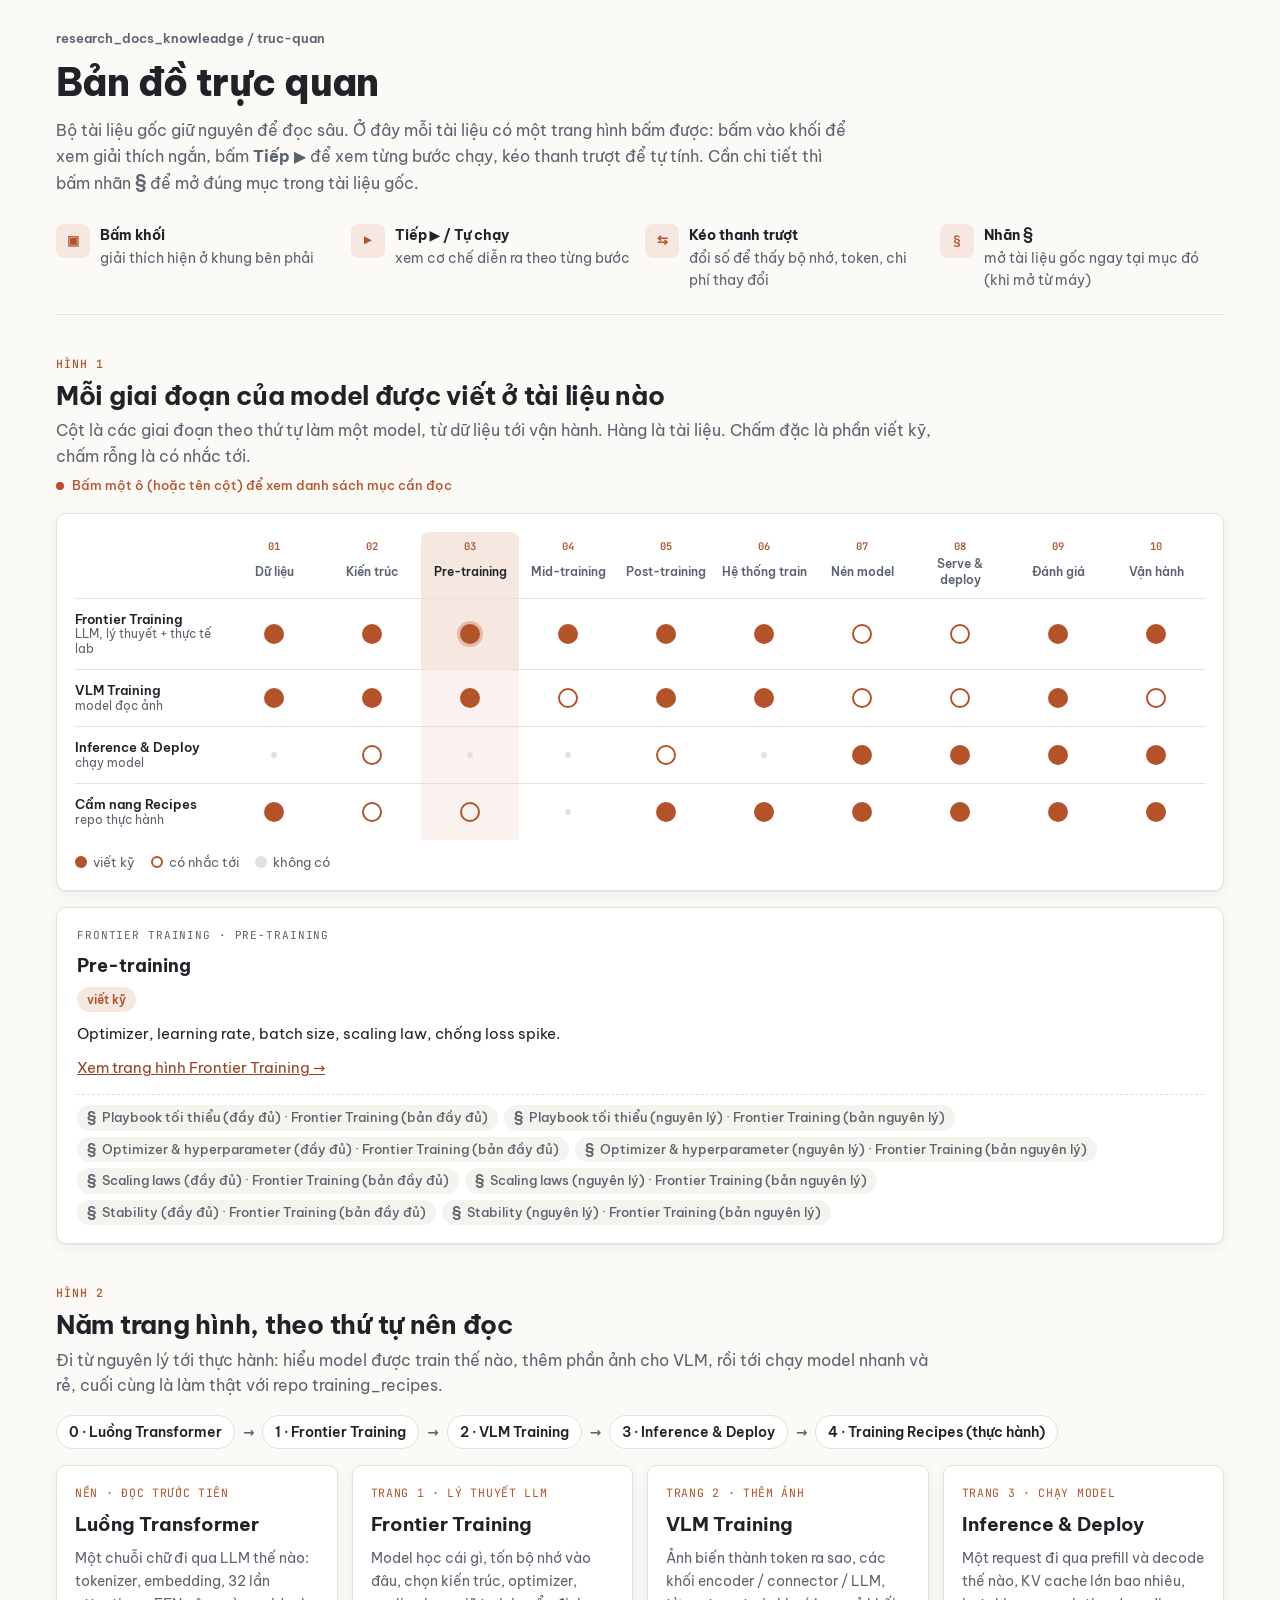
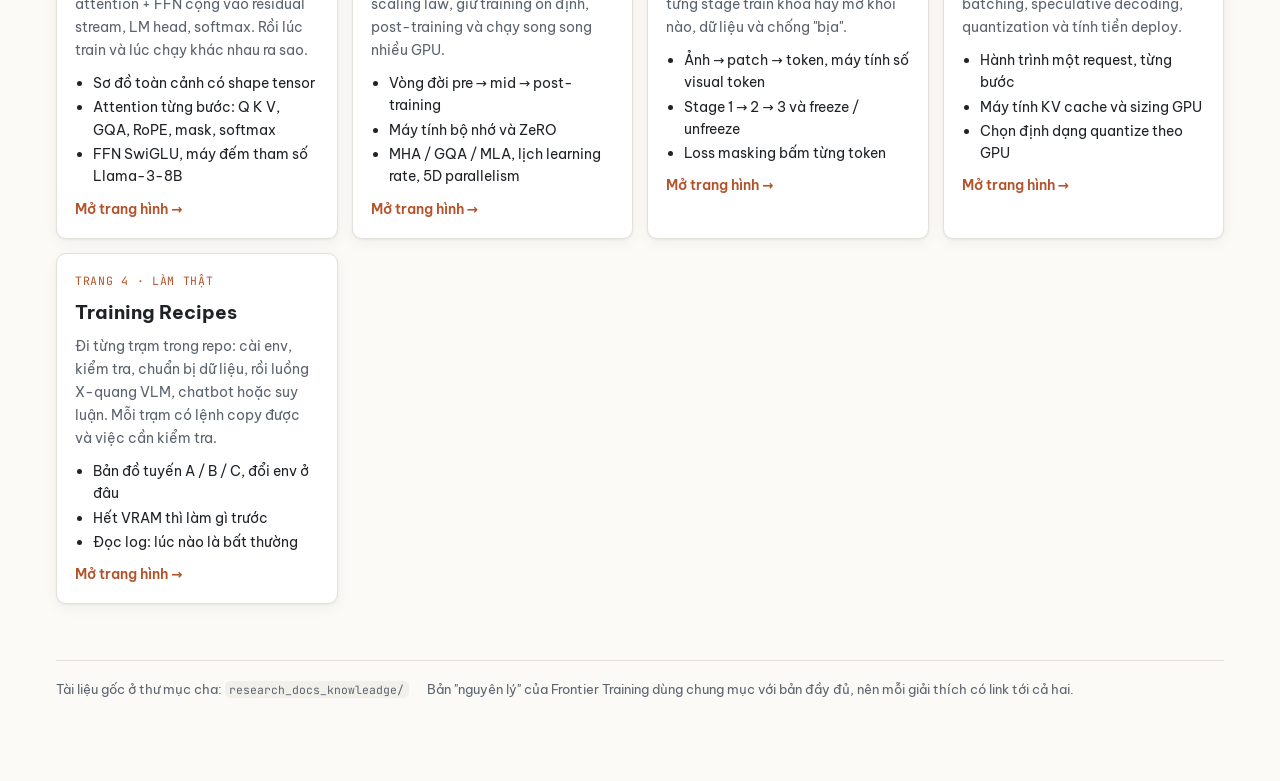
<file: truc-quan/index.html>
<!doctype html>
<html lang="vi">
<head>
<meta charset="utf-8">
<meta name="viewport" content="width=device-width, initial-scale=1, viewport-fit=cover">
<title>Bản đồ trực quan LLM</title>
<meta name="claude:viewport-fit-sides" content="cover">
<link rel="preconnect" href="https://fonts.googleapis.com">
<link rel="stylesheet" href="https://fonts.googleapis.com/css2?family=Be+Vietnam+Pro:wght@400;500;600;700;800&family=JetBrains+Mono:wght@400;500&display=swap">
<link rel="stylesheet" href="shared.css">
<style>
/* Trang chủ: ma trận "giai đoạn × tài liệu" bấm được + 4 thẻ trang hình + lộ trình đọc */
.how{display:grid;grid-template-columns:repeat(auto-fit,minmax(210px,1fr));gap:10px;margin-top:18px}
.how div{display:grid;grid-template-columns:auto 1fr;gap:10px;align-items:start;font-size:13.5px;color:var(--muted)}
.how b{color:var(--text);display:block;font-size:14px}
.how .ic{width:34px;height:34px;border-radius:8px;display:grid;place-items:center;font-family:var(--mono);font-weight:600;font-size:13px;background:var(--accent-soft);color:var(--accent)}

.matrix{display:grid;grid-template-columns:150px repeat(10,minmax(74px,1fr));min-width:920px;gap:0}
.matrix .mh{font-size:12px;font-weight:600;line-height:1.3;padding:8px 6px 10px;text-align:center;color:var(--muted);
  border:0;background:none;cursor:pointer;font-family:var(--font);border-radius:8px 8px 0 0;display:grid;gap:3px;justify-items:center}
.matrix .mh .num{font-family:var(--mono);font-size:10.5px;color:var(--accent)}
.matrix .mh:hover,.matrix .mh.is-col{color:var(--text);background:var(--accent-soft)}
.matrix .rl{font-size:13px;font-weight:600;padding:12px 10px 12px 0;border-top:1px solid var(--border);display:grid;align-content:center;line-height:1.3}
.matrix .rl small{display:block;font-weight:400;color:var(--muted);font-size:11.5px}
.matrix .cell{border:0;border-top:1px solid var(--border);background:none;cursor:pointer;display:grid;place-items:center;padding:10px 0;min-height:56px}
.matrix .cell.is-col{background:color-mix(in srgb,var(--accent-soft) 55%,transparent)}
.matrix .cell:hover .dot{transform:scale(1.18)}
.matrix .cell.is-active{background:var(--accent-soft)}
.matrix .cell.is-active .dot{box-shadow:0 0 0 3px color-mix(in srgb,var(--accent) 30%,transparent)}
.dot{width:20px;height:20px;border-radius:50%;transition:transform .15s}
.dot.l2{background:var(--accent)}
.dot.l1{background:transparent;border:2.5px solid var(--accent)}
.dot.l0{width:6px;height:6px;background:var(--border)}
.mlegend{display:flex;gap:16px;flex-wrap:wrap;font-size:12.5px;color:var(--muted);margin-top:12px}
.mlegend span{display:inline-flex;align-items:center;gap:6px}
.mlegend .dot{width:12px;height:12px}

.cards{display:grid;grid-template-columns:repeat(auto-fit,minmax(255px,1fr));gap:14px}
.card{display:grid;gap:10px;align-content:start;background:var(--surface);border:1.5px solid var(--border);border-radius:var(--r);padding:18px;text-decoration:none;color:inherit;box-shadow:var(--shadow);transition:border-color .15s,transform .15s}
.card:hover{border-color:var(--accent);transform:translateY(-2px)}
.card .step{font-family:var(--mono);font-size:11.5px;color:var(--accent);letter-spacing:.06em;text-transform:uppercase}
.card h3{font-size:19px;font-weight:700}
.card p{font-size:14px;color:var(--muted)}
.card ul{margin:0;padding-left:18px;font-size:13.5px;display:grid;gap:2px}
.card .go{font-size:13.5px;font-weight:600;color:var(--accent)}
.route{display:flex;flex-wrap:wrap;align-items:center;gap:8px;font-size:13.5px}
.route span.r{padding:5px 12px;border-radius:999px;background:var(--surface);border:1px solid var(--border);font-weight:600}
</style>
</head>
<body>
<div class="wrap">
  <header class="top">
    <span class="crumb">research_docs_knowleadge / truc-quan</span>
    <h1>Bản đồ trực quan</h1>
    <p class="lead">Bộ tài liệu gốc giữ nguyên để đọc sâu. Ở đây mỗi tài liệu có một trang hình bấm được: bấm vào khối để xem giải thích ngắn, bấm <b>Tiếp ▶</b> để xem từng bước chạy, kéo thanh trượt để tự tính. Cần chi tiết thì bấm nhãn <b>§</b> để mở đúng mục trong tài liệu gốc.</p>
    <div class="how">
      <div><span class="ic">▣</span><p><b>Bấm khối</b>giải thích hiện ở khung bên phải</p></div>
      <div><span class="ic">▶</span><p><b>Tiếp ▶ / Tự chạy</b>xem cơ chế diễn ra theo từng bước</p></div>
      <div><span class="ic">⇆</span><p><b>Kéo thanh trượt</b>đổi số để thấy bộ nhớ, token, chi phí thay đổi</p></div>
      <div><span class="ic">§</span><p><b>Nhãn §</b>mở tài liệu gốc ngay tại mục đó (khi mở từ máy)</p></div>
    </div>
  </header>

  <section class="viz" id="ma-tran">
    <div class="viz-head">
      <span class="fig">Hình 1</span>
      <h2>Mỗi giai đoạn của model được viết ở tài liệu nào</h2>
      <p class="sub">Cột là các giai đoạn theo thứ tự làm một model, từ dữ liệu tới vận hành. Hàng là tài liệu. Chấm đặc là phần viết kỹ, chấm rỗng là có nhắc tới.</p>
      <span class="hint">Bấm một ô (hoặc tên cột) để xem danh sách mục cần đọc</span>
    </div>
    <div class="viz-grid wide" id="mx">
      <div class="canvas"><div class="matrix" id="matrix"></div>
        <div class="mlegend"><span><i class="dot l2"></i>viết kỹ</span><span><i class="dot l1"></i>có nhắc tới</span><span><i class="dot l0"></i>không có</span></div>
      </div>
      <aside class="panel" data-panel aria-live="polite"></aside>
    </div>
  </section>

  <section class="viz" id="trang-hinh">
    <div class="viz-head">
      <span class="fig">Hình 2</span>
      <h2>Năm trang hình, theo thứ tự nên đọc</h2>
      <p class="sub">Đi từ nguyên lý tới thực hành: hiểu model được train thế nào, thêm phần ảnh cho VLM, rồi tới chạy model nhanh và rẻ, cuối cùng là làm thật với repo training_recipes.</p>
    </div>
    <div class="route" aria-label="Lộ trình đọc">
      <span class="r">0 · Luồng Transformer</span><span class="arrow">→</span>
      <span class="r">1 · Frontier Training</span><span class="arrow">→</span>
      <span class="r">2 · VLM Training</span><span class="arrow">→</span>
      <span class="r">3 · Inference &amp; Deploy</span><span class="arrow">→</span>
      <span class="r">4 · Training Recipes (thực hành)</span>
    </div>
    <div class="cards">
      <a class="card" href="transformer.html">
        <span class="step">Nền · đọc trước tiên</span>
        <h3>Luồng Transformer</h3>
        <p>Một chuỗi chữ đi qua LLM thế nào: tokenizer, embedding, 32 lần attention + FFN cộng vào residual stream, LM head, softmax. Rồi lúc train và lúc chạy khác nhau ra sao.</p>
        <ul><li>Sơ đồ toàn cảnh có shape tensor</li><li>Attention từng bước: Q K V, GQA, RoPE, mask, softmax</li><li>FFN SwiGLU, máy đếm tham số Llama-3-8B</li></ul>
        <span class="go">Mở trang hình →</span>
      </a>
      <a class="card" href="frontier-training.html">
        <span class="step">Trang 1 · lý thuyết LLM</span>
        <h3>Frontier Training</h3>
        <p>Model học cái gì, tốn bộ nhớ vào đâu, chọn kiến trúc, optimizer, scaling law, giữ training ổn định, post-training và chạy song song nhiều GPU.</p>
        <ul><li>Vòng đời pre → mid → post-training</li><li>Máy tính bộ nhớ và ZeRO</li><li>MHA / GQA / MLA, lịch learning rate, 5D parallelism</li></ul>
        <span class="go">Mở trang hình →</span>
      </a>
      <a class="card" href="vlm-training.html">
        <span class="step">Trang 2 · thêm ảnh</span>
        <h3>VLM Training</h3>
        <p>Ảnh biến thành token ra sao, các khối encoder / connector / LLM, từng stage train khoá hay mở khối nào, dữ liệu và chống "bịa".</p>
        <ul><li>Ảnh → patch → token, máy tính số visual token</li><li>Stage 1 → 2 → 3 và freeze / unfreeze</li><li>Loss masking bấm từng token</li></ul>
        <span class="go">Mở trang hình →</span>
      </a>
      <a class="card" href="inference-deploy.html">
        <span class="step">Trang 3 · chạy model</span>
        <h3>Inference &amp; Deploy</h3>
        <p>Một request đi qua prefill và decode thế nào, KV cache lớn bao nhiêu, batching, speculative decoding, quantization và tính tiền deploy.</p>
        <ul><li>Hành trình một request, từng bước</li><li>Máy tính KV cache và sizing GPU</li><li>Chọn định dạng quantize theo GPU</li></ul>
        <span class="go">Mở trang hình →</span>
      </a>
      <a class="card" href="training-recipes.html">
        <span class="step">Trang 4 · làm thật</span>
        <h3>Training Recipes</h3>
        <p>Đi từng trạm trong repo: cài env, kiểm tra, chuẩn bị dữ liệu, rồi luồng X-quang VLM, chatbot hoặc suy luận. Mỗi trạm có lệnh copy được và việc cần kiểm tra.</p>
        <ul><li>Bản đồ tuyến A / B / C, đổi env ở đâu</li><li>Hết VRAM thì làm gì trước</li><li>Đọc log: lúc nào là bất thường</li></ul>
        <span class="go">Mở trang hình →</span>
      </a>
    </div>
  </section>

  <footer class="foot">
    <span>Tài liệu gốc ở thư mục cha: <code>research_docs_knowleadge/</code></span>
    <span>Bản "nguyên lý" của Frontier Training dùng chung mục với bản đầy đủ, nên mỗi giải thích có link tới cả hai.</span>
  </footer>
</div>

<script src="shared.js"></script>
<script>
(function () {
  const STAGES = [
    ['du-lieu', 'Dữ liệu'], ['kien-truc', 'Kiến trúc'], ['pretrain', 'Pre-training'], ['midtrain', 'Mid-training'],
    ['posttrain', 'Post-training'], ['he-thong', 'Hệ thống train'], ['nen', 'Nén model'], ['serve', 'Serve & deploy'],
    ['danh-gia', 'Đánh giá'], ['van-hanh', 'Vận hành']
  ];
  const ROWS = [
    { key: 'frontier', label: 'Frontier Training', sub: 'LLM, lý thuyết + thực tế lab', page: 'frontier-training.html' },
    { key: 'vlm', label: 'VLM Training', sub: 'model đọc ảnh', page: 'vlm-training.html' },
    { key: 'inference', label: 'Inference & Deploy', sub: 'chạy model', page: 'inference-deploy.html' },
    { key: 'camnang', label: 'Cẩm nang Recipes', sub: 'repo thực hành', page: 'training-recipes.html' }
  ];
  // [mức độ, [[anchor, nhãn], ...], ghi chú]   mức: 2 = viết kỹ, 1 = có nhắc, 0 = không
  const C = {
    frontier: {
      'du-lieu': [2, [['d-data-h', 'Data curation & pre-training'], ['dt-web-pipeline', 'Pipeline web data'], ['dt-dedup-theory', 'Dedup'], ['dt-mixture-opt', 'Tối ưu tỉ lệ trộn']], 'Chọn, lọc, khử trùng và trộn dữ liệu pre-train.'],
      'kien-truc': [2, [['a-architecture-h', 'Architecture & set-up'], ['t-transformer-math', 'Transformer block'], ['a-attention', 'MHA / MQA / GQA / MLA'], ['b-moe', 'MoE']], 'Dense hay MoE, attention, positional encoding, hybrid.'],
      'pretrain': [2, [['a-playbook-h', 'Playbook tối thiểu'], ['c-optimizers-h', 'Optimizer & hyperparameter'], ['c-scaling-laws', 'Scaling laws'], ['b-stability-h', 'Stability']], 'Optimizer, learning rate, batch size, scaling law, chống loss spike.'],
      'midtrain': [2, [['d-midtraining-h', 'Mid-training'], ['d-long-context', 'Long-context stage'], ['dt-context-extension', 'PI / NTK / YaRN / ABF']], 'Mở rộng context, annealing, distilled reasoning.'],
      'posttrain': [2, [['d-posttraining-h', 'Post-training'], ['e-sft', 'SFT'], ['e-po', 'Preference optimization'], ['pt-grpo-variants', 'GRPO và các bản sửa']], 'SFT → preference → RL, chat template, packing.'],
      'he-thong': [2, [['s-systems-h', 'Training systems optimization'], ['t-memory-anatomy', 'Memory anatomy'], ['s-zero-fsdp', 'ZeRO / FSDP'], ['s-5d-parallelism', '5D parallelism']], 'Bộ nhớ, mixed precision, DP / TP / PP / CP / EP.'],
      'nen': [1, [['pt-opt-peft', 'LoRA & QLoRA'], ['ar-kv-inference', 'KV cache và kiến trúc vì inference']], 'Chỉ nhắc khía cạnh liên quan tới training.'],
      'serve': [1, [['ar-kv-inference', 'KV cache và lựa chọn kiến trúc'], ['f-multi-client', 'Scale inference cho RL']], 'Nhắc inference ở góc nhìn kiến trúc và RL.'],
      'danh-gia': [2, [['a-eval-criteria', 'Chọn eval'], ['d-evals', 'Evals post-training'], ['op-downstream', 'Từ loss tới năng lực']], 'Chọn eval cho ablation và post-training.'],
      'van-hanh': [2, [['f-marathon-h', 'Training marathon'], ['f-usual-suspects', 'Thủ phạm quen thuộc'], ['ar-monitoring', 'Monitoring']], 'Chạy đợt train dài: throughput tụt, loss nhiễu, lỗi seed.']
    },
    vlm: {
      'du-lieu': [2, [['v-data-h', 'Data cho VLM'], ['v2-mixture', 'Data mixture'], ['v2-filtering', 'Lọc dữ liệu ảnh']], 'Caption, interleaved, OCR, grounding, video, instruction.'],
      'kien-truc': [2, [['v-three-blocks', 'Kiến trúc 3 khối'], ['v-encoders-h', 'Vision encoder'], ['v-connectors-h', 'Connector & độ phân giải']], 'Encoder, connector, xử lý ảnh độ phân giải cao.'],
      'pretrain': [2, [['v2-stage1', 'Stage 1 alignment'], ['v2-stage2', 'Stage 2 multimodal pre-training']], 'Dạy projector "dịch" ảnh, rồi nạp kiến thức thị giác.'],
      'midtrain': [1, [['v2-longctx-video', 'Long-context, multi-image, video']], 'Stage kéo dài context cho nhiều ảnh và video.'],
      'posttrain': [2, [['v2-stage3', 'Stage 3 instruction tuning'], ['v-post-h', 'Post-training VLM'], ['v2-hallucination', 'Object hallucination']], 'SFT, giảm "bịa", RL có reward kiểm chứng.'],
      'he-thong': [2, [['v-systems-h', 'Training systems cho VLM'], ['v3-freezing', 'Freeze từng phần'], ['v3-imbalance', 'Load imbalance']], 'FLOPs, memory, packing, song song encoder và LLM.'],
      'nen': [1, [['v-token-reduction', 'Giảm số visual token']], 'Nén ở phía token ảnh.'],
      'serve': [1, [['v3-inference-cost', 'Visual token làm prefill phình to'], ['v3-infer-opt', 'Tăng tốc inference VLM']], 'Chi phí inference riêng của VLM.'],
      'danh-gia': [2, [['v-eval-h', 'Evaluation VLM'], ['v3-bench-families', 'Nhóm benchmark'], ['v3-eval-pitfalls', 'Bẫy khi đánh giá']], 'Benchmark nào đo gì và bẫy hay gặp.'],
      'van-hanh': [1, [['v3-mistakes', 'Lỗi hay gặp'], ['v3-dataloader-debug', 'Chẩn đoán nghẽn dataloader']], 'Lỗi thực tế khi train VLM.']
    },
    inference: {
      'du-lieu': [0, [], ''],
      'kien-truc': [1, [['i-foundations-h', 'Nền tảng inference'], ['i-kv-size', 'Công thức KV cache']], 'Kiến trúc nhìn từ phía chạy model.'],
      'pretrain': [0, [], ''],
      'midtrain': [0, [], ''],
      'posttrain': [1, [['i2-kd-theory', 'Knowledge distillation'], ['i2-qat', 'PTQ vs QAT']], 'Distillation và QAT là bước train thêm.'],
      'he-thong': [0, [], ''],
      'nen': [2, [['i-quant-h', 'Quantization'], ['i-compress-h', 'Pruning & distillation'], ['i2-opt-decision', 'Nên quantize, prune hay distill?']], 'INT / FP8 / NVFP4, GPTQ, AWQ, pruning, distillation.'],
      'serve': [2, [['i-serving-h', 'Serving systems'], ['i-spec-h', 'Speculative decoding'], ['i-deploy-h', 'Deploy thực tế']], 'Batching, PagedAttention, prefix cache, sizing, chi phí.'],
      'danh-gia': [2, [['i-eval-h', 'Evaluation chuyên sâu'], ['i3-eval-stats', 'Thống kê cho eval'], ['i3-regression-eval', 'Regression eval khi deploy']], 'pass@k, LLM-judge, khoảng tin cậy, contamination.'],
      'van-hanh': [2, [['i3-observability', 'Observability'], ['i3-checklist', 'Production checklist'], ['i3-autoscaling', 'Autoscaling & routing']], 'Theo dõi gì khi chạy production.']
    },
    camnang: {
      'du-lieu': [2, [['b-data-overview-h', 'Dữ liệu là bước số 0'], ['b-r00-h', 'Recipe 00'], ['b-docs01-h', 'Định dạng & chat template'], ['b-docs18-h', 'An toàn y khoa']], 'CSV / Excel / DICOM / PDF → dữ liệu sạch, chia theo bệnh nhân.'],
      'kien-truc': [1, [['c-choose-h', 'Chọn phương pháp'], ['d-vlm-h', 'Recipe 03 SFT VLM']], 'Chọn model nền và phương pháp, không đi sâu kiến trúc.'],
      'pretrain': [1, [['d-cpt-h', 'Recipe 01 CPT'], ['c-hparams-h', 'Hyperparameter cheat sheet']], 'Continued pretraining từ văn bản thô.'],
      'midtrain': [0, [], ''],
      'posttrain': [2, [['d-sft-h', 'Recipe 02 SFT'], ['e-map-h', 'Bản đồ nhóm sau SFT'], ['e-r04-h', 'Recipe 04 DPO…'], ['e-r05-h', 'Recipe 05 GRPO']], 'SFT, DPO, GRPO, distillation, reward model, verl.'],
      'he-thong': [2, [['f-memory-h', 'Memory math'], ['g-docs09-h', 'Parallelism decision guide'], ['g-docs04-h', 'DDP / ZeRO / FSDP2'], ['h-multinode-h', 'Multi-node']], 'Ước lượng VRAM, chọn kiểu song song, SLURM.'],
      'nen': [2, [['i-merge-h', 'Recipe 07 merge & export'], ['i-quant-h', 'Recipe 08 quantization'], ['i-quant-theory-h', 'Lý thuyết quantization']], 'Merge LoRA, xuất GGUF / FP8 / NVFP4, quantize.'],
      'serve': [2, [['j-r10-h', 'Recipe 10 inference'], ['j-r19-h', 'Recipe 19 tối ưu inference'], ['k-overview-h', 'Docker, chia GPU & K8s']], 'vLLM, SGLang, profile, deploy bằng Docker / K8s.'],
      'danh-gia': [2, [['j-d15-h', 'Giao thức đánh giá'], ['j-r11-h', 'Recipe 11 evaluation']], 'Metric có khoảng tin cậy, so cặp, LLM-judge local.'],
      'van-hanh': [2, [['f-trouble-h', 'Troubleshooting'], ['k-sharing-h', 'Các cách chia GPU'], ['a-update-h', 'Giữ repo cập nhật']], 'OOM, NaN, NCCL, chia GPU, nâng version.']
    }
  };

  const mx = document.getElementById('matrix');
  let html = '<div></div>' + STAGES.map(([k, t], i) => `<button class="mh" data-col="${k}"><span class="num">${String(i + 1).padStart(2, '0')}</span>${t}</button>`).join('');
  ROWS.forEach((r) => {
    html += `<div class="rl">${r.label}<small>${r.sub}</small></div>`;
    STAGES.forEach(([s, t]) => {
      const lv = C[r.key][s][0];
      html += `<button class="cell" data-k="${r.key}|${s}" data-col="${s}" aria-label="${r.label} – ${t}"><span class="dot l${lv}"></span></button>`;
    });
  });
  mx.innerHTML = html;

  const stageName = Object.fromEntries(STAGES);
  const docKeyFor = (r) => r;
  const items = {};
  ROWS.forEach((r) => STAGES.forEach(([s, t]) => {
    const [lv, links, note] = C[r.key][s];
    const docs = [];
    links.forEach(([a, l]) => {
      docs.push([docKeyFor(r.key), a, l + (r.key === 'frontier' ? ' (đầy đủ)' : '')]);
      if (r.key === 'frontier') docs.push(['nguyenly', a, l + ' (nguyên lý)']);
    });
    items[r.key + '|' + s] = {
      eyebrow: r.label + ' · ' + t,
      title: lv === 0 ? 'Tài liệu này không bàn giai đoạn ' + t.toLowerCase() : t,
      chips: [[lv === 2 ? 'viết kỹ' : lv === 1 ? 'có nhắc tới' : 'không có', lv === 2 ? 'accent' : lv === 1 ? 'warn' : '']],
      html: (note ? `<p>${note}</p>` : '<p>Xem các tài liệu khác ở cùng cột.</p>') +
        (lv ? `<p><a href="${r.page}">Xem trang hình ${r.label} →</a></p>` : ''),
      doc: docs
    };
  }));

  const ex = TQ.explorer(document.getElementById('mx'), items, {
    initial: 'frontier|pretrain',
    onShow: (k) => {
      const col = k.split('|')[1];
      mx.querySelectorAll('[data-col]').forEach((el) => el.classList.toggle('is-col', el.dataset.col === col));
    }
  });

  // bấm tên cột → gộp mọi tài liệu của giai đoạn đó
  const panel = document.querySelector('#mx [data-panel]');
  mx.querySelectorAll('.mh').forEach((b) => b.addEventListener('click', () => {
    const s = b.dataset.col;
    mx.querySelectorAll('.cell').forEach((c) => { c.classList.remove('is-active'); c.setAttribute('aria-pressed', 'false'); });
    mx.querySelectorAll('[data-col]').forEach((el) => el.classList.toggle('is-col', el.dataset.col === s));
    let out = `<div class="p-eyebrow">Cả cột · ${stageName[s]}</div><h3>Đọc gì cho giai đoạn ${stageName[s].toLowerCase()}</h3>`;
    ROWS.forEach((r) => {
      const [lv, links, note] = C[r.key][s];
      if (!lv) return;
      out += `<div style="display:grid;gap:6px;padding-top:8px;border-top:1px solid var(--border)"><b>${r.label}</b>` +
        (note ? `<p>${note}</p>` : '') +
        `<div class="doc-links" style="border:0;padding:0;margin:0">${links.map(([a, l]) => TQ.docLink(r.key, a, l)).join('')}</div>` +
        `<a href="${r.page}" style="font-size:13px">Trang hình ${r.label} →</a></div>`;
    });
    panel.innerHTML = out;
  }));
})();
</script>
</body>
</html>
</file>
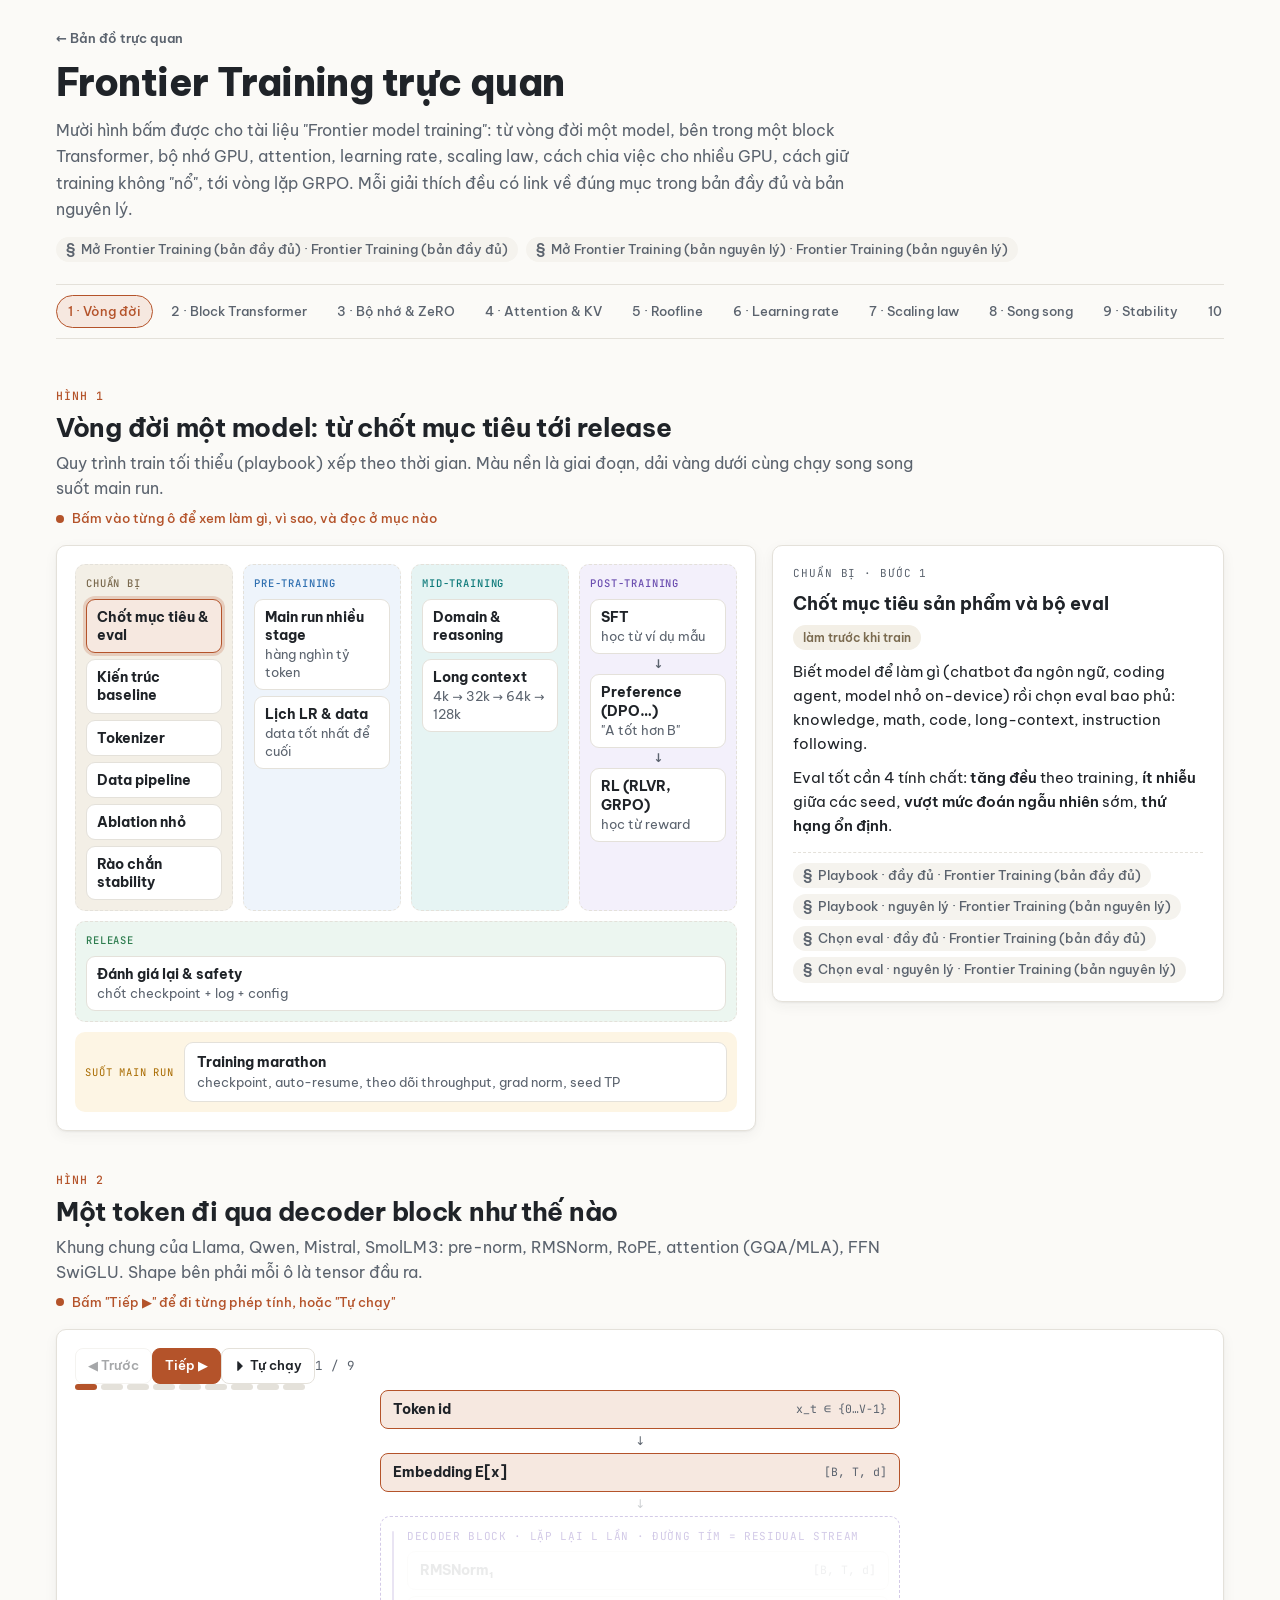
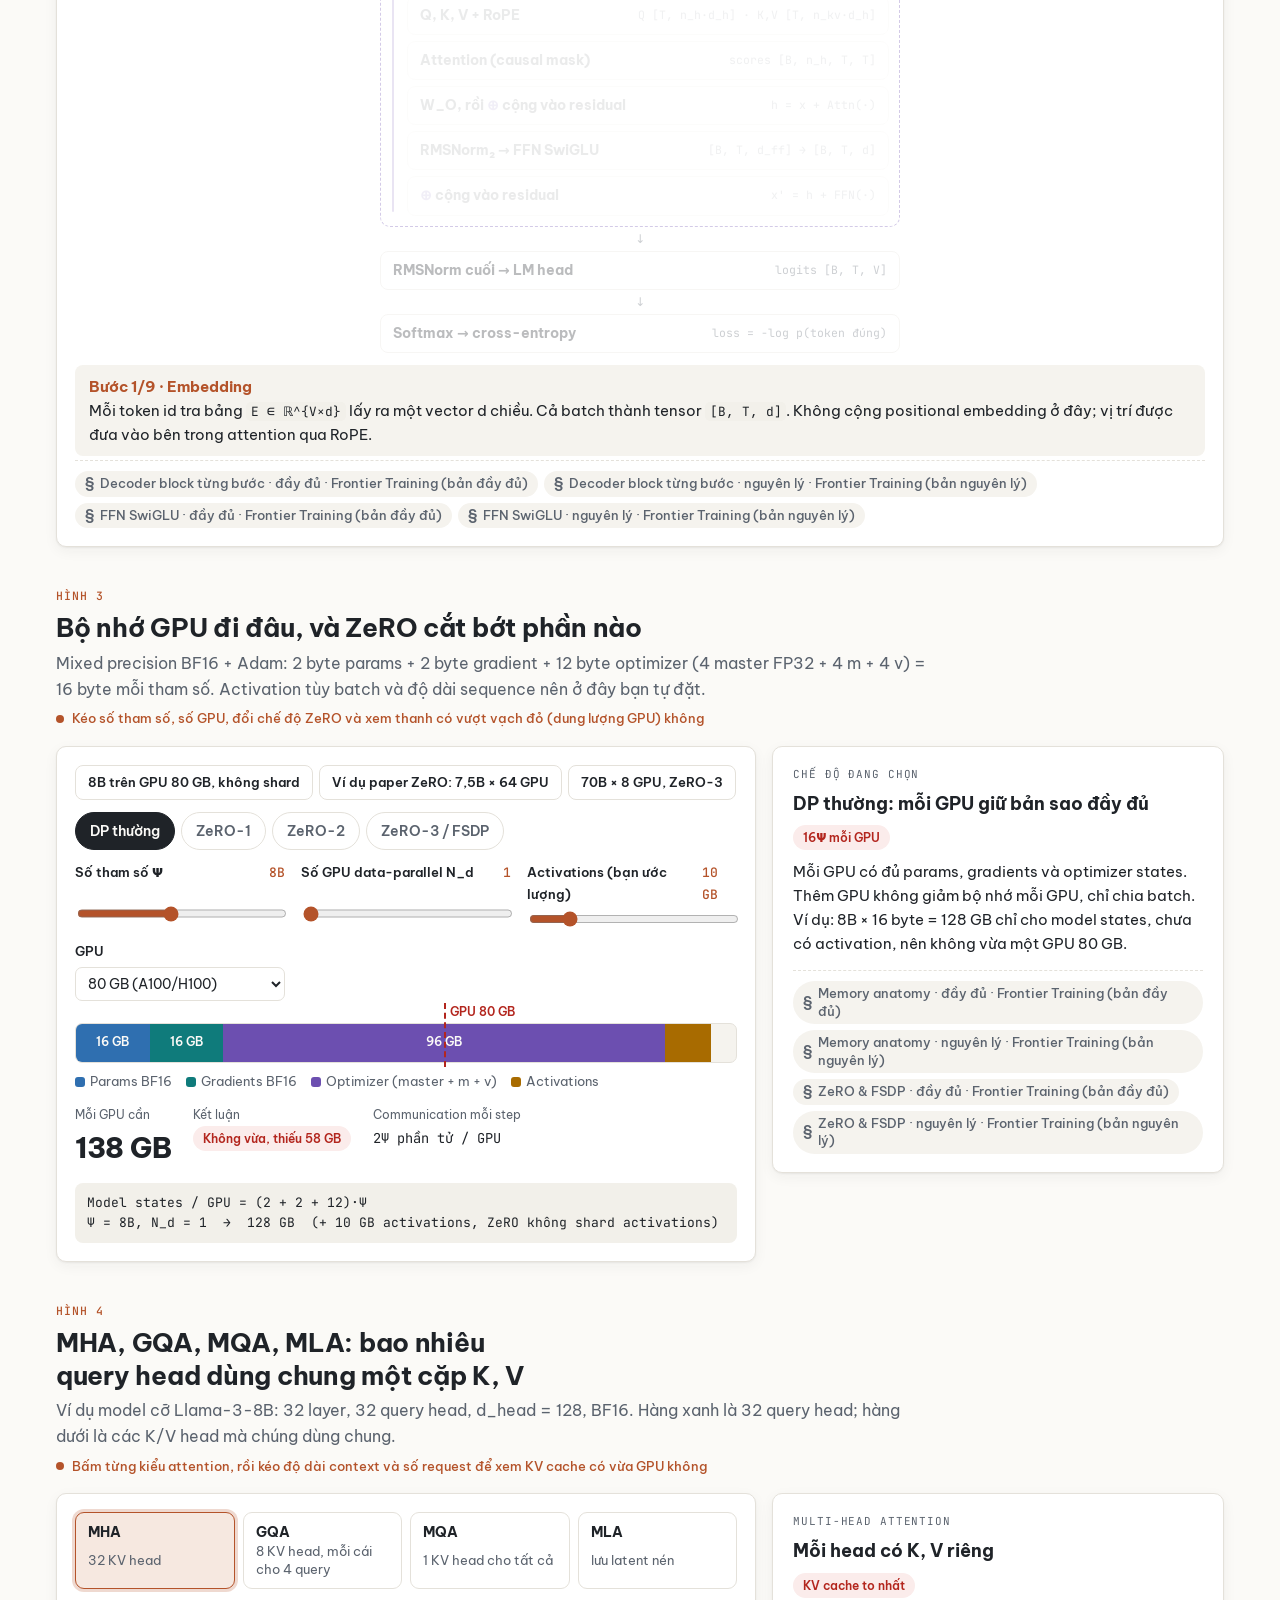
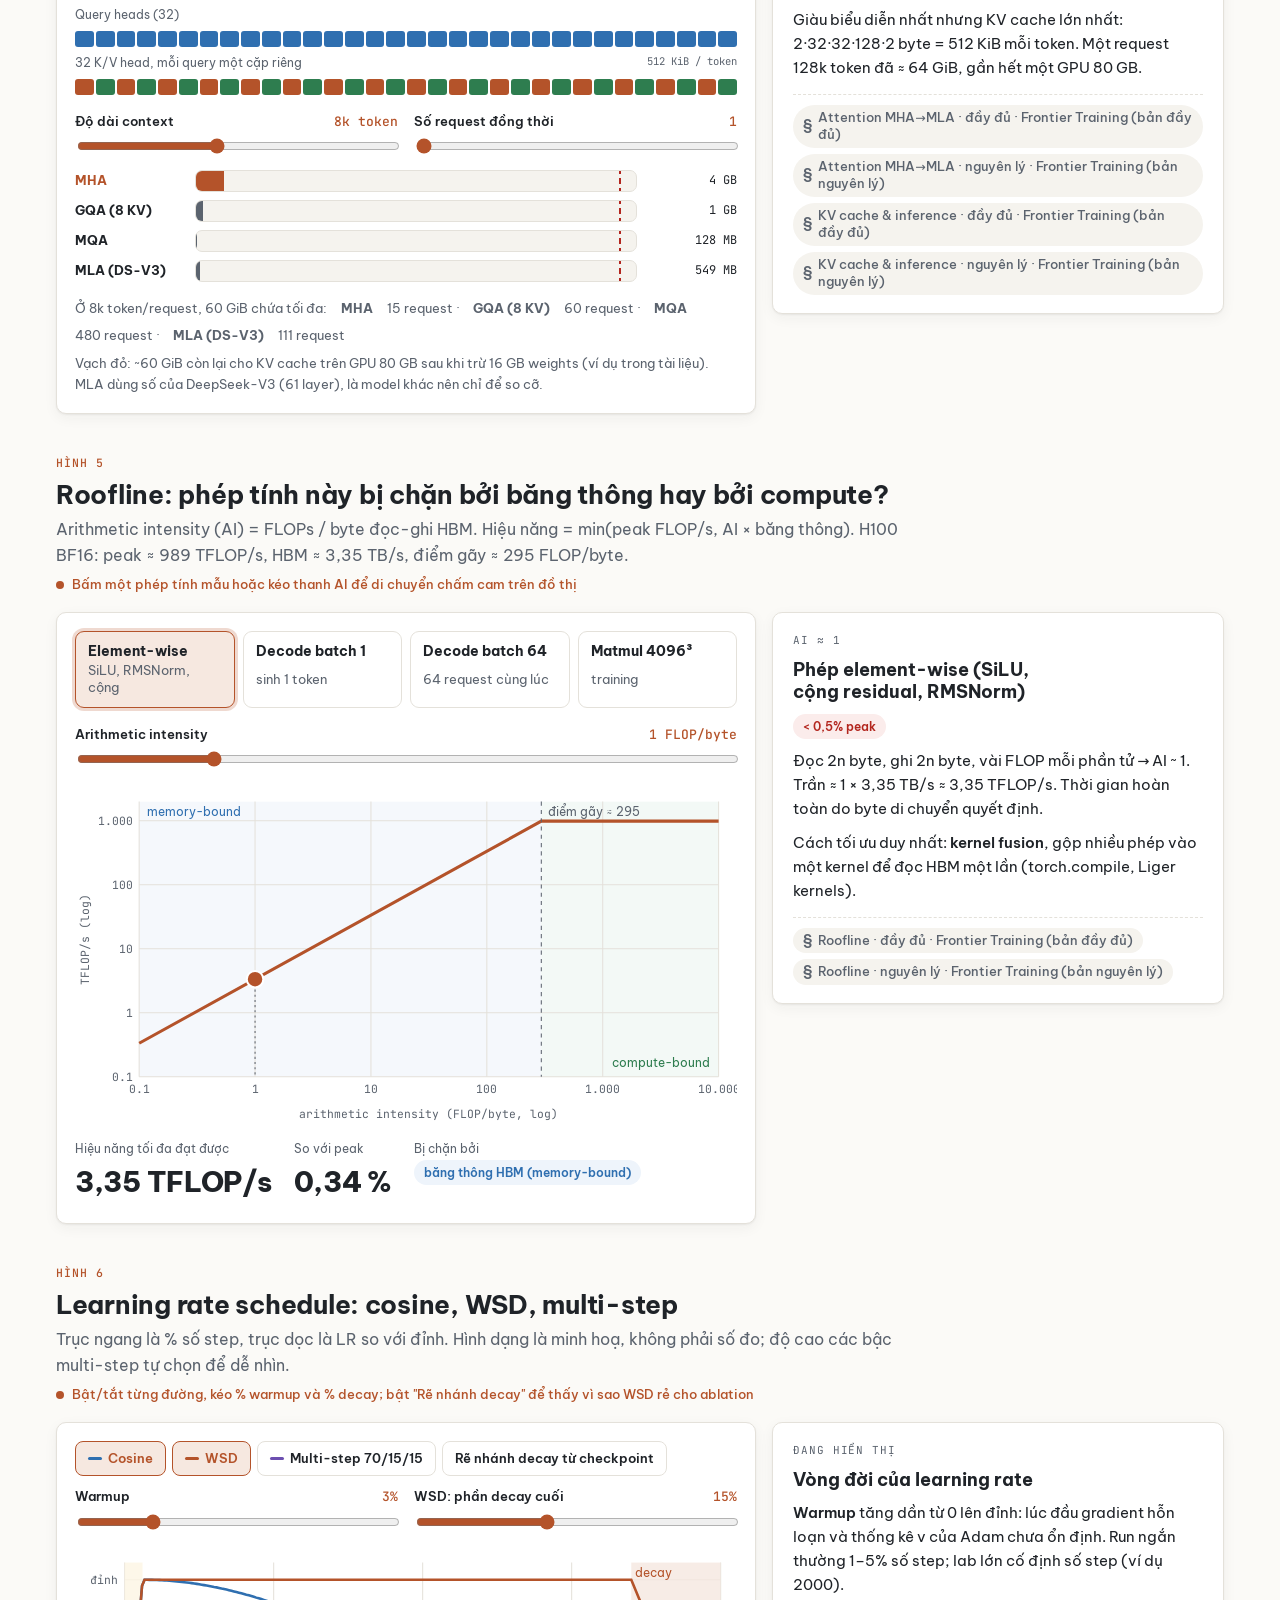
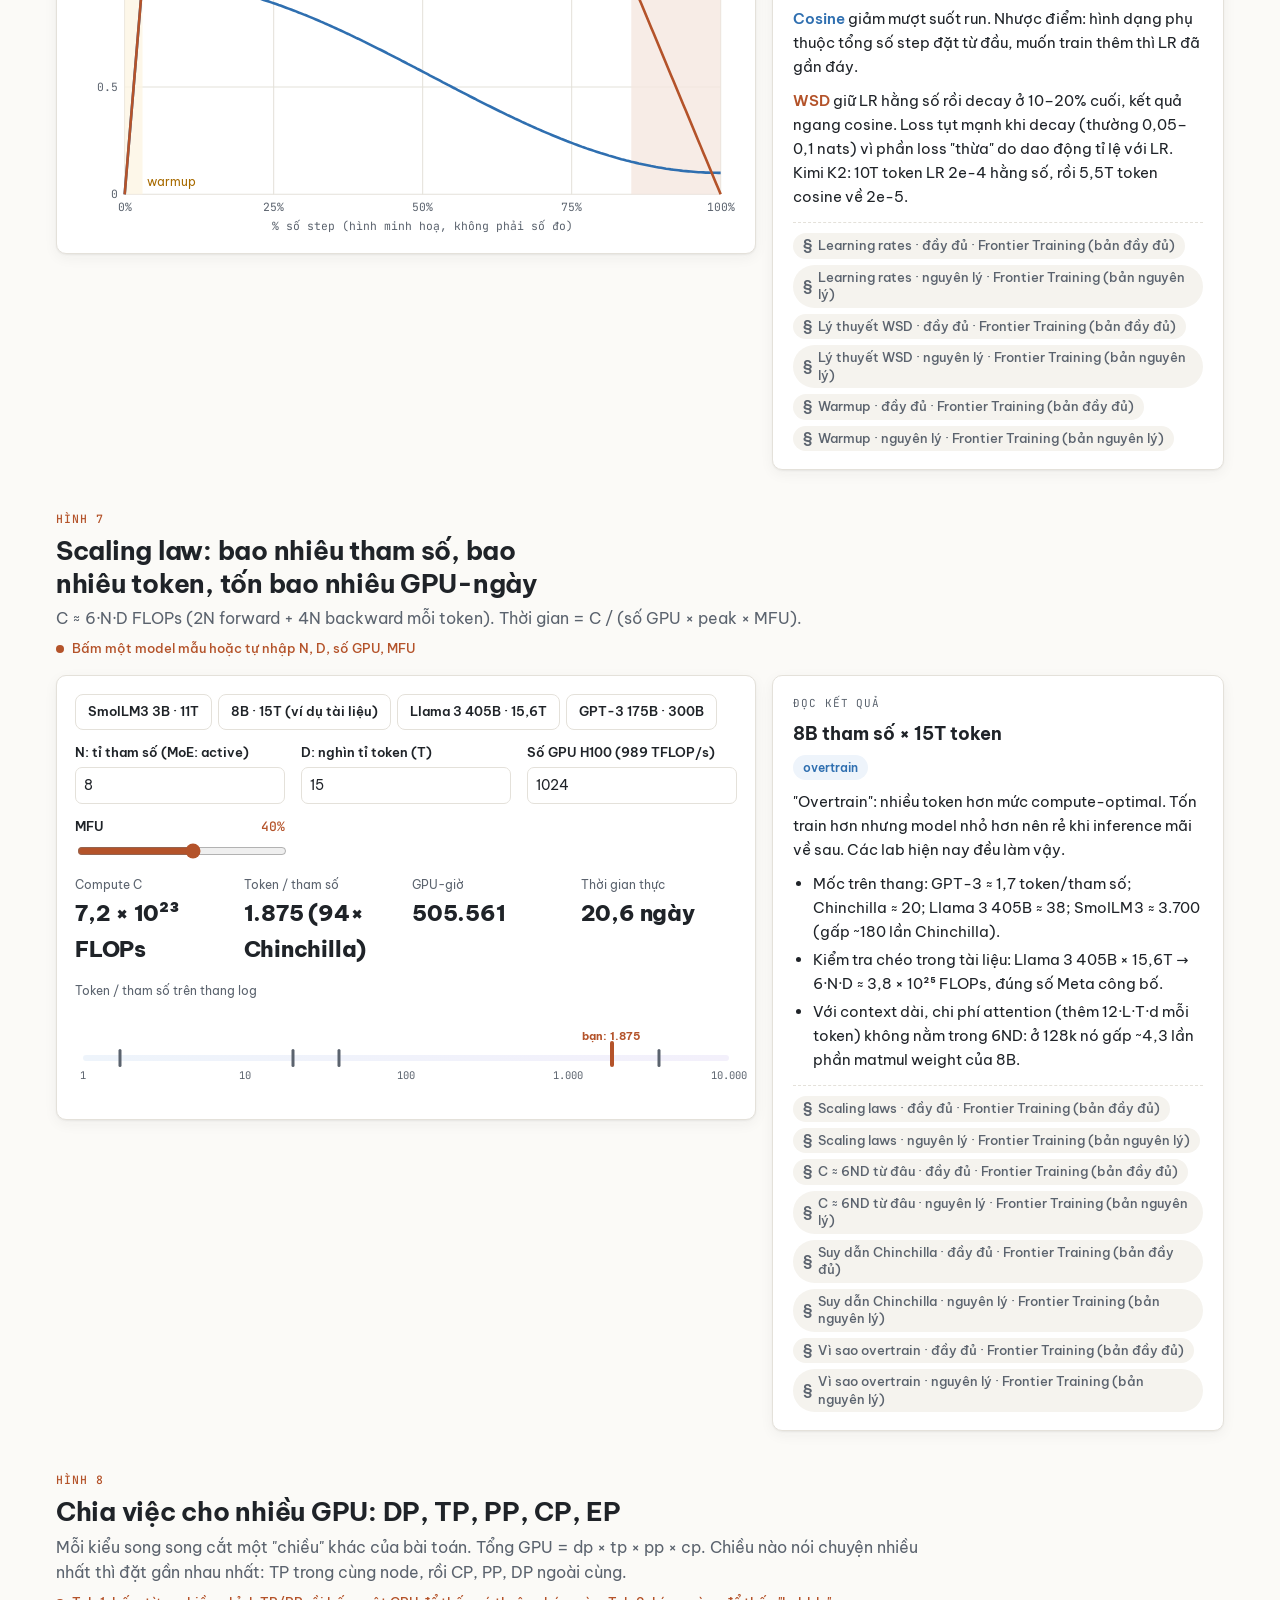
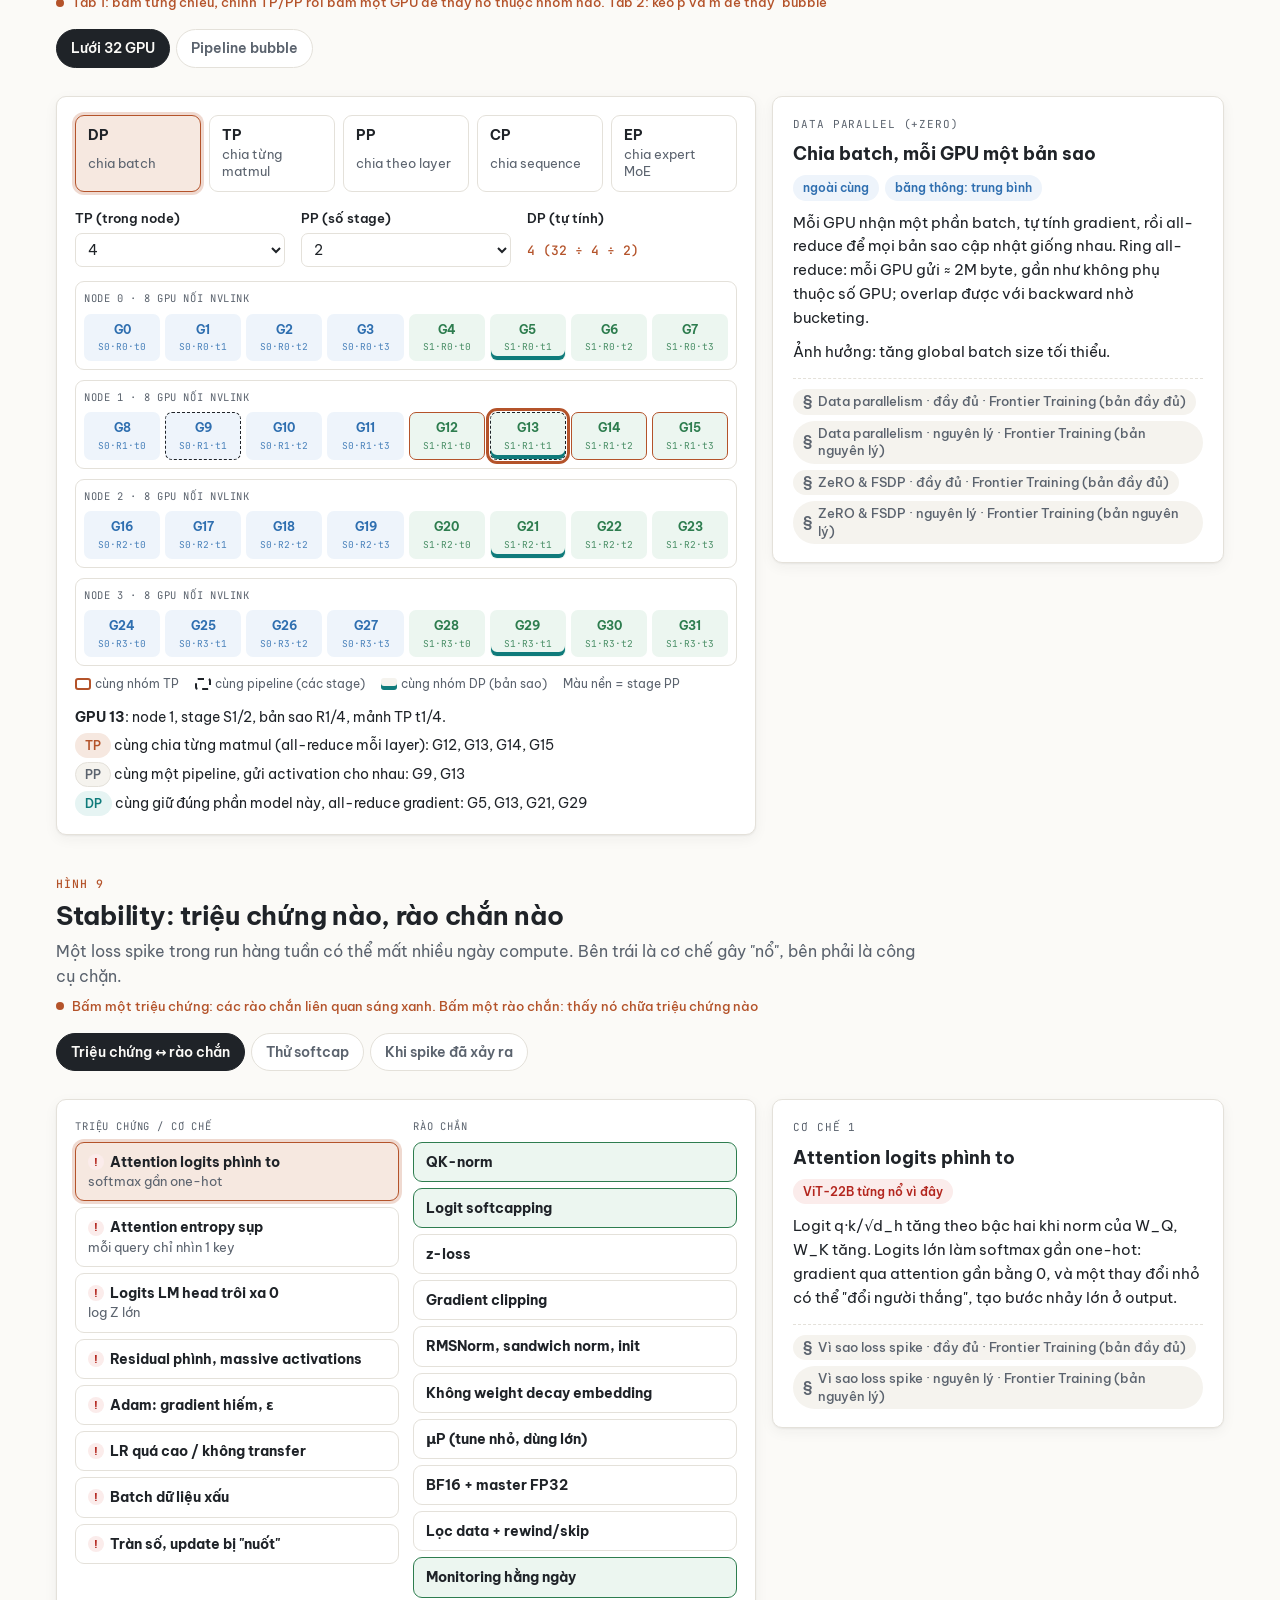
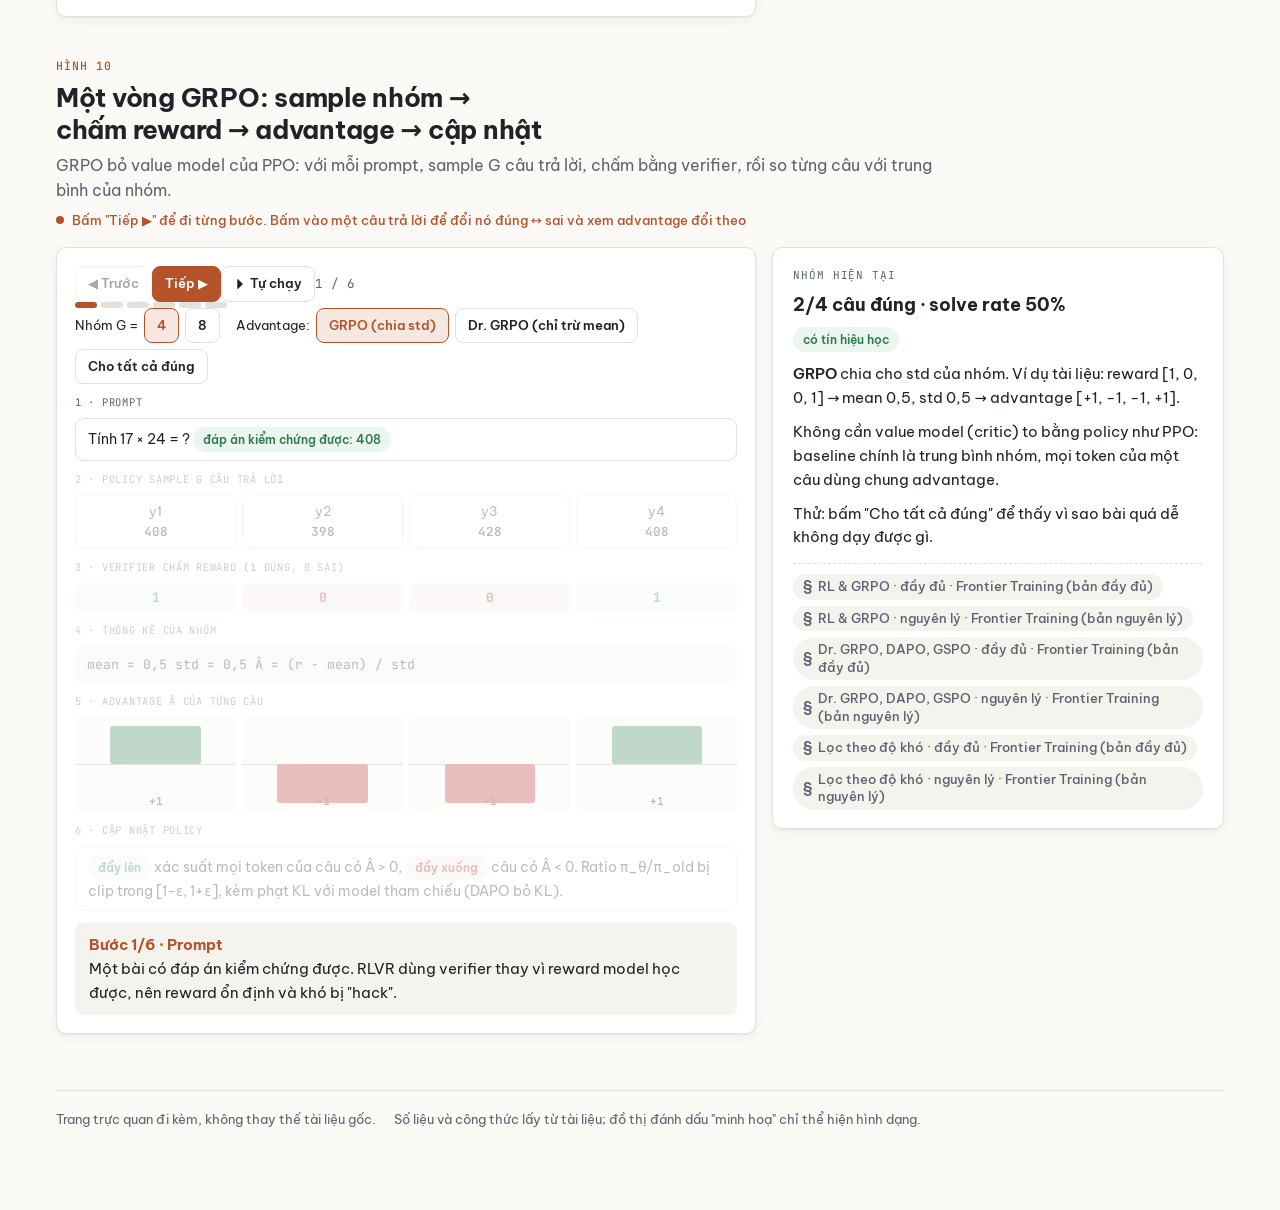
<file: truc-quan/frontier-training.html>
<!doctype html>
<html lang="vi">
<head>
<meta charset="utf-8">
<meta name="viewport" content="width=device-width, initial-scale=1, viewport-fit=cover">
<title>Frontier Training trực quan</title>
<meta name="claude:viewport-fit-sides" content="cover">
<link rel="preconnect" href="https://fonts.googleapis.com">
<link rel="preconnect" href="https://fonts.gstatic.com" crossorigin>
<link rel="stylesheet" href="https://fonts.googleapis.com/css2?family=Be+Vietnam+Pro:wght@400;500;600;700;800&family=JetBrains+Mono:wght@400;500&display=swap">
<link rel="stylesheet" href="shared.css">
<style>
/* ---- Hình 1: vòng đời ---- */
.phases{display:flex;flex-wrap:wrap;gap:10px;align-items:stretch}
.phase{flex:1 1 150px;display:grid;gap:6px;align-content:start;padding:10px;border-radius:10px;border:1px dashed var(--border);min-width:0}
.phase>.ph-t{font-family:var(--mono);font-size:10.5px;letter-spacing:.08em;text-transform:uppercase;font-weight:500}
.phase.p-prep{background:var(--khaki-bg)} .phase.p-prep>.ph-t{color:var(--khaki)}
.phase.p-pre{background:var(--note-bg)} .phase.p-pre>.ph-t{color:var(--note)}
.phase.p-mid{background:var(--teal-bg)} .phase.p-mid>.ph-t{color:var(--teal)}
.phase.p-post{background:var(--ex-bg)} .phase.p-post>.ph-t{color:var(--ex)}
.phase.p-rel{background:var(--tip-bg)} .phase.p-rel>.ph-t{color:var(--tip)}
.phase .node{padding:8px 10px}
.ops-rail{margin-top:10px;background:var(--warn-bg);border-radius:10px;padding:10px;display:flex;flex-wrap:wrap;align-items:center;gap:10px}
.ops-rail .ph-t{font-family:var(--mono);font-size:10.5px;letter-spacing:.08em;text-transform:uppercase;color:var(--warn)}
.ops-rail .node{flex:1 1 220px}
.post-chain{display:grid;gap:4px}
.post-chain .arrow{justify-self:center;font-size:12px;line-height:1}

/* phần chưa tới bước vẫn thấy mờ để hình dung cả khung */
#tfroot [data-on].off,#gr-root [data-on].off{opacity:.3}
/* ---- Hình 2: transformer ---- */
.tf{display:grid;gap:6px;max-width:520px;margin:0 auto}
.tf .blk{border:1.5px solid var(--border);border-radius:8px;padding:7px 12px;background:var(--surface);display:flex;justify-content:space-between;gap:10px;align-items:center;transition:background .25s,border-color .25s,opacity .35s}
.tf .blk .shape{font-family:var(--mono);font-size:11.5px;color:var(--muted);white-space:nowrap}
.tf .blk b{font-size:14px}
.tf .blk.hl{border-color:var(--accent);background:var(--accent-soft)}
.tf .layer{border:1.5px dashed var(--ex);border-radius:10px;padding:10px 10px 10px 26px;display:grid;gap:6px;position:relative}
.tf .layer::before{content:"";position:absolute;left:11px;top:14px;bottom:14px;width:2px;background:var(--ex);opacity:.5;border-radius:2px}
.tf .layer-t{font-family:var(--mono);font-size:11px;color:var(--ex);letter-spacing:.06em;text-transform:uppercase}
.tf .add{font-family:var(--mono);color:var(--ex);font-weight:700}
.tf .down{text-align:center;color:var(--muted);font-size:12px;line-height:1}

/* ---- Hình 3: bộ nhớ ---- */
.membar{position:relative;margin-top:22px}
.membar .bar{height:40px}
.membar .bar>span,.kvbars .bar>span{color:var(--bg)}
.cap-mark{position:absolute;top:-20px;bottom:-4px;border-left:2px dashed var(--bad);pointer-events:none}
.cap-mark span{position:absolute;top:0;left:4px;font-size:11.5px;font-weight:600;color:var(--bad);white-space:nowrap}
.verdict{display:flex;flex-wrap:wrap;gap:10px 22px;align-items:baseline;margin-top:14px}
.verdict .lbl{font-size:12px;color:var(--muted);display:block}
.seg-p{background:var(--note)} .seg-g{background:var(--teal)} .seg-o{background:var(--ex)} .seg-a{background:var(--warn)}
.presets{display:flex;flex-wrap:wrap;gap:6px;margin-bottom:12px}

/* ---- Hình 4: heads ---- */
.heads{display:grid;grid-template-columns:repeat(32,minmax(7px,1fr));gap:2px;margin:6px 0}
.heads .q{height:16px;border-radius:3px;background:var(--note)}
.heads .kv{height:16px;border-radius:3px;display:flex;align-items:center;justify-content:center;font-size:9.5px;font-weight:700;color:var(--bg);overflow:hidden}
.heads .kv.c0{background:var(--accent)} .heads .kv.c1{background:var(--tip)}
.heads .lat{height:16px;border-radius:3px;background:var(--warn);grid-column:1/-1;display:flex;align-items:center;justify-content:center;font-size:10.5px;font-weight:700;color:var(--bg)}
.heads .ghost{height:16px;border-radius:3px;border:1px dashed var(--muted);opacity:.6}
.row-lbl{font-size:12px;color:var(--muted);display:flex;justify-content:space-between;gap:8px}
.kvbars{display:grid;gap:8px;margin-top:10px}
.kvrow{display:grid;grid-template-columns:110px minmax(0,1fr) 90px;gap:10px;align-items:center;font-size:13px}
.kvrow .bar{height:22px;position:relative}
.kvrow.is-sel b{color:var(--accent)}
.kvrow .num{font-family:var(--mono);font-size:12px;text-align:right;font-variant-numeric:tabular-nums}
.kvrow .bud{position:absolute;top:-3px;bottom:-3px;border-left:2px dashed var(--bad)}
@media (max-width:520px){.kvrow{grid-template-columns:70px minmax(0,1fr) 72px}}

/* ---- SVG chart chung ---- */
.chart .axis{stroke:var(--muted);stroke-width:1}
.chart .grid{stroke:var(--border);stroke-width:1}
.chart .roof{stroke:var(--accent);stroke-width:3;fill:none}
.chart .tick{font-size:11px;fill:var(--muted);font-family:var(--mono)}
.chart .zone-mem{fill:var(--note-bg)} .chart .zone-cmp{fill:var(--tip-bg)}
.chart .pt{fill:var(--accent);stroke:var(--surface);stroke-width:2}
.chart .c-cos{stroke:var(--note);stroke-width:2.5;fill:none}
.chart .c-wsd{stroke:var(--accent);stroke-width:2.5;fill:none}
.chart .c-ms{stroke:var(--ex);stroke-width:2.5;fill:none}
.chart .c-br{stroke:var(--accent);stroke-width:1.8;fill:none;stroke-dasharray:5 4}
.chart .ann{font-size:11.5px}
.lr-toggles{display:flex;flex-wrap:wrap;gap:6px;margin-bottom:10px}
.sw{display:inline-block;width:14px;height:3px;border-radius:2px;vertical-align:middle}

/* ---- Hình 7: scaling ---- */
.out-grid{display:grid;grid-template-columns:repeat(auto-fit,minmax(150px,1fr));gap:12px;margin:6px 0 14px}
.out-grid .lbl{font-size:12px;color:var(--muted)}
.out-grid .big{font-size:22px}
.ratio{position:relative;height:64px;margin:26px 8px 10px}
.ratio .track{position:absolute;left:0;right:0;top:28px;height:6px;border-radius:3px;background:linear-gradient(90deg,var(--note-bg),var(--ex-bg))}
.ratio .mk{position:absolute;top:22px;transform:translateX(-50%);display:grid;justify-items:center;gap:2px}
.ratio .mk i{width:3px;height:18px;border-radius:2px;background:var(--muted)}
.ratio .mk span{font-size:11px;color:var(--muted);white-space:nowrap}
.ratio .mk.you i{background:var(--accent);height:26px;width:4px;margin-top:-8px}
.ratio .mk.you span{color:var(--accent);font-weight:700;position:absolute;top:-22px}
.ratio .tk{position:absolute;top:40px;transform:translateX(-50%);font-size:10.5px;font-family:var(--mono);color:var(--muted)}

/* ---- Hình 8: GPU grid + pipeline ---- */
.dims{display:grid;grid-template-columns:repeat(auto-fit,minmax(110px,1fr));gap:8px;margin-bottom:16px}
.nodes{display:grid;gap:10px}
.gnode{border:1px solid var(--border);border-radius:9px;padding:8px;display:grid;gap:6px}
.gnode .nl{font-family:var(--mono);font-size:10.5px;color:var(--muted);letter-spacing:.06em;text-transform:uppercase}
.gpus{display:grid;grid-template-columns:repeat(8,minmax(0,1fr));gap:5px}
@media (max-width:560px){.gpus{grid-template-columns:repeat(4,minmax(0,1fr))}}
.gpu{appearance:none;font:inherit;cursor:pointer;border-radius:7px;border:1.5px solid transparent;padding:5px 2px;display:grid;justify-items:center;gap:0;min-width:0}
.gpu b{font-size:12px}
.gpu small{font-family:var(--mono);font-size:9.5px;opacity:.85;white-space:nowrap}
.gpu.st0{background:var(--note-bg);color:var(--note)} .gpu.st1{background:var(--tip-bg);color:var(--tip)}
.gpu.st2{background:var(--ex-bg);color:var(--ex)} .gpu.st3{background:var(--warn-bg);color:var(--warn)}
.gpu.me{outline:3px solid var(--accent);outline-offset:1px}
.gpu.r-tp{border-color:var(--accent)}
.gpu.r-pp{border-style:dashed;border-color:var(--text)}
.gpu.r-dp{box-shadow:inset 0 -4px 0 var(--teal)}
.gpu:focus-visible{outline:2.5px solid var(--accent);outline-offset:2px}
.ginfo{margin-top:12px;font-size:13.5px;display:grid;gap:4px}
.keyrow{display:flex;flex-wrap:wrap;gap:6px 16px;font-size:12px;color:var(--muted);margin-top:8px}
.keyrow i{display:inline-block;width:16px;height:12px;border-radius:3px;vertical-align:-2px;margin-right:4px;border:2px solid var(--accent)}
.keyrow i.pp{border:2px dashed var(--text)} .keyrow i.dp{border:0;box-shadow:inset 0 -4px 0 var(--teal);background:var(--surface-2)}
.pipe .f{fill:var(--note)} .pipe .b{fill:var(--ex)} .pipe .lbl{font-size:10px;fill:var(--bg);font-family:var(--mono);font-weight:600}
.pipe .bub{fill:var(--surface-2)} .pipe .st{font-size:11.5px;fill:var(--muted);font-family:var(--mono)}

/* ---- Hình 9: stability ---- */
.stab{display:grid;grid-template-columns:minmax(0,1fr) minmax(0,1fr);gap:14px}
@media (max-width:560px){.stab{grid-template-columns:minmax(0,1fr)}}
.stab .col{display:grid;gap:6px;align-content:start}
.stab .col-t{font-family:var(--mono);font-size:10.5px;letter-spacing:.08em;text-transform:uppercase;color:var(--muted)}
.stab .node.rel{border-color:var(--tip);background:var(--tip-bg)}
.stab .node.sym .n-t::before{content:"!";display:inline-grid;place-items:center;width:16px;height:16px;border-radius:50%;background:var(--bad-bg);color:var(--bad);font-size:11px;margin-right:6px;vertical-align:1px}
.sc-out{display:grid;grid-template-columns:repeat(auto-fit,minmax(130px,1fr));gap:10px;margin-top:10px}
.sc-out .lbl{font-size:12px;color:var(--muted)}
.c-tanh{stroke:var(--accent);stroke-width:2.5;fill:none}
.c-id{stroke:var(--muted);stroke-width:1.5;fill:none;stroke-dasharray:4 4}
.spk{display:grid;gap:8px;max-width:640px}
.spk .stepc{border:1.5px solid var(--border);border-radius:9px;padding:10px 12px;background:var(--surface);display:grid;gap:8px}
.spk .stepc.q{border-color:var(--note);background:var(--note-bg)}
.spk .stepc.end{border-color:var(--tip);background:var(--tip-bg)}
.spk .stepc.risk{border-color:var(--warn);background:var(--warn-bg)}
.spk .ch{display:flex;flex-wrap:wrap;gap:6px}
.spk .picked{font-size:12.5px;color:var(--muted)}

/* ---- Hình 10: GRPO ---- */
.gr{display:grid;gap:10px}
.gr-row{display:grid;gap:6px}
.gr-row .rl{font-family:var(--mono);font-size:10.5px;letter-spacing:.07em;text-transform:uppercase;color:var(--muted)}
.gr-cells{display:grid;gap:6px;grid-template-columns:repeat(var(--g,4),minmax(0,1fr))}
.roll{appearance:none;font:inherit;color:inherit;cursor:pointer;border:1.5px solid var(--border);border-radius:8px;background:var(--surface);padding:6px;text-align:center;font-size:12.5px;min-width:0}
.roll:hover{border-color:var(--accent)}
.roll .ans{font-family:var(--mono);font-weight:600;display:block}
.rw{border-radius:7px;padding:4px;text-align:center;font-weight:700;font-family:var(--mono);font-size:13px}
.rw.ok{background:var(--tip-bg);color:var(--tip)} .rw.no{background:var(--bad-bg);color:var(--bad)}
.advcell{height:96px;position:relative;border-radius:6px;background:var(--surface-2)}
.advcell .zero{position:absolute;left:0;right:0;top:50%;border-top:1px solid var(--muted);opacity:.5}
.advcell .ab{position:absolute;left:22%;right:22%;border-radius:3px;transition:all .3s}
.advcell .ab.pos{background:var(--tip)} .advcell .ab.neg{background:var(--bad)}
.advcell .av{position:absolute;left:0;right:0;bottom:2px;text-align:center;font-family:var(--mono);font-size:11px;font-weight:600}
.gr-stats{font-family:var(--mono);font-size:13px;background:var(--code-bg);border-radius:8px;padding:8px 12px}
.gr-box{border:1.5px solid var(--border);border-radius:9px;padding:8px 12px;background:var(--surface);font-size:13.5px}
.gr-ctl{display:flex;flex-wrap:wrap;gap:6px;align-items:center;margin-bottom:10px;font-size:13px}
</style>
</head>
<body>
<div class="wrap">
  <header class="top">
    <a class="crumb" href="index.html">← Bản đồ trực quan</a>
    <h1>Frontier Training trực quan</h1>
    <p class="lead">Mười hình bấm được cho tài liệu "Frontier model training": từ vòng đời một model, bên trong một block Transformer, bộ nhớ GPU, attention, learning rate, scaling law, cách chia việc cho nhiều GPU, cách giữ training không "nổ", tới vòng lặp GRPO. Mỗi giải thích đều có link về đúng mục trong bản đầy đủ và bản nguyên lý.</p>
    <div class="doc-row" data-doclinks="frontier,nguyenly"></div>
  </header>

  <nav class="jump" aria-label="Các hình">
    <a href="#h-lifecycle">1 · Vòng đời</a>
    <a href="#h-block">2 · Block Transformer</a>
    <a href="#h-memory">3 · Bộ nhớ & ZeRO</a>
    <a href="#h-attn">4 · Attention & KV</a>
    <a href="#h-roof">5 · Roofline</a>
    <a href="#h-lr">6 · Learning rate</a>
    <a href="#h-scale">7 · Scaling law</a>
    <a href="#h-par">8 · Song song</a>
    <a href="#h-stab">9 · Stability</a>
    <a href="#h-grpo">10 · GRPO</a>
  </nav>

  <!-- 1 -->
  <section class="viz" id="h-lifecycle">
    <div class="viz-head">
      <span class="fig">Hình 1</span>
      <h2>Vòng đời một model: từ chốt mục tiêu tới release</h2>
      <p class="sub">Quy trình train tối thiểu (playbook) xếp theo thời gian. Màu nền là giai đoạn, dải vàng dưới cùng chạy song song suốt main run.</p>
      <span class="hint">Bấm vào từng ô để xem làm gì, vì sao, và đọc ở mục nào</span>
    </div>
    <div class="viz-grid" id="lc">
      <div class="canvas">
        <div class="phases">
          <div class="phase p-prep">
            <span class="ph-t">Chuẩn bị</span>
            <button class="node" data-k="goal"><span class="n-t">Chốt mục tiêu & eval</span></button>
            <button class="node" data-k="arch"><span class="n-t">Kiến trúc baseline</span></button>
            <button class="node" data-k="tok"><span class="n-t">Tokenizer</span></button>
            <button class="node" data-k="data"><span class="n-t">Data pipeline</span></button>
            <button class="node" data-k="abl"><span class="n-t">Ablation nhỏ</span></button>
            <button class="node" data-k="guard"><span class="n-t">Rào chắn stability</span></button>
          </div>
          <div class="phase p-pre">
            <span class="ph-t">Pre-training</span>
            <button class="node" data-k="pre"><span class="n-t">Main run nhiều stage</span><span class="n-s">hàng nghìn tỷ token</span></button>
            <button class="node" data-k="sched"><span class="n-t">Lịch LR & data</span><span class="n-s">data tốt nhất để cuối</span></button>
          </div>
          <div class="phase p-mid">
            <span class="ph-t">Mid-training</span>
            <button class="node" data-k="mid"><span class="n-t">Domain & reasoning</span></button>
            <button class="node" data-k="long"><span class="n-t">Long context</span><span class="n-s">4k → 32k → 64k → 128k</span></button>
          </div>
          <div class="phase p-post">
            <span class="ph-t">Post-training</span>
            <div class="post-chain">
              <button class="node" data-k="sft"><span class="n-t">SFT</span><span class="n-s">học từ ví dụ mẫu</span></button>
              <span class="arrow">↓</span>
              <button class="node" data-k="po"><span class="n-t">Preference (DPO…)</span><span class="n-s">"A tốt hơn B"</span></button>
              <span class="arrow">↓</span>
              <button class="node" data-k="rl"><span class="n-t">RL (RLVR, GRPO)</span><span class="n-s">học từ reward</span></button>
            </div>
          </div>
          <div class="phase p-rel">
            <span class="ph-t">Release</span>
            <button class="node" data-k="rel"><span class="n-t">Đánh giá lại & safety</span><span class="n-s">chốt checkpoint + log + config</span></button>
          </div>
        </div>
        <div class="ops-rail">
          <span class="ph-t">Suốt main run</span>
          <button class="node" data-k="ops"><span class="n-t">Training marathon</span><span class="n-s">checkpoint, auto-resume, theo dõi throughput, grad norm, seed TP</span></button>
        </div>
      </div>
      <aside class="panel" data-panel aria-live="polite"></aside>
    </div>
  </section>

  <!-- 2 -->
  <section class="viz" id="h-block">
    <div class="viz-head">
      <span class="fig">Hình 2</span>
      <h2>Một token đi qua decoder block như thế nào</h2>
      <p class="sub">Khung chung của Llama, Qwen, Mistral, SmolLM3: pre-norm, RMSNorm, RoPE, attention (GQA/MLA), FFN SwiGLU. Shape bên phải mỗi ô là tensor đầu ra.</p>
      <span class="hint">Bấm "Tiếp ▶" để đi từng phép tính, hoặc "Tự chạy"</span>
    </div>
    <div class="viz-grid wide">
      <div class="canvas" id="tfroot">
        <div data-stepbar></div>
        <div class="tf">
          <div class="blk" data-on="1-" data-hl="1"><b>Token id</b><span class="shape">x_t ∈ {0…V−1}</span></div>
          <div class="down" data-on="1-">↓</div>
          <div class="blk" data-on="1-" data-hl="1"><b>Embedding E[x]</b><span class="shape">[B, T, d]</span></div>
          <div class="down" data-on="2-">↓</div>
          <div class="layer" data-on="2-">
            <span class="layer-t">Decoder block · lặp lại L lần · đường tím = residual stream</span>
            <div class="blk" data-on="2-" data-hl="2"><b>RMSNorm₁</b><span class="shape">[B, T, d]</span></div>
            <div class="blk" data-on="3-" data-hl="3"><b>Q, K, V + RoPE</b><span class="shape">Q [T, n_h·d_h] · K,V [T, n_kv·d_h]</span></div>
            <div class="blk" data-on="4-" data-hl="4"><b>Attention (causal mask)</b><span class="shape">scores [B, n_h, T, T]</span></div>
            <div class="blk" data-on="5-" data-hl="5"><b>W_O, rồi <span class="add">⊕</span> cộng vào residual</b><span class="shape">h = x + Attn(·)</span></div>
            <div class="blk" data-on="6-" data-hl="6"><b>RMSNorm₂ → FFN SwiGLU</b><span class="shape">[B, T, d_ff] → [B, T, d]</span></div>
            <div class="blk" data-on="7-" data-hl="7"><b><span class="add">⊕</span> cộng vào residual</b><span class="shape">x' = h + FFN(·)</span></div>
          </div>
          <div class="down" data-on="8-">↓</div>
          <div class="blk" data-on="8-" data-hl="8"><b>RMSNorm cuối → LM head</b><span class="shape">logits [B, T, V]</span></div>
          <div class="down" data-on="9-">↓</div>
          <div class="blk" data-on="9-" data-hl="9"><b>Softmax → cross-entropy</b><span class="shape">loss = −log p(token đúng)</span></div>
        </div>
        <div class="caption" data-caption></div>
        <div class="doc-links" id="tf-links"></div>
      </div>
    </div>
  </section>

  <!-- 3 -->
  <section class="viz" id="h-memory">
    <div class="viz-head">
      <span class="fig">Hình 3</span>
      <h2>Bộ nhớ GPU đi đâu, và ZeRO cắt bớt phần nào</h2>
      <p class="sub">Mixed precision BF16 + Adam: 2 byte params + 2 byte gradient + 12 byte optimizer (4 master FP32 + 4 m + 4 v) = 16 byte mỗi tham số. Activation tùy batch và độ dài sequence nên ở đây bạn tự đặt.</p>
      <span class="hint">Kéo số tham số, số GPU, đổi chế độ ZeRO và xem thanh có vượt vạch đỏ (dung lượng GPU) không</span>
    </div>
    <div class="viz-grid">
      <div class="canvas">
        <div class="presets">
          <button class="btn" id="pr-8b">8B trên GPU 80 GB, không shard</button>
          <button class="btn" id="pr-zero">Ví dụ paper ZeRO: 7,5B × 64 GPU</button>
          <button class="btn" id="pr-70b">70B × 8 GPU, ZeRO-3</button>
        </div>
        <div class="tabs" id="zmode">
          <button data-tab="dp">DP thường</button>
          <button data-tab="z1">ZeRO-1</button>
          <button data-tab="z2">ZeRO-2</button>
          <button data-tab="z3">ZeRO-3 / FSDP</button>
        </div>
        <div class="controls">
          <div class="ctl"><label for="m-n">Số tham số Ψ <output id="m-n-o"></output></label><input type="range" id="m-n" min="0" max="9" step="1" value="4"></div>
          <div class="ctl"><label for="m-g">Số GPU data-parallel N_d <output id="m-g-o"></output></label><input type="range" id="m-g" min="0" max="10" step="1" value="3"></div>
          <div class="ctl"><label for="m-a">Activations (bạn ước lượng) <output id="m-a-o"></output></label><input type="range" id="m-a" min="0" max="60" step="1" value="10"></div>
          <div class="ctl"><label for="m-cap">GPU</label>
            <select id="m-cap"><option value="24">24 GB (RTX 4090)</option><option value="40">40 GB (A100 40G)</option><option value="80" selected>80 GB (A100/H100)</option><option value="141">141 GB (H200)</option></select></div>
        </div>
        <div class="membar">
          <div class="bar" id="m-bar"><span class="seg-p"></span><span class="seg-g"></span><span class="seg-o"></span><span class="seg-a"></span></div>
          <div class="cap-mark" id="m-cap-mark"><span></span></div>
        </div>
        <div class="legend"><span><i class="seg-p"></i>Params BF16</span><span><i class="seg-g"></i>Gradients BF16</span><span><i class="seg-o"></i>Optimizer (master + m + v)</span><span><i class="seg-a"></i>Activations</span></div>
        <div class="verdict">
          <div><span class="lbl">Mỗi GPU cần</span><span class="big" id="m-total"></span></div>
          <div><span class="lbl">Kết luận</span><span id="m-fit" class="chip"></span></div>
          <div><span class="lbl">Communication mỗi step</span><span class="mono" id="m-comm"></span></div>
        </div>
        <div class="formula" id="m-formula" style="margin-top:12px"></div>
      </div>
      <aside class="panel" id="m-panel"></aside>
    </div>
  </section>

  <!-- 4 -->
  <section class="viz" id="h-attn">
    <div class="viz-head">
      <span class="fig">Hình 4</span>
      <h2>MHA, GQA, MQA, MLA: bao nhiêu query head dùng chung một cặp K, V</h2>
      <p class="sub">Ví dụ model cỡ Llama-3-8B: 32 layer, 32 query head, d_head = 128, BF16. Hàng xanh là 32 query head; hàng dưới là các K/V head mà chúng dùng chung.</p>
      <span class="hint">Bấm từng kiểu attention, rồi kéo độ dài context và số request để xem KV cache có vừa GPU không</span>
    </div>
    <div class="viz-grid" id="attn">
      <div class="canvas">
        <div class="dims" style="grid-template-columns:repeat(auto-fit,minmax(120px,1fr))">
          <button class="node" data-k="mha"><span class="n-t">MHA</span><span class="n-s">32 KV head</span></button>
          <button class="node" data-k="gqa"><span class="n-t">GQA</span><span class="n-s">8 KV head, mỗi cái cho 4 query</span></button>
          <button class="node" data-k="mqa"><span class="n-t">MQA</span><span class="n-s">1 KV head cho tất cả</span></button>
          <button class="node" data-k="mla"><span class="n-t">MLA</span><span class="n-s">lưu latent nén</span></button>
        </div>
        <div class="row-lbl"><span>Query heads (32)</span></div>
        <div class="heads" id="h-q"></div>
        <div class="row-lbl"><span id="kv-lbl">K/V heads</span><span id="kv-tok" class="mono"></span></div>
        <div class="heads" id="h-kv"></div>
        <div class="controls" style="margin-top:16px">
          <div class="ctl"><label for="kv-t">Độ dài context <output id="kv-t-o"></output></label><input type="range" id="kv-t" min="0" max="7" step="1" value="3"></div>
          <div class="ctl"><label for="kv-b">Số request đồng thời <output id="kv-b-o"></output></label><input type="range" id="kv-b" min="1" max="64" step="1" value="1"></div>
        </div>
        <div class="kvbars" id="kv-bars"></div>
        <p class="legend">Vạch đỏ: ~60 GiB còn lại cho KV cache trên GPU 80 GB sau khi trừ 16 GB weights (ví dụ trong tài liệu). MLA dùng số của DeepSeek-V3 (61 layer), là model khác nên chỉ để so cỡ.</p>
      </div>
      <aside class="panel" data-panel aria-live="polite"></aside>
    </div>
  </section>

  <!-- 5 -->
  <section class="viz" id="h-roof">
    <div class="viz-head">
      <span class="fig">Hình 5</span>
      <h2>Roofline: phép tính này bị chặn bởi băng thông hay bởi compute?</h2>
      <p class="sub">Arithmetic intensity (AI) = FLOPs / byte đọc-ghi HBM. Hiệu năng = min(peak FLOP/s, AI × băng thông). H100 BF16: peak ≈ 989 TFLOP/s, HBM ≈ 3,35 TB/s, điểm gãy ≈ 295 FLOP/byte.</p>
      <span class="hint">Bấm một phép tính mẫu hoặc kéo thanh AI để di chuyển chấm cam trên đồ thị</span>
    </div>
    <div class="viz-grid" id="roof">
      <div class="canvas">
        <div class="dims">
          <button class="node" data-k="elem"><span class="n-t">Element-wise</span><span class="n-s">SiLU, RMSNorm, cộng</span></button>
          <button class="node" data-k="dec1"><span class="n-t">Decode batch 1</span><span class="n-s">sinh 1 token</span></button>
          <button class="node" data-k="dec64"><span class="n-t">Decode batch 64</span><span class="n-s">64 request cùng lúc</span></button>
          <button class="node" data-k="mm"><span class="n-t">Matmul 4096³</span><span class="n-s">training</span></button>
        </div>
        <div class="controls"><div class="ctl"><label for="r-ai">Arithmetic intensity <output id="r-ai-o"></output></label><input type="range" id="r-ai" min="-1" max="4" step="0.01" value="0"></div></div>
        <svg class="chart" id="r-svg" viewBox="0 0 640 330" role="img" aria-label="Đồ thị roofline log-log"></svg>
        <div class="verdict">
          <div><span class="lbl">Hiệu năng tối đa đạt được</span><span class="big" id="r-perf"></span></div>
          <div><span class="lbl">So với peak</span><span class="big" id="r-pct"></span></div>
          <div><span class="lbl">Bị chặn bởi</span><span class="chip" id="r-bound"></span></div>
        </div>
      </div>
      <aside class="panel" data-panel aria-live="polite"></aside>
    </div>
  </section>

  <!-- 6 -->
  <section class="viz" id="h-lr">
    <div class="viz-head">
      <span class="fig">Hình 6</span>
      <h2>Learning rate schedule: cosine, WSD, multi-step</h2>
      <p class="sub">Trục ngang là % số step, trục dọc là LR so với đỉnh. Hình dạng là minh hoạ, không phải số đo; độ cao các bậc multi-step tự chọn để dễ nhìn.</p>
      <span class="hint">Bật/tắt từng đường, kéo % warmup và % decay; bật "Rẽ nhánh decay" để thấy vì sao WSD rẻ cho ablation</span>
    </div>
    <div class="viz-grid">
      <div class="canvas">
        <div class="lr-toggles">
          <button class="btn is-on" data-lr="cos"><span class="sw" style="background:var(--note)"></span>Cosine</button>
          <button class="btn is-on" data-lr="wsd"><span class="sw" style="background:var(--accent)"></span>WSD</button>
          <button class="btn" data-lr="ms"><span class="sw" style="background:var(--ex)"></span>Multi-step 70/15/15</button>
          <button class="btn" data-lr="br">Rẽ nhánh decay từ checkpoint</button>
        </div>
        <div class="controls">
          <div class="ctl"><label for="lr-w">Warmup <output id="lr-w-o"></output></label><input type="range" id="lr-w" min="1" max="10" step="1" value="3"></div>
          <div class="ctl"><label for="lr-d">WSD: phần decay cuối <output id="lr-d-o"></output></label><input type="range" id="lr-d" min="5" max="30" step="1" value="15"></div>
        </div>
        <svg class="chart" id="lr-svg" viewBox="0 0 640 280" role="img" aria-label="Đồ thị learning rate theo step"></svg>
      </div>
      <aside class="panel" id="lr-panel"></aside>
    </div>
  </section>

  <!-- 7 -->
  <section class="viz" id="h-scale">
    <div class="viz-head">
      <span class="fig">Hình 7</span>
      <h2>Scaling law: bao nhiêu tham số, bao nhiêu token, tốn bao nhiêu GPU-ngày</h2>
      <p class="sub">C ≈ 6·N·D FLOPs (2N forward + 4N backward mỗi token). Thời gian = C / (số GPU × peak × MFU).</p>
      <span class="hint">Bấm một model mẫu hoặc tự nhập N, D, số GPU, MFU</span>
    </div>
    <div class="viz-grid">
      <div class="canvas">
        <div class="presets">
          <button class="btn" data-sc="3,11,384,40">SmolLM3 3B · 11T</button>
          <button class="btn" data-sc="8,15,1024,40">8B · 15T (ví dụ tài liệu)</button>
          <button class="btn" data-sc="405,15.6,16384,40">Llama 3 405B · 15,6T</button>
          <button class="btn" data-sc="175,0.3,1024,40">GPT-3 175B · 300B</button>
        </div>
        <div class="controls">
          <div class="ctl"><label for="sc-n">N: tỉ tham số (MoE: active)</label><input type="number" id="sc-n" min="0.01" step="any" value="8"></div>
          <div class="ctl"><label for="sc-d">D: nghìn tỉ token (T)</label><input type="number" id="sc-d" min="0.001" step="any" value="15"></div>
          <div class="ctl"><label for="sc-g">Số GPU H100 (989 TFLOP/s)</label><input type="number" id="sc-g" min="1" step="1" value="1024"></div>
          <div class="ctl"><label for="sc-m">MFU <output id="sc-m-o"></output></label><input type="range" id="sc-m" min="15" max="60" step="1" value="40"></div>
        </div>
        <div class="out-grid">
          <div><div class="lbl">Compute C</div><div class="big" id="sc-c"></div></div>
          <div><div class="lbl">Token / tham số</div><div class="big" id="sc-r"></div></div>
          <div><div class="lbl">GPU-giờ</div><div class="big" id="sc-gh"></div></div>
          <div><div class="lbl">Thời gian thực</div><div class="big" id="sc-days"></div></div>
        </div>
        <div class="lbl" style="font-size:12px;color:var(--muted)">Token / tham số trên thang log</div>
        <div class="ratio" id="sc-ratio"><div class="track"></div></div>
      </div>
      <aside class="panel" id="sc-panel"></aside>
    </div>
  </section>

  <!-- 8 -->
  <section class="viz" id="h-par">
    <div class="viz-head">
      <span class="fig">Hình 8</span>
      <h2>Chia việc cho nhiều GPU: DP, TP, PP, CP, EP</h2>
      <p class="sub">Mỗi kiểu song song cắt một "chiều" khác của bài toán. Tổng GPU = dp × tp × pp × cp. Chiều nào nói chuyện nhiều nhất thì đặt gần nhau nhất: TP trong cùng node, rồi CP, PP, DP ngoài cùng.</p>
      <span class="hint">Tab 1: bấm từng chiều, chỉnh TP/PP rồi bấm một GPU để thấy nó thuộc nhóm nào. Tab 2: kéo p và m để thấy "bubble"</span>
    </div>
    <div class="tabs" id="par-tabs">
      <button data-tab="grid">Lưới 32 GPU</button>
      <button data-tab="pipe">Pipeline bubble</button>
    </div>
    <div data-pane="grid">
      <div class="viz-grid" id="dims">
        <div class="canvas">
          <div class="dims">
            <button class="node" data-k="dp"><span class="n-t">DP</span><span class="n-s">chia batch</span></button>
            <button class="node" data-k="tp"><span class="n-t">TP</span><span class="n-s">chia từng matmul</span></button>
            <button class="node" data-k="pp"><span class="n-t">PP</span><span class="n-s">chia theo layer</span></button>
            <button class="node" data-k="cp"><span class="n-t">CP</span><span class="n-s">chia sequence</span></button>
            <button class="node" data-k="ep"><span class="n-t">EP</span><span class="n-s">chia expert MoE</span></button>
          </div>
          <div class="controls">
            <div class="ctl"><label for="g-tp">TP (trong node)</label><select id="g-tp"><option>1</option><option>2</option><option selected>4</option><option>8</option></select></div>
            <div class="ctl"><label for="g-pp">PP (số stage)</label><select id="g-pp"><option>1</option><option selected>2</option><option>4</option></select></div>
            <div class="ctl"><label>DP (tự tính)</label><span class="val" id="g-dp"></span></div>
          </div>
          <div class="nodes" id="g-nodes"></div>
          <div class="keyrow"><span><i></i>cùng nhóm TP</span><span><i class="pp"></i>cùng pipeline (các stage)</span><span><i class="dp"></i>cùng nhóm DP (bản sao)</span><span>Màu nền = stage PP</span></div>
          <div class="ginfo" id="g-info"></div>
        </div>
        <aside class="panel" data-panel aria-live="polite"></aside>
      </div>
    </div>
    <div data-pane="pipe" hidden>
      <div class="viz-grid">
        <div class="canvas scroll">
          <div class="tabs" id="pp-sched">
            <button data-tab="gpipe">GPipe</button>
            <button data-tab="1f1b">1F1B</button>
          </div>
          <div class="controls">
            <div class="ctl"><label for="pp-p">p: số stage <output id="pp-p-o"></output></label><input type="range" id="pp-p" min="2" max="8" step="1" value="4"></div>
            <div class="ctl"><label for="pp-m">m: số micro-batch <output id="pp-m-o"></output></label><input type="range" id="pp-m" min="1" max="16" step="1" value="4"></div>
          </div>
          <svg class="pipe" id="pp-svg" role="img" aria-label="Lịch pipeline theo thời gian"></svg>
          <div class="legend"><span><i style="background:var(--note)"></i>F = forward (1 đơn vị)</span><span><i style="background:var(--ex)"></i>B = backward (2 đơn vị)</span><span><i style="background:var(--surface-2);border:1px solid var(--border)"></i>ô trống = bubble, GPU rảnh</span></div>
          <div class="verdict">
            <div><span class="lbl">Bubble mỗi GPU</span><span class="big" id="pp-bub"></span></div>
            <div><span class="lbl">Overhead (p−1)/m</span><span class="big" id="pp-ov"></span></div>
            <div><span class="lbl">Thời gian lãng phí</span><span class="big" id="pp-waste"></span></div>
            <div><span class="lbl">Activation giữ tối đa / stage</span><span class="big" id="pp-mem"></span></div>
          </div>
        </div>
        <aside class="panel" id="pp-panel"></aside>
      </div>
    </div>
  </section>

  <!-- 9 -->
  <section class="viz" id="h-stab">
    <div class="viz-head">
      <span class="fig">Hình 9</span>
      <h2>Stability: triệu chứng nào, rào chắn nào</h2>
      <p class="sub">Một loss spike trong run hàng tuần có thể mất nhiều ngày compute. Bên trái là cơ chế gây "nổ", bên phải là công cụ chặn.</p>
      <span class="hint">Bấm một triệu chứng: các rào chắn liên quan sáng xanh. Bấm một rào chắn: thấy nó chữa triệu chứng nào</span>
    </div>
    <div class="tabs" id="st-tabs">
      <button data-tab="map">Triệu chứng ↔ rào chắn</button>
      <button data-tab="cap">Thử softcap</button>
      <button data-tab="spike">Khi spike đã xảy ra</button>
    </div>
    <div data-pane="map">
      <div class="viz-grid" id="stab">
        <div class="canvas">
          <div class="stab">
            <div class="col">
              <span class="col-t">Triệu chứng / cơ chế</span>
              <button class="node sym" data-k="s-attn"><span class="n-t">Attention logits phình to</span><span class="n-s">softmax gần one-hot</span></button>
              <button class="node sym" data-k="s-ent"><span class="n-t">Attention entropy sụp</span><span class="n-s">mỗi query chỉ nhìn 1 key</span></button>
              <button class="node sym" data-k="s-head"><span class="n-t">Logits LM head trôi xa 0</span><span class="n-s">log Z lớn</span></button>
              <button class="node sym" data-k="s-res"><span class="n-t">Residual phình, massive activations</span></button>
              <button class="node sym" data-k="s-adam"><span class="n-t">Adam: gradient hiếm, ε</span></button>
              <button class="node sym" data-k="s-lr"><span class="n-t">LR quá cao / không transfer</span></button>
              <button class="node sym" data-k="s-data"><span class="n-t">Batch dữ liệu xấu</span></button>
              <button class="node sym" data-k="s-fp"><span class="n-t">Tràn số, update bị "nuốt"</span></button>
            </div>
            <div class="col">
              <span class="col-t">Rào chắn</span>
              <button class="node" data-k="f-qk"><span class="n-t">QK-norm</span></button>
              <button class="node" data-k="f-cap"><span class="n-t">Logit softcapping</span></button>
              <button class="node" data-k="f-z"><span class="n-t">z-loss</span></button>
              <button class="node" data-k="f-clip"><span class="n-t">Gradient clipping</span></button>
              <button class="node" data-k="f-norm"><span class="n-t">RMSNorm, sandwich norm, init</span></button>
              <button class="node" data-k="f-wd"><span class="n-t">Không weight decay embedding</span></button>
              <button class="node" data-k="f-mup"><span class="n-t">μP (tune nhỏ, dùng lớn)</span></button>
              <button class="node" data-k="f-prec"><span class="n-t">BF16 + master FP32</span></button>
              <button class="node" data-k="f-filter"><span class="n-t">Lọc data + rewind/skip</span></button>
              <button class="node" data-k="f-mon"><span class="n-t">Monitoring hằng ngày</span></button>
            </div>
          </div>
        </div>
        <aside class="panel" data-panel aria-live="polite"></aside>
      </div>
    </div>
    <div data-pane="cap" hidden>
      <div class="viz-grid">
        <div class="canvas">
          <div class="controls">
            <div class="ctl"><label for="cap-x">Logit đầu vào <output id="cap-x-o"></output></label><input type="range" id="cap-x" min="0" max="3" step="0.01" value="1.477"></div>
            <div class="ctl"><label for="cap-c">soft_cap</label><select id="cap-c"><option value="30" selected>30 (LM head, Gemma 2)</option><option value="50">50 (attention, Gemma 2)</option></select></div>
          </div>
          <svg class="chart" id="cap-svg" viewBox="0 0 640 260" role="img" aria-label="Đường soft_cap · tanh(x / soft_cap)"></svg>
          <div class="sc-out">
            <div><div class="lbl">Đầu vào</div><div class="big" id="cap-in"></div></div>
            <div><div class="lbl">Sau softcap</div><div class="big" id="cap-out"></div></div>
            <div><div class="lbl">Bị nén</div><div class="big" id="cap-pct"></div></div>
          </div>
        </div>
        <aside class="panel" id="cap-panel"></aside>
      </div>
    </div>
    <div data-pane="spike" hidden>
      <div class="viz-grid">
        <div class="canvas"><div class="spk" id="spk"></div></div>
        <aside class="panel" id="spk-panel"></aside>
      </div>
    </div>
  </section>

  <!-- 10 -->
  <section class="viz" id="h-grpo">
    <div class="viz-head">
      <span class="fig">Hình 10</span>
      <h2>Một vòng GRPO: sample nhóm → chấm reward → advantage → cập nhật</h2>
      <p class="sub">GRPO bỏ value model của PPO: với mỗi prompt, sample G câu trả lời, chấm bằng verifier, rồi so từng câu với trung bình của nhóm.</p>
      <span class="hint">Bấm "Tiếp ▶" để đi từng bước. Bấm vào một câu trả lời để đổi nó đúng ↔ sai và xem advantage đổi theo</span>
    </div>
    <div class="viz-grid">
      <div class="canvas" id="gr-root">
        <div data-stepbar></div>
        <div class="gr-ctl">
          <span>Nhóm G =</span>
          <button class="btn is-on" data-g="4">4</button><button class="btn" data-g="8">8</button>
          <span style="margin-left:10px">Advantage:</span>
          <button class="btn is-on" data-mode="grpo">GRPO (chia std)</button><button class="btn" data-mode="dr">Dr. GRPO (chỉ trừ mean)</button>
          <button class="btn" id="gr-all">Cho tất cả đúng</button>
        </div>
        <div class="gr">
          <div class="gr-row" data-on="1-"><span class="rl">1 · Prompt</span><div class="gr-box">Tính 17 × 24 = ? <span class="chip chip--tip">đáp án kiểm chứng được: 408</span></div></div>
          <div class="gr-row" data-on="2-"><span class="rl">2 · Policy sample G câu trả lời</span><div class="gr-cells" id="gr-rolls"></div></div>
          <div class="gr-row" data-on="3-"><span class="rl">3 · Verifier chấm reward (1 đúng, 0 sai)</span><div class="gr-cells" id="gr-rw"></div></div>
          <div class="gr-row" data-on="4-"><span class="rl">4 · Thống kê của nhóm</span><div class="gr-stats" id="gr-stats"></div></div>
          <div class="gr-row" data-on="5-"><span class="rl">5 · Advantage Â của từng câu</span><div class="gr-cells" id="gr-adv"></div></div>
          <div class="gr-row" data-on="6-"><span class="rl">6 · Cập nhật policy</span><div class="gr-box" id="gr-upd"></div></div>
        </div>
        <div class="caption" data-caption></div>
      </div>
      <aside class="panel" id="gr-panel"></aside>
    </div>
  </section>

  <footer class="foot">
    <span>Trang trực quan đi kèm, không thay thế tài liệu gốc.</span>
    <span>Số liệu và công thức lấy từ tài liệu; đồ thị đánh dấu "minh hoạ" chỉ thể hiện hình dạng.</span>
  </footer>
</div>

<script src="shared.js"></script>
<script>
(function () {
  const $ = (s, r = document) => r.querySelector(s);
  const $$ = (s, r = document) => [...r.querySelectorAll(s)];
  // link về cả bản đầy đủ và bản nguyên lý (cùng anchor id)
  const D = (id, label) => [['frontier', id, label + ' · đầy đủ'], ['nguyenly', id, label + ' · nguyên lý']];
  const links = (...pairs) => pairs.flatMap(([id, l]) => D(id, l));
  const linksHtml = (...pairs) => links(...pairs).map((d) => TQ.docLink(d[0], d[1], d[2])).join('');
  const sup = (n) => String(n).replace(/[-0-9]/g, (c) => '⁻⁰¹²³⁴⁵⁶⁷⁸⁹'['-0123456789'.indexOf(c)]);
  const sci = (x, d = 2) => { const [m, e] = x.toExponential(d).split('e'); return TQ.fmt(+m, d) + ' × 10' + sup(+e); };

  /* ================= Hình 1: vòng đời ================= */
  TQ.explorer('#lc', {
    goal: { eyebrow: 'Chuẩn bị · bước 1', title: 'Chốt mục tiêu sản phẩm và bộ eval', chips: [['làm trước khi train', 'khaki']],
      html: '<p>Biết model để làm gì (chatbot đa ngôn ngữ, coding agent, model nhỏ on-device) rồi chọn eval bao phủ: knowledge, math, code, long-context, instruction following.</p><p>Eval tốt cần 4 tính chất: <span class="k">tăng đều</span> theo training, <span class="k">ít nhiễu</span> giữa các seed, <span class="k">vượt mức đoán ngẫu nhiên</span> sớm, <span class="k">thứ hạng ổn định</span>.</p>',
      doc: links(['a-playbook-h', 'Playbook'], ['a-eval-criteria', 'Chọn eval']) },
    arch: { eyebrow: 'Chuẩn bị', title: 'Kiến trúc baseline có "failure mode" đã biết', chips: [['dense + GQA + RoPE/RNoPE', 'khaki']],
      html: '<p>Mặc định dense + GQA + RoPE/RNoPE, trừ khi thật sự cần MoE. "Failure mode đã biết" nghĩa là cộng đồng đã train kiến trúc đó ở quy mô lớn, biết nó hay hỏng ở đâu và cách sửa.</p><ul><li>Giới hạn bộ nhớ, hạ tầng → dense + GQA.</li><li>Cần inference rẻ ở quy mô lớn → MoE có load balancing mạnh.</li><li>Long context là yêu cầu cốt lõi → document masking + ABF/YaRN ngay từ đầu.</li></ul>',
      doc: links(['a-arch-heuristics', 'Quy tắc chọn kiến trúc'], ['a-dense-vs-moe', 'Dense hay MoE']) },
    tok: { eyebrow: 'Chuẩn bị', title: 'Tokenizer: chốt sớm, đóng băng vocab', chips: [['đổi giữa chừng ≈ train lại', 'bad']],
      html: '<p>Chọn tokenizer khớp ngôn ngữ và domain; đóng băng vocab và special token (<code>&lt;think&gt;</code>, <code>&lt;tool_call&gt;</code>) sớm. Embedding gắn chặt với từng token ID nên đổi tokenizer giữa chừng gần như phải train lại.</p><p>Vocab lớn nén text tốt hơn (ít token, KV cache nhỏ hơn) nhưng embedding to hơn. Tiếng Việt thường chịu "thuế token".</p>',
      doc: links(['b-tokenizer-h', 'Tokenizer'], ['t-tok-multilingual', 'Thuế token tiếng Việt']) },
    data: { eyebrow: 'Chuẩn bị', title: 'Data pipeline: dedup, filter, contamination', chips: [['đo chất lượng tường minh', 'khaki']],
      html: '<ul><li><span class="k">Dedup</span>: để model không học thuộc đoạn lặp.</li><li><span class="k">Filter</span>: bỏ rác, lọc chất lượng bằng classifier/LLM.</li><li><span class="k">Contamination check</span>: câu hỏi benchmark không được lọt vào training data, nếu không điểm eval là ảo.</li></ul>',
      doc: links(['d-data-h', 'Data curation'], ['dt-web-pipeline', 'Pipeline web data']) },
    abl: { eyebrow: 'Chuẩn bị', title: 'Ablation nhỏ: mỗi lần đổi một biến', chips: [['derisk', 'khaki']],
      html: '<p>Ablation là thí nghiệm đổi đúng một thành phần để đo ảnh hưởng của nó. Làm trên model nhỏ hơn (ví dụ 1B để quyết cho 3B) với ít token hơn cho nhanh và rẻ.</p><p>Nguyên tắc derisk: chỉ đổi khi đã chứng minh có lợi, và không đổi nhiều biến cùng lúc vì sẽ không biết biến nào gây ra kết quả.</p>',
      doc: links(['a-ablation-qualities', 'Ablation nhanh, đáng tin'], ['a-baseline-derisk', 'Baseline & derisk']) },
    guard: { eyebrow: 'Chuẩn bị', title: 'Lắp rào chắn stability trước khi chạy', chips: [['xem Hình 9', 'accent']],
      html: '<p>Logit softcapping (ưu tiên, theo Gemma) hoặc z-loss/QK-norm, gradient clipping, chính sách precision (phần nào BF16, phần nào FP32), cảnh báo khi có loss spike. Thêm rào chắn giữa chừng rủi ro hơn nhiều so với có sẵn từ đầu.</p>',
      doc: links(['b-stability-h', 'Stability']) },
    pre: { eyebrow: 'Pre-training', title: 'Main run nhiều stage', chips: [['hàng nghìn tỷ token', 'note'], ['C ≈ 6ND', 'note']],
      html: '<p>Data mixture không cố định: stage 1 chủ yếu web, stage 2 bơm data chất lượng cao, stage 3 thêm reasoning/Q&A. Đổi mixture khi eval của một domain bắt đầu đi ngang.</p><p>Ví dụ trong tài liệu: GSM8K tăng đều tới 3T token rồi đứng yên tới 5T → thêm dataset math chất lượng cao vào stage sau.</p>',
      doc: links(['d-multistage', 'Multi-stage training'], ['d-pretrain-data', 'Pre-training data các lab']) },
    sched: { eyebrow: 'Pre-training', title: 'Để data tốt nhất về cuối', chips: [['xem Hình 6', 'accent']],
      html: '<p>Hành vi cuối của model bị quyết định mạnh bởi data thấy ở cuối training: lúc đó LR đang decay, model "lắng" lại và các cập nhật cuối không bị ghi đè nữa. Data xịn có hạn nên dùng đúng lúc này.</p>',
      doc: links(['c-learning-rates', 'Learning rates'], ['op-wsd-theory', 'Vì sao decay làm loss tụt']) },
    mid: { eyebrow: 'Mid-training', title: 'Train thêm cho năng lực "sâu"', chips: [['chục–trăm tỷ token', 'teal']],
      html: '<p>Train tiếp base model trên data chuyên biệt, chất lượng cao, reasoning. Thường chỉ quyết định mid-train sau khi SFT thử cho thấy lỗ hổng (ví dụ SFT xong mà math vẫn kém bất thường).</p><p>Style, format, hội thoại là năng lực "nông", học nhanh với ít data → để cho post-training. Kiến thức domain, reasoning là năng lực "sâu" → cần mid-training.</p>',
      doc: links(['d-midtraining-h', 'Mid-training']) },
    long: { eyebrow: 'Mid-training', title: 'Kéo dài context từng nấc', chips: [['4k → 32k → 64k → 128k', 'teal']],
      html: '<p>Attention tốn compute bậc hai theo độ dài nên phần lớn pre-training chạy ở 4k, cuối cùng mới kéo dài. SmolLM3 tăng tuần tự 4k → 32k → 64k → 128k để model thích nghi ở mỗi nấc. Kèm theo là kéo giãn RoPE (ABF, YaRN).</p>',
      doc: links(['d-long-context', 'Long-context stage'], ['d-abf-yarn', 'RoPE ABF & YaRN']) },
    sft: { eyebrow: 'Post-training · bước 1', title: 'SFT: học trả lời như assistant', chips: [['rẻ', 'ex'], ['ổn định', 'ex']],
      html: '<p>Vẫn là next-token prediction, nhưng trên hội thoại theo chat template và thường chỉ tính loss ở phần trả lời. Gần như luôn đi trước vì RL chỉ khuếch đại hành vi model đã thỉnh thoảng làm được: nếu chưa bao giờ trả lời đúng format thì reward luôn bằng 0.</p>',
      doc: links(['e-sft', 'SFT']) },
    po: { eyebrow: 'Post-training · bước 2', title: 'Preference optimization (DPO…)', chips: [['cặp chosen / rejected', 'ex']],
      html: '<p>SFT chỉ dạy bắt chước. PO dạy thêm "cái gì tệ hơn và nên tránh". DPO tối ưu thẳng trên cặp (x, y_w, y_l), không cần reward model riêng. LR thường nhỏ hơn LR của SFT khoảng 10–20 lần.</p>',
      doc: links(['e-po', 'Preference optimization'], ['pt-po-theory', 'Bradley–Terry → DPO']) },
    rl: { eyebrow: 'Post-training · bước 3', title: 'RL với reward kiểm chứng được', chips: [['xem Hình 10', 'accent']],
      html: '<p>Model tương tác với environment, verifier chấm (đáp án toán khớp, code qua unit test, JSON đúng schema). RLVR (được DeepSeek-R1 phổ biến) cho reward khách quan, khó bị hack, rất hợp để tăng reasoning toán/code. Phần lớn thời gian RL là thời gian sinh rollout.</p>',
      doc: links(['e-rl', 'RL'], ['f-rlvr-rubrics', 'RLVR & rubrics']) },
    rel: { eyebrow: 'Release', title: 'Đánh giá lại, safety, chốt checkpoint', chips: [['tái tạo được', 'tip']],
      html: '<p>Chạy lại bộ eval cốt lõi (giữ nguyên từ pre-training để so xuyên suốt), safety check, rồi chốt checkpoint release kèm đầy đủ log và config để tái tạo và debug sau này.</p>',
      doc: links(['d-evals', 'Evals'], ['f-safety-testing', 'Safety testing']) },
    ops: { eyebrow: 'Song song suốt main run', title: 'Training marathon: chỗ hay hỏng nhất', chips: [['hạ tầng & data > kiến trúc', 'warn']],
      html: '<ul><li>Đặt trước node (Slurm reservation), stress-test GPU trước khi chạy.</li><li>Checkpoint + auto-resume: node chết là chắc chắn.</li><li>Throughput tụt dần thường do pipeline dữ liệu hoặc storage.</li><li>Seed sai giữa các rank tensor parallel đã làm SmolLM3 mất khoảng 1T token.</li><li>AI2 dành khoảng 20% compute cho eval: tự động hoá eval và log throughput, loss, grad norm, sức khoẻ node.</li></ul>',
      doc: links(['f-marathon-h', 'Training marathon'], ['f-prep-infra', 'Chuẩn bị trước khi chạy'], ['f-tp-seed', 'Lỗi seed TP']) },
  });

  /* ================= Hình 2: block transformer ================= */
  if (document.getElementById('tfroot')) {
  $('#tf-links').innerHTML = linksHtml(['t-transformer-math', 'Decoder block từng bước'], ['ar-ffn-swiglu', 'FFN SwiGLU']);
  TQ.stepper('#tfroot', [
    { title: 'Embedding', text: 'Mỗi token id tra bảng <code>E ∈ ℝ^{V×d}</code> lấy ra một vector d chiều. Cả batch thành tensor <code>[B, T, d]</code>. Không cộng positional embedding ở đây; vị trí được đưa vào bên trong attention qua RoPE.' },
    { title: 'RMSNorm₁ (pre-norm)', text: '<code>x / rms(x) ⊙ g</code>. Chỉ chuẩn hoá <i>đầu vào</i> của sub-layer; đường residual giữ nguyên nên ổn định hơn post-norm và gần như mọi LLM đều dùng.' },
    { title: 'Chiếu Q, K, V và áp RoPE', text: 'Q có n_h head; K, V chỉ có n_kv head (GQA: nhiều query dùng chung một K/V, xem Hình 4). RoPE xoay Q và K theo vị trí.' },
    { title: 'Attention với causal mask', text: '<code>softmax(QKᵀ/√d_h + M)·V</code>. Mask M = −∞ cho token tương lai nên token t chỉ nhìn s ≤ t. Ma trận điểm <code>[T × T]</code> mỗi head là nguồn chi phí O(T²). Chia √d_h để logits không quá lớn làm softmax "đóng băng".' },
    { title: 'W_O và cộng vào residual stream', text: '<code>h = x + Attn(RMSNorm₁(x))</code>. Residual stream như một "bus" chung: mỗi sub-layer đọc từ bus và <i>cộng thêm</i>, không ghi đè. Nhờ phép cộng, gradient có đường tắt về các layer đầu.' },
    { title: 'RMSNorm₂ và FFN SwiGLU', text: '<code>(SiLU(v·W_gate) ⊙ v·W_up)·W_down</code>. Nhánh gate quyết định cho bao nhiêu thông tin nhánh up đi qua. Chọn <code>d_ff ≈ 8/3·d</code> để tổng tham số FFN ≈ 8d². FFN chiếm khoảng 2/3 tham số mỗi layer.' },
    { title: 'Cộng vào residual, lặp L lần', text: '<code>x\' = h + FFN(RMSNorm₂(h))</code>, cùng shape <code>[B, T, d]</code>. Đầu ra block này là đầu vào block sau, lặp L lần.' },
    { title: 'RMSNorm cuối và LM head', text: 'Nhân với <code>W_out ∈ ℝ^{d×V}</code> ra logits <code>[B, T, V]</code> (tied embeddings: W_out = Eᵀ). Với T = 8192, V = 128k ở FP32, logits của một sequence đã là 4,2 GB, nên cần fused/chunked cross-entropy.' },
    { title: 'Softmax và cross-entropy', text: 'Logits thành xác suất; loss = −log p(token đúng). Từ đây backward chạy ngược toàn bộ đường vừa đi để tính gradient.' },
  ]);
  }

  /* ================= Hình 3: bộ nhớ ================= */
  const NS = [0.5, 1, 3, 7.5, 8, 13, 34, 70, 175, 405];
  const GS = [1, 2, 4, 8, 16, 32, 64, 128, 256, 512, 1024];
  let zmode = 'dp';
  const memPanel = {
    dp: { title: 'DP thường: mỗi GPU giữ bản sao đầy đủ', chips: [['16Ψ mỗi GPU', 'bad']], html: '<p>Mỗi GPU có đủ params, gradients và optimizer states. Thêm GPU không giảm bộ nhớ mỗi GPU, chỉ chia batch. Ví dụ: 8B × 16 byte = 128 GB chỉ cho model states, chưa có activation, nên không vừa một GPU 80 GB.</p>' },
    z1: { title: 'ZeRO-1: shard optimizer states', chips: [['gần như miễn phí', 'tip']], html: '<p>Mỗi GPU chỉ giữ 1/N_d optimizer states. Sau backward làm reduce-scatter thay vì all-reduce, cập nhật phần mình phụ trách rồi all-gather params. Lượng communication bằng đúng một all-reduce nên gần như luôn bật (DeepSeek-V3 dùng ZeRO-1).</p>' },
    z2: { title: 'ZeRO-2: thêm shard gradients', chips: [['cùng communication', 'tip']], html: '<p>Gradient của phần không phụ trách được giải phóng ngay sau reduce-scatter. Communication vẫn 2Ψ.</p>' },
    z3: { title: 'ZeRO-3 / FSDP: shard cả params', chips: [['communication 1,5×', 'warn']], html: '<p>Trước khi forward một layer, all-gather params của layer đó, tính xong thì giải phóng; backward all-gather lần nữa rồi reduce-scatter gradient: tổng 3Ψ. Vẫn nhanh nhờ prefetch layer kế tiếp trong lúc tính layer hiện tại, miễn mỗi GPU xử lý đủ nhiều token.</p>' },
  };
  function mem() {
    const N = NS[+$('#m-n').value], G = GS[+$('#m-g').value], A = +$('#m-a').value, cap = +$('#m-cap').value;
    $('#m-n-o').textContent = TQ.fmt(N) + 'B'; $('#m-g-o').textContent = G; $('#m-a-o').textContent = A + ' GB';
    const z = zmode;
    const p = 2 * N / (z === 'z3' ? G : 1), g = 2 * N / (z === 'z2' || z === 'z3' ? G : 1), o = 12 * N / (z === 'dp' ? 1 : G);
    const tot = p + g + o + A, scale = Math.max(tot, cap) * 1.04;
    const segs = $$('#m-bar span'); [p, g, o, A].forEach((v, i) => { segs[i].style.flex = '0 0 ' + (v / scale * 100) + '%'; segs[i].textContent = v / scale > 0.07 ? TQ.fmt(v, 1) + ' GB' : ''; });
    const mk = $('#m-cap-mark'); mk.style.left = (cap / scale * 100) + '%'; mk.firstElementChild.textContent = 'GPU ' + cap + ' GB';
    $('#m-total').textContent = TQ.fmt(tot, 1) + ' GB';
    const fit = $('#m-fit'); fit.className = 'chip chip--' + (tot <= cap ? 'tip' : 'bad'); fit.textContent = tot <= cap ? 'Vừa GPU (còn ' + TQ.fmt(cap - tot, 1) + ' GB)' : 'Không vừa, thiếu ' + TQ.fmt(tot - cap, 1) + ' GB';
    $('#m-comm').textContent = (z === 'z3' ? '3Ψ' : '2Ψ') + ' phần tử / GPU';
    const f = { dp: '(2 + 2 + 12)·Ψ', z1: '4·Ψ + 12·Ψ / N_d', z2: '2·Ψ + (2 + 12)·Ψ / N_d', z3: '(2 + 2 + 12)·Ψ / N_d' }[z];
    $('#m-formula').textContent = 'Model states / GPU = ' + f + '\nΨ = ' + TQ.fmt(N) + 'B, N_d = ' + G + '  →  ' + TQ.fmt(p + g + o, 1) + ' GB  (+ ' + A + ' GB activations, ZeRO không shard activations)';
    $('#m-panel').innerHTML = TQ.renderItem(Object.assign({ eyebrow: 'Chế độ đang chọn' }, memPanel[z], { doc: links(['t-memory-anatomy', 'Memory anatomy'], ['s-zero-fsdp', 'ZeRO & FSDP']) }));
  }
  const ztabs = TQ.tabs('#zmode', (t) => { zmode = t; mem(); });
  ['#m-n', '#m-g', '#m-a', '#m-cap'].forEach((s) => $(s).addEventListener('input', mem));
  const preset = (n, g, a, cap, z) => { $('#m-n').value = n; $('#m-g').value = g; $('#m-a').value = a; $('#m-cap').value = cap; ztabs.show(z); };
  $('#pr-8b').onclick = () => preset(4, 0, 10, 80, 'dp');
  $('#pr-zero').onclick = () => preset(3, 6, 0, 80, 'z1');
  $('#pr-70b').onclick = () => preset(7, 3, 10, 80, 'z3');
  preset(4, 0, 10, 80, 'dp');

  /* ================= Hình 4: attention ================= */
  const KIB = 1024, GIB = 1024 ** 3;
  const AT = {
    mha: { kv: 32, tok: 2 * 32 * 32 * 128 * 2, name: 'MHA' },
    gqa: { kv: 8, tok: 2 * 32 * 8 * 128 * 2, name: 'GQA (8 KV)' },
    mqa: { kv: 1, tok: 2 * 32 * 1 * 128 * 2, name: 'MQA' },
    mla: { kv: 0, tok: 576 * 2 * 61, name: 'MLA (DS-V3)' },
  };
  const TS = [1, 2, 4, 8, 16, 32, 64, 128];
  let atSel = 'mha';
  $('#h-q').innerHTML = Array.from({ length: 32 }, () => '<div class="q"></div>').join('');
  function drawHeads() {
    const a = AT[atSel], kv = $('#h-kv');
    if (atSel === 'mla') {
      kv.innerHTML = '<div class="lat">latent c_t (512 chiều + 64 chiều RoPE) → giải nén thành K, V khi cần</div>' + Array.from({ length: 32 }, () => '<div class="ghost"></div>').join('');
      $('#kv-lbl').textContent = 'Lưu 1 latent nén mỗi token (ô nét đứt: K, V được "giải nén" ra, không lưu)';
    } else {
      const span = 32 / a.kv;
      kv.innerHTML = Array.from({ length: a.kv }, (_, i) => `<div class="kv c${i % 2}" style="grid-column:span ${span}">${span >= 4 ? 'KV' + (i + 1) : ''}</div>`).join('');
      $('#kv-lbl').textContent = a.kv + ' K/V head' + (a.kv < 32 ? ', mỗi cái phục vụ ' + span + ' query head' : ', mỗi query một cặp riêng');
    }
    $('#kv-tok').textContent = TQ.fmt(a.tok / KIB, 1) + ' KiB / token';
  }
  function kvCalc() {
    const T = TS[+$('#kv-t').value] * 1024, B = +$('#kv-b').value, budget = 60 * GIB;
    $('#kv-t-o').textContent = TS[+$('#kv-t').value] + 'k token'; $('#kv-b-o').textContent = B;
    const totals = Object.fromEntries(Object.entries(AT).map(([k, a]) => [k, a.tok * T * B]));
    const scale = Math.max(budget, ...Object.values(totals)) * 1.04;
    $('#kv-bars').innerHTML = Object.entries(AT).map(([k, a]) => {
      const v = totals[k], over = v > budget, maxReq = Math.floor(budget / (a.tok * T));
      return `<div class="kvrow${k === atSel ? ' is-sel' : ''}"><b>${a.name}</b><div class="bar"><span style="flex:0 0 ${v / scale * 100}%;background:var(${over ? '--bad' : k === atSel ? '--accent' : '--muted'})"></span><i class="bud" style="left:${budget / scale * 100}%"></i></div><span class="num" title="Tối đa ${maxReq} request ở độ dài này">${TQ.bytes(v)}</span></div>`;
    }).join('') + `<p class="legend">Ở ${TS[+$('#kv-t').value]}k token/request, 60 GiB chứa tối đa: ${Object.entries(AT).map(([k, a]) => '<b>' + a.name + '</b> ' + Math.floor(budget / (a.tok * T)) + ' request').join(' · ')}</p>`;
  }
  ['#kv-t', '#kv-b'].forEach((s) => $(s).addEventListener('input', kvCalc));
  TQ.explorer('#attn', {
    mha: { eyebrow: 'Multi-head attention', title: 'Mỗi head có K, V riêng', chips: [['KV cache to nhất', 'bad']], html: '<p>Giàu biểu diễn nhất nhưng KV cache lớn nhất: 2·32·32·128·2 byte = 512 KiB mỗi token. Một request 128k token đã ≈ 64 GiB, gần hết một GPU 80 GB.</p>', doc: links(['a-attention', 'Attention MHA→MLA'], ['ar-kv-inference', 'KV cache & inference']) },
    gqa: { eyebrow: 'Grouped query attention', title: 'Nhóm query dùng chung một cặp K, V', chips: [['mặc định hiện nay', 'tip']], html: '<p>32 query head, 8 KV head → mỗi KV head phục vụ 4 query. KV còn 128 KiB/token. Ablation của Hugging Face: GQA 2/4/8 group tốt hơn MHA; SmolLM3 chọn GQA 4 group.</p><p>Hệ quả serving (GPU 80 GB, context 8k): MHA tối đa ~15 request, GQA ~60 request → throughput chênh khoảng 4 lần.</p>', doc: links(['a-attention', 'Attention MHA→MLA'], ['ar-kv-inference', 'GQA quyết định batch size']) },
    mqa: { eyebrow: 'Multi-query attention', title: 'Tất cả query dùng chung 1 cặp K, V', chips: [['16 KiB / token', 'tip'], ['mất chất lượng', 'warn']], html: '<p>KV cache giảm 32 lần so với MHA, nhưng các head không còn lưu được thông tin chuyên biệt nên chất lượng giảm. MHA và MQA là hai đầu mút của GQA (số group = số head, hoặc = 1).</p>', doc: links(['a-attention', 'Attention MHA→MLA']) },
    mla: { eyebrow: 'Multi-latent attention', title: 'Lưu vector nén, giải nén khi chạy', chips: [['DeepSeek-V3, Kimi K2', 'ex']], html: '<p>Thay vì lưu K, V đầy đủ, mỗi token lưu một latent nhỏ c_t; K = W^UK·c, V = W^UV·c. DeepSeek-V3 (61 layer) lưu 512 + 64 = 576 số mỗi layer ≈ 69 KiB/token, trong khi nếu dùng MHA 128 head sẽ là ~3,8 MiB/token.</p><p>Phức tạp hơn: RoPE không đi cùng mẹo "absorb" ma trận nên phải tách riêng vài chiều mang RoPE (decoupled RoPE).</p>', doc: links(['a-attention', 'Attention MHA→MLA'], ['ar-attn-theory', 'Attention tính bằng con số']) },
  }, { onShow: (k) => { atSel = k; drawHeads(); kvCalc(); } });

  /* ================= Hình 5: roofline ================= */
  const PEAK = 989, BW = 3.35, RIDGE = PEAK / BW;
  const RW = 640, RH = 330, rl = 62, rr = 18, rt = 18, rb = 46;
  const rx = (ai) => rl + (Math.log10(ai) + 1) / 5 * (RW - rl - rr);
  const ry = (tf) => rt + (1 - (Math.log10(tf) + 1) / 4.3) * (RH - rt - rb);
  const perf = (ai) => Math.min(PEAK, ai * BW);
  (function drawRoof() {
    let s = `<rect class="zone-mem" x="${rl}" y="${rt}" width="${rx(RIDGE) - rl}" height="${RH - rt - rb}" opacity=".6"></rect><rect class="zone-cmp" x="${rx(RIDGE)}" y="${rt}" width="${RW - rr - rx(RIDGE)}" height="${RH - rt - rb}" opacity=".6"></rect>`;
    [0.1, 1, 10, 100, 1000, 10000].forEach((v) => { s += `<line class="grid" x1="${rx(v)}" x2="${rx(v)}" y1="${rt}" y2="${RH - rb}"></line><text class="tick" x="${rx(v)}" y="${RH - rb + 16}" text-anchor="middle">${v >= 1 ? TQ.fmt(v, 0) : v}</text>`; });
    [0.1, 1, 10, 100, 1000].forEach((v) => { s += `<line class="grid" x1="${rl}" x2="${RW - rr}" y1="${ry(v)}" y2="${ry(v)}"></line><text class="tick" x="${rl - 6}" y="${ry(v) + 4}" text-anchor="end">${v >= 1 ? TQ.fmt(v, 0) : v}</text>`; });
    s += `<polyline class="roof" points="${rx(0.1)},${ry(perf(0.1))} ${rx(RIDGE)},${ry(PEAK)} ${rx(10000)},${ry(PEAK)}"></polyline>`;
    s += `<line class="axis" x1="${rx(RIDGE)}" x2="${rx(RIDGE)}" y1="${rt}" y2="${RH - rb}" stroke-dasharray="4 4"></line><text class="ann t-muted" x="${rx(RIDGE) + 6}" y="${rt + 14}">điểm gãy ≈ 295</text>`;
    s += `<text class="ann" x="${rl + 8}" y="${rt + 14}" style="fill:var(--note)">memory-bound</text><text class="ann" x="${RW - rr - 8}" y="${RH - rb - 10}" text-anchor="end" style="fill:var(--tip)">compute-bound</text>`;
    s += `<text class="tick" x="${(rl + RW - rr) / 2}" y="${RH - 6}" text-anchor="middle">arithmetic intensity (FLOP/byte, log)</text><text class="tick" transform="translate(14 ${(rt + RH - rb) / 2}) rotate(-90)" text-anchor="middle">TFLOP/s (log)</text>`;
    s += '<g id="r-pt"><line class="axis" id="r-vl" stroke-dasharray="2 3"></line><circle class="pt" r="8"></circle></g>';
    $('#r-svg').innerHTML = s;
  })();
  function roof() {
    const ai = Math.pow(10, +$('#r-ai').value), p = perf(ai);
    $('#r-ai-o').textContent = TQ.fmt(ai, ai < 10 ? 2 : 0) + ' FLOP/byte';
    const c = $('#r-pt circle'); c.setAttribute('cx', rx(ai)); c.setAttribute('cy', ry(p));
    const vl = $('#r-vl'); vl.setAttribute('x1', rx(ai)); vl.setAttribute('x2', rx(ai)); vl.setAttribute('y1', ry(p)); vl.setAttribute('y2', RH - rb);
    $('#r-perf').textContent = TQ.fmt(p, p < 10 ? 2 : 0) + ' TFLOP/s';
    $('#r-pct').textContent = TQ.fmt(p / PEAK * 100, p / PEAK < 0.01 ? 2 : 1) + ' %';
    const b = $('#r-bound'); const mb = ai < RIDGE; b.className = 'chip chip--' + (mb ? 'note' : 'tip'); b.textContent = mb ? 'băng thông HBM (memory-bound)' : 'compute (tensor cores)';
  }
  $('#r-ai').addEventListener('input', roof);
  const AIS = { elem: 1, dec1: 1, dec64: 64, mm: 4096 / 3 };
  TQ.explorer('#roof', {
    elem: { eyebrow: 'AI ≈ 1', title: 'Phép element-wise (SiLU, cộng residual, RMSNorm)', chips: [['< 0,5% peak', 'bad']], html: '<p>Đọc 2n byte, ghi 2n byte, vài FLOP mỗi phần tử → AI ~ 1. Trần ≈ 1 × 3,35 TB/s ≈ 3,35 TFLOP/s. Thời gian hoàn toàn do byte di chuyển quyết định.</p><p>Cách tối ưu duy nhất: <span class="k">kernel fusion</span>, gộp nhiều phép vào một kernel để đọc HBM một lần (torch.compile, Liger kernels).</p>', doc: links(['t-roofline', 'Roofline']) },
    dec1: { eyebrow: 'AI ≈ 1', title: 'Decode batch 1: sinh từng token', chips: [['~210 token/s trần cho 8B', 'bad']], html: '<p>Mỗi ma trận weight [d×d] nhân với một vector: 2d² FLOP, đọc 2d² byte → AI ≈ 1. Model 8B BF16 = 16 GB weight; mỗi bước decode phải đọc hết → tối thiểu 16 / 3350 ≈ 4,8 ms, trần ~210 token/s bất kể GPU mạnh cỡ nào.</p>', doc: links(['t-roofline', 'Roofline'], ['ar-kv-inference', 'KV cache & inference']) },
    dec64: { eyebrow: 'AI ≈ B', title: 'Decode batch B: weight đọc một lần dùng cho cả batch', chips: [['cần B ≳ 295', 'note']], html: '<p>B sequence decode cùng lúc: FLOPs 2B·d², byte vẫn ≈ 2d² → AI ≈ B. Cần B ≳ 295 mới compute-bound trên H100. Đây là lý do vLLM/SGLang dùng continuous batching, và RL rollout thường là phần đắt nhất của post-training.</p>', doc: links(['t-roofline', 'Roofline']) },
    mm: { eyebrow: 'AI ≈ 1365', title: 'Matmul lớn trong training', chips: [['compute-bound', 'tip']], html: '<p>X[M×K]·W[K×N] với M = K = N = 4096: AI = 2·4096³ / (2·3·4096²) = 4096/3 ≈ 1365 ≫ 295. Training có batch B·T hàng nghìn token nên matmul chiếm phần lớn FLOPs và đều compute-bound.</p><p>FlashAttention cũng đẩy attention từ memory-bound sang gần compute-bound bằng cách không ghi ma trận T×T ra HBM.</p>', doc: links(['t-roofline', 'Roofline'], ['ar-flashattention', 'FlashAttention']) },
  }, { onShow: (k) => { $('#r-ai').value = Math.log10(AIS[k]); roof(); } });

  /* ================= Hình 6: learning rate ================= */
  const LW = 640, LH = 280, ll = 48, lr2 = 16, lt = 16, lb = 40;
  const lx = (x) => ll + x * (LW - ll - lr2), ly = (y) => lt + (1 - y / 1.08) * (LH - lt - lb);
  const lrOn = { cos: true, wsd: true, ms: false, br: false };
  const path = (f, a = 0, b = 1) => { let d = ''; for (let i = 0; i <= 240; i++) { const x = a + (b - a) * i / 240; d += (i ? 'L' : 'M') + lx(x).toFixed(1) + ' ' + ly(f(x)).toFixed(1); } return d; };
  function lrDraw() {
    const w = +$('#lr-w').value / 100, dcy = +$('#lr-d').value / 100;
    $('#lr-w-o').textContent = Math.round(w * 100) + '%'; $('#lr-d-o').textContent = Math.round(dcy * 100) + '%';
    const warm = (x) => x / w;
    const cos = (x) => x < w ? warm(x) : 0.1 + 0.9 * 0.5 * (1 + Math.cos(Math.PI * (x - w) / (1 - w)));
    const wsd = (x) => x < w ? warm(x) : x < 1 - dcy ? 1 : Math.max(0, 1 - (x - (1 - dcy)) / dcy);
    const ms = (x) => x < w ? warm(x) : x < 0.70 ? 1 : x < 0.85 ? 0.32 : 0.1;
    let s = '';
    [0, 0.25, 0.5, 0.75, 1].forEach((v) => { s += `<line class="grid" x1="${lx(v)}" x2="${lx(v)}" y1="${lt}" y2="${LH - lb}"></line><text class="tick" x="${lx(v)}" y="${LH - lb + 16}" text-anchor="middle">${v * 100}%</text>`; });
    [0, 0.5, 1].forEach((v) => { s += `<line class="grid" x1="${ll}" x2="${LW - lr2}" y1="${ly(v)}" y2="${ly(v)}"></line><text class="tick" x="${ll - 6}" y="${ly(v) + 4}" text-anchor="end">${v === 1 ? 'đỉnh' : v}</text>`; });
    s += `<rect x="${lx(0)}" y="${lt}" width="${lx(w) - lx(0)}" height="${LH - lt - lb}" fill="var(--warn-bg)" opacity=".8"></rect><text class="ann" x="${lx(w) + 4}" y="${LH - lb - 8}" style="fill:var(--warn)">warmup</text>`;
    if (lrOn.wsd) s += `<rect x="${lx(1 - dcy)}" y="${lt}" width="${lx(1) - lx(1 - dcy)}" height="${LH - lt - lb}" fill="var(--accent-soft)" opacity=".8"></rect><text class="ann" x="${lx(1 - dcy) + 4}" y="${lt + 14}" style="fill:var(--accent)">decay</text>`;
    if (lrOn.cos) s += `<path class="c-cos" d="${path(cos)}"></path>`;
    if (lrOn.ms) s += `<path class="c-ms" d="${path(ms)}"></path>`;
    if (lrOn.wsd) s += `<path class="c-wsd" d="${path(wsd)}"></path>`;
    if (lrOn.br) {
      [0.3, 0.5, 0.7].filter((c) => c < 1 - dcy && c > w).forEach((c) => {
        const L = c * dcy;
        s += `<path class="c-br" d="M${lx(c)} ${ly(1)} L${lx(c + L)} ${ly(0)}"></path><circle cx="${lx(c)}" cy="${ly(1)}" r="4.5" fill="var(--accent)"></circle><text class="ann" x="${lx(c + L) + 3}" y="${ly(0) - 6}" style="fill:var(--accent)">model ${c * 100}%</text>`;
      });
    }
    s += `<text class="tick" x="${(ll + LW - lr2) / 2}" y="${LH - 6}" text-anchor="middle">% số step (hình minh hoạ, không phải số đo)</text>`;
    $('#lr-svg').innerHTML = s;
    const parts = [];
    parts.push('<p><span class="k">Warmup</span> tăng dần từ 0 lên đỉnh: lúc đầu gradient hỗn loạn và thống kê v của Adam chưa ổn định. Run ngắn thường 1–5% số step; lab lớn cố định số step (ví dụ 2000).</p>');
    if (lrOn.cos) parts.push('<p><span class="k" style="color:var(--note)">Cosine</span> giảm mượt suốt run. Nhược điểm: hình dạng phụ thuộc tổng số step đặt từ đầu, muốn train thêm thì LR đã gần đáy.</p>');
    if (lrOn.wsd) parts.push('<p><span class="k" style="color:var(--accent)">WSD</span> giữ LR hằng số rồi decay ở 10–20% cuối, kết quả ngang cosine. Loss tụt mạnh khi decay (thường 0,05–0,1 nats) vì phần loss "thừa" do dao động tỉ lệ với LR. Kimi K2: 10T token LR 2e-4 hằng số, rồi 5,5T token cosine về 2e-5.</p>');
    if (lrOn.ms) parts.push('<p><span class="k" style="color:var(--ex)">Multi-step</span> giảm theo bậc. 80/10/10 ngang cosine; 70/15/15 và 60/20/20 có thể tốt hơn cosine.</p>');
    if (lrOn.br) parts.push('<p><span class="k">Rẽ nhánh</span>: với WSD chỉ cần chạy một run ở phase stable, lưu checkpoint ở 30%, 50%, 70%, rồi từ mỗi checkpoint chạy một đoạn decay ngắn là có model hoàn chỉnh để so. Với cosine phải chạy lại 3 run riêng.</p>');
    $('#lr-panel').innerHTML = TQ.renderItem({ eyebrow: 'Đang hiển thị', title: 'Vòng đời của learning rate', html: parts.join(''), doc: links(['c-learning-rates', 'Learning rates'], ['op-wsd-theory', 'Lý thuyết WSD'], ['op-warmup-theory', 'Warmup']) });
  }
  $$('[data-lr]').forEach((b) => b.addEventListener('click', () => { const k = b.dataset.lr; lrOn[k] = !lrOn[k]; b.classList.toggle('is-on', lrOn[k]); lrDraw(); }));
  ['#lr-w', '#lr-d'].forEach((s) => $(s).addEventListener('input', lrDraw));
  lrDraw();

  /* ================= Hình 7: scaling ================= */
  const MARKS = [[1.7, 'GPT-3'], [20, 'Chinchilla ~20'], [38.5, 'Llama 3 405B'], [3700, 'SmolLM3']];
  const rpos = (r) => Math.min(100, Math.max(0, Math.log10(Math.max(r, 1)) / 4 * 100));
  function scale() {
    const N = +$('#sc-n').value * 1e9, Dt = +$('#sc-d').value * 1e12, G = Math.max(1, +$('#sc-g').value), mfu = +$('#sc-m').value / 100;
    $('#sc-m-o').textContent = Math.round(mfu * 100) + '%';
    if (!(N > 0 && Dt > 0)) return;
    const C = 6 * N * Dt, gpuSec = C / (PEAK * 1e12 * mfu), ratio = Dt / N;
    $('#sc-c').textContent = sci(C) + ' FLOPs';
    $('#sc-r').textContent = TQ.fmt(ratio, ratio < 10 ? 1 : 0) + ' (' + TQ.fmt(ratio / 20, ratio / 20 < 10 ? 1 : 0) + '× Chinchilla)';
    $('#sc-gh').textContent = TQ.fmt(gpuSec / 3600, 0);
    const days = gpuSec / G / 86400;
    $('#sc-days').textContent = days < 1 ? TQ.fmt(days * 24, 1) + ' giờ' : TQ.fmt(days, 1) + ' ngày';
    let s = '<div class="track"></div>';
    [1, 10, 100, 1000, 10000].forEach((v) => { s += `<span class="tk" style="left:${rpos(v)}%">${TQ.fmt(v, 0)}</span>`; });
    MARKS.forEach(([v, l]) => { s += `<span class="mk" style="left:${rpos(v)}%" title="${l}"><i></i></span>`; });
    s += `<span class="mk you" style="left:${rpos(ratio)}%"><i></i><span>bạn: ${TQ.fmt(ratio, ratio < 10 ? 1 : 0)}</span></span>`;
    $('#sc-ratio').innerHTML = s;
    const verdict = ratio < 15 ? ['Ít token hơn mức compute-optimal (~20 token/tham số): model "đói data".', 'warn'] : ratio <= 45 ? ['Quanh mức compute-optimal kiểu Chinchilla (tỉ lệ tối ưu thực tế 15–40 tuỳ data và tokenizer).', 'tip'] : ['"Overtrain": nhiều token hơn mức compute-optimal. Tốn train hơn nhưng model nhỏ hơn nên rẻ khi inference mãi về sau. Các lab hiện nay đều làm vậy.', 'note'];
    $('#sc-panel').innerHTML = TQ.renderItem({ eyebrow: 'Đọc kết quả', title: TQ.fmt(N / 1e9) + 'B tham số × ' + TQ.fmt(Dt / 1e12, 2) + 'T token', chips: [[verdict[1] === 'tip' ? 'compute-optimal' : verdict[1] === 'warn' ? 'thiếu token' : 'overtrain', verdict[1]]],
      html: `<p>${verdict[0]}</p><ul><li>Mốc trên thang: GPT-3 ≈ 1,7 token/tham số; Chinchilla ≈ 20; Llama 3 405B ≈ 38; SmolLM3 ≈ 3.700 (gấp ~180 lần Chinchilla).</li><li>Kiểm tra chéo trong tài liệu: Llama 3 405B × 15,6T → 6·N·D ≈ 3,8 × 10²⁵ FLOPs, đúng số Meta công bố.</li><li>Với context dài, chi phí attention (thêm 12·L·T·d mỗi token) không nằm trong 6ND: ở 128k nó gấp ~4,3 lần phần matmul weight của 8B.</li></ul>`,
      doc: links(['c-scaling-laws', 'Scaling laws'], ['t-flops', 'C ≈ 6ND từ đâu'], ['op-chinchilla-derivation', 'Suy dẫn Chinchilla'], ['op-inference-aware', 'Vì sao overtrain']) });
  }
  ['#sc-n', '#sc-d', '#sc-g', '#sc-m'].forEach((s) => $(s).addEventListener('input', scale));
  $$('[data-sc]').forEach((b) => b.addEventListener('click', () => { const [n, d, g, m] = b.dataset.sc.split(','); $('#sc-n').value = n; $('#sc-d').value = d; $('#sc-g').value = g; $('#sc-m').value = m; scale(); }));
  scale();

  /* ================= Hình 8: song song ================= */
  // tab cấp section: panes là con trực tiếp của section (không dùng TQ.tabs vì trong pane còn tab GPipe/1F1B)
  const secTabs = (tabsSel, secSel) => {
    const btns = $$(tabsSel + ' [data-tab]'), panes = $$(secSel + ' > [data-pane]');
    const show = (t) => { btns.forEach((b) => { b.classList.toggle('is-active', b.dataset.tab === t); b.setAttribute('aria-selected', b.dataset.tab === t); }); panes.forEach((p) => (p.hidden = p.dataset.pane !== t)); };
    btns.forEach((b) => b.addEventListener('click', () => show(b.dataset.tab)));
    show(btns[0].dataset.tab);
  };
  secTabs('#par-tabs', '#h-par');
  TQ.explorer('#dims', {
    dp: { eyebrow: 'Data parallel (+ZeRO)', title: 'Chia batch, mỗi GPU một bản sao', chips: [['ngoài cùng', 'note'], ['băng thông: trung bình', 'note']], html: '<p>Mỗi GPU nhận một phần batch, tự tính gradient, rồi all-reduce để mọi bản sao cập nhật giống nhau. Ring all-reduce: mỗi GPU gửi ≈ 2M byte, gần như không phụ thuộc số GPU; overlap được với backward nhờ bucketing.</p><p>Ảnh hưởng: tăng global batch size tối thiểu.</p>', doc: links(['s-data-parallel', 'Data parallelism'], ['s-zero-fsdp', 'ZeRO & FSDP']) },
    tp: { eyebrow: 'Tensor parallel (+SP)', title: 'Chia từng phép nhân ma trận', chips: [['trong node, NVLink', 'bad'], ['nằm trên critical path', 'bad']], html: '<p>MLP: chia ma trận đầu theo cột, ma trận sau theo hàng → một all-reduce. Attention: chia theo head, số head (và KV head) nên chia hết cho TP. Communication mỗi layer, nằm trên đường găng nên đặt trong cùng node.</p>', doc: links(['s-tensor-parallel', 'Tensor parallelism']) },
    pp: { eyebrow: 'Pipeline parallel', title: 'Chia model theo chiều sâu', chips: [['băng thông: thấp', 'tip'], ['cần nhiều micro-batch', 'warn']], html: '<p>GPU 0 giữ các layer đầu, GPU 1 giữ các layer tiếp… Chỉ gửi activation giữa các stage nên chịu được mạng chậm giữa các node. Cái giá là bubble (xem tab "Pipeline bubble").</p>', doc: links(['s-pipeline-parallel', 'Pipeline parallelism']) },
    cp: { eyebrow: 'Context parallel', title: 'Chia sequence dài ra nhiều GPU', chips: [['long context', 'teal']], html: '<p>Mỗi GPU giữ một đoạn sequence; K/V được trao đổi (ring hoặc all-gather) trong attention. Llama 3 405B khi lên context 128k giữ nguyên 16.384 GPU nhưng đổi DP 128 → 8 lấy CP 1 → 16; MFU giảm nhẹ từ 41% còn 38%.</p>', doc: links(['s-cp-ep', 'Context & expert parallelism'], ['s-5d-parallelism', '5D parallelism']) },
    ep: { eyebrow: 'Expert parallel', title: 'Chia các expert của MoE', chips: [['all-to-all', 'ex']], html: '<p>Mỗi GPU giữ một số expert; token được gửi tới GPU có expert của nó (dispatch) rồi gửi kết quả về (combine). EP thường "mượn" chiều DP/CP nên không nhân thêm vào tổng số GPU. DeepSeek-V3: PP 16 + EP 64 + ZeRO-1 DP, không dùng TP.</p>', doc: links(['s-cp-ep', 'Context & expert parallelism'], ['b-moe', 'MoE']) },
  });
  let gSel = 13;
  function gridDraw() {
    const TPv = +$('#g-tp').value, PPv = +$('#g-pp').value, DPv = 32 / (TPv * PPv);
    $('#g-dp').textContent = DPv + '  (32 ÷ ' + TPv + ' ÷ ' + PPv + ')';
    const info = (r) => ({ tp: r % TPv, pp: Math.floor(r / TPv) % PPv, dp: Math.floor(r / (TPv * PPv)), node: Math.floor(r / 8) });
    const me = info(gSel);
    let h = '';
    for (let n = 0; n < 4; n++) {
      h += `<div class="gnode"><span class="nl">Node ${n} · 8 GPU nối NVLink</span><div class="gpus">`;
      for (let g = 0; g < 8; g++) {
        const r = n * 8 + g, f = info(r), cls = ['gpu', 'st' + f.pp];
        if (r === gSel) cls.push('me');
        if (f.pp === me.pp && f.dp === me.dp) cls.push('r-tp');
        if (f.tp === me.tp && f.dp === me.dp) cls.push('r-pp');
        if (f.tp === me.tp && f.pp === me.pp) cls.push('r-dp');
        h += `<button class="${cls.join(' ')}" data-r="${r}" aria-label="GPU ${r}"><b>G${r}</b><small>S${f.pp}·R${f.dp}·t${f.tp}</small></button>`;
      }
      h += '</div></div>';
    }
    $('#g-nodes').innerHTML = h;
    $$('#g-nodes .gpu').forEach((b) => b.addEventListener('click', () => { gSel = +b.dataset.r; gridDraw(); }));
    const peers = (fn) => Array.from({ length: 32 }, (_, r) => r).filter((r) => fn(info(r))).map((r) => 'G' + r).join(', ');
    $('#g-info').innerHTML = `<div><b>GPU ${gSel}</b>: node ${me.node}, stage S${me.pp}/${PPv}, bản sao R${me.dp}/${DPv}, mảnh TP t${me.tp}/${TPv}.</div>` +
      `<div><span class="chip chip--accent">TP</span> cùng chia từng matmul (all-reduce mỗi layer): ${peers((f) => f.pp === me.pp && f.dp === me.dp)}</div>` +
      `<div><span class="chip">PP</span> cùng một pipeline, gửi activation cho nhau: ${PPv > 1 ? peers((f) => f.tp === me.tp && f.dp === me.dp) : 'không có (PP = 1)'}</div>` +
      `<div><span class="chip chip--teal">DP</span> cùng giữ đúng phần model này, all-reduce gradient: ${DPv > 1 ? peers((f) => f.tp === me.tp && f.pp === me.pp) : 'không có (DP = 1)'}</div>`;
  }
  ['#g-tp', '#g-pp'].forEach((s) => $(s).addEventListener('change', gridDraw));
  gridDraw();

  // pipeline: mô phỏng lịch GPipe / 1F1B, F = 1 đơn vị, B = 2 đơn vị
  let sched = 'gpipe';
  function simulate(p, m, kind) {
    const order = [];
    for (let s = 0; s < p; s++) {
      const ops = [];
      if (kind === 'gpipe') { for (let j = 0; j < m; j++) ops.push(['F', j]); for (let j = 0; j < m; j++) ops.push(['B', j]); }
      else {
        const w = Math.min(p - 1 - s, m);
        for (let j = 0; j < w; j++) ops.push(['F', j]);
        for (let k = 0; k < m - w; k++) { ops.push(['F', w + k]); ops.push(['B', k]); }
        for (let j = m - w; j < m; j++) ops.push(['B', j]);
      }
      order.push(ops);
    }
    const end = {}, free = Array(p).fill(0), idx = Array(p).fill(0), out = Array.from({ length: p }, () => []);
    let left = p * m * 2, guard = 0;
    while (left > 0 && guard++ < 100000) {
      let progressed = false;
      for (let s = 0; s < p; s++) {
        if (idx[s] >= order[s].length) continue;
        const [t, j] = order[s][idx[s]];
        const dep = t === 'F' ? (s === 0 ? 0 : end['F' + (s - 1) + '_' + j]) : (s === p - 1 ? end['F' + s + '_' + j] : end['B' + (s + 1) + '_' + j]);
        if (dep === undefined) continue;
        const st = Math.max(free[s], dep), du = t === 'F' ? 1 : 2;
        end[t + s + '_' + j] = st + du; free[s] = st + du; out[s].push([t, j, st, du]); idx[s]++; left--; progressed = true;
      }
      if (!progressed) break;
    }
    let maxAct = 0;
    out.forEach((ops) => { let cur = 0; ops.forEach(([t]) => { cur += t === 'F' ? 1 : -1; maxAct = Math.max(maxAct, cur); }); });
    return { out, total: Math.max(...free), maxAct };
  }
  function pipeDraw() {
    const p = +$('#pp-p').value, m = +$('#pp-m').value;
    $('#pp-p-o').textContent = p; $('#pp-m-o').textContent = m;
    const { out, total, maxAct } = simulate(p, m, sched);
    const u = 16, lw = 56, rowH = 26, W = lw + total * u + 10, H = p * rowH + 30;
    const svg = $('#pp-svg');
    svg.setAttribute('viewBox', `0 0 ${W} ${H}`); svg.setAttribute('width', Math.max(W, 320));
    let s = '';
    out.forEach((ops, st) => {
      const y = 6 + st * rowH;
      s += `<text class="st" x="4" y="${y + 16}">GPU${st}</text><rect class="bub" x="${lw}" y="${y}" width="${total * u}" height="${rowH - 6}" rx="3"></rect>`;
      ops.forEach(([t, j, t0, du]) => { s += `<rect class="${t === 'F' ? 'f' : 'b'}" x="${lw + t0 * u + 1}" y="${y}" width="${du * u - 2}" height="${rowH - 6}" rx="3"></rect>`; if (u * du >= 16) s += `<text class="lbl" x="${lw + (t0 + du / 2) * u}" y="${y + 14}" text-anchor="middle">${t}${j + 1}</text>`; });
    });
    s += `<text class="st" x="${lw}" y="${H - 6}">thời gian → (tổng ${total} đơn vị)</text>`;
    svg.innerHTML = s;
    const bub = (p - 1) * 3;
    $('#pp-bub').textContent = bub + ' / ' + total + ' đv';
    $('#pp-ov').textContent = TQ.fmt((p - 1) / m * 100, 1) + ' %';
    $('#pp-waste').textContent = TQ.fmt((p - 1) / (m + p - 1) * 100, 1) + ' %';
    $('#pp-mem').textContent = maxAct + ' micro-batch';
    $('#pp-panel').innerHTML = TQ.renderItem({ eyebrow: sched === 'gpipe' ? 'GPipe' : '1F1B', title: 'p = ' + p + ' stage, m = ' + m + ' micro-batch',
      chips: [[(p - 1) / m > 0.5 ? 'bubble lớn' : (p - 1) / m > 0.15 ? 'bubble vừa' : 'bubble nhỏ', (p - 1) / m > 0.5 ? 'bad' : (p - 1) / m > 0.15 ? 'warn' : 'tip']],
      html: (sched === 'gpipe'
        ? '<p>GPipe chạy hết m forward rồi mới backward. Ô trống đầu ("đổ đầy" pipeline) và cuối ("xả") là bubble: (p−1)(F+B) mỗi GPU. Mỗi stage phải giữ activation của cả m micro-batch.</p>'
        : '<p>1F1B: sau vài forward khởi động, mỗi stage xen kẽ 1 forward và 1 backward nên micro-batch được backward và giải phóng activation sớm. Bubble <b>không đổi</b> so với GPipe, nhưng activation giữ tối đa giảm từ m xuống ≤ p.</p>') +
        '<p>Muốn bubble nhỏ cần m ≫ p, nhưng m = GBS / (mbs × dp) bị giới hạn bởi batch size. Ví dụ tài liệu: p = 8, m = 8 → overhead 87,5%; m = 32 → 22%; m = 128 → 5,5%.</p><p>Interleaved 1F1B chia bubble thêm cho v; Zero Bubble dời phần gradient-theo-weight vào khoảng trống; DualPipe (DeepSeek-V3) đưa micro-batch vào từ hai đầu.</p>',
      doc: links(['s-pipeline-parallel', 'Pipeline parallelism'], ['s-5d-parallelism', 'Chọn cấu hình 5D']) });
  }
  TQ.tabs('#pp-sched', (t) => { sched = t; pipeDraw(); });
  ['#pp-p', '#pp-m'].forEach((s) => $(s).addEventListener('input', pipeDraw));

  /* ================= Hình 9: stability ================= */
  secTabs('#st-tabs', '#h-stab');
  const REL = {
    's-attn': ['f-qk', 'f-cap', 'f-mon'], 's-ent': ['f-qk', 'f-mon'], 's-head': ['f-z', 'f-cap', 'f-norm'],
    's-res': ['f-norm', 'f-mon'], 's-adam': ['f-clip', 'f-wd'], 's-lr': ['f-mup', 'f-clip'], 's-data': ['f-filter', 'f-clip'], 's-fp': ['f-prec'],
  };
  const relOf = (k) => k.startsWith('s-') ? REL[k] : Object.keys(REL).filter((s) => REL[s].includes(k));
  TQ.explorer('#stab', {
    's-attn': { eyebrow: 'Cơ chế 1', title: 'Attention logits phình to', chips: [['ViT-22B từng nổ vì đây', 'bad']], html: '<p>Logit q·k/√d_h tăng theo bậc hai khi norm của W_Q, W_K tăng. Logits lớn làm softmax gần one-hot: gradient qua attention gần bằng 0, và một thay đổi nhỏ có thể "đổi người thắng", tạo bước nhảy lớn ở output.</p>', doc: links(['ar-instability-theory', 'Vì sao loss spike']) },
    's-ent': { eyebrow: 'Cơ chế 2', title: 'Attention entropy sụp về 0', chips: [['tín hiệu cảnh báo sớm', 'warn']], html: '<p>Các lần train hỏng thường có entropy của nhiều head sụp về gần 0 (mỗi query chỉ nhìn một key) ngay trước khi loss nổ. Nên log entropy theo từng layer.</p>', doc: links(['ar-instability-theory', 'Vì sao loss spike'], ['ar-monitoring', 'Monitoring']) },
    's-head': { eyebrow: 'Cơ chế 3', title: 'Logits ở LM head trôi xa 0', chips: [['softmax không "thấy"', 'warn']], html: '<p>Softmax không đổi khi cộng cùng hằng số vào mọi logit, nên logits có thể trôi rất xa mà loss không phát hiện, cho tới khi tràn số hoặc gradient bất thường. log Z lớn làm loss nhạy với sai số số học.</p>', doc: links(['b-stability-h', 'Logits, softmax'], ['ar-instability-theory', 'Vì sao loss spike']) },
    's-res': { eyebrow: 'Cơ chế 4', title: 'Residual stream phình, massive activations', chips: [['hỏng cả FP8', 'warn']], html: '<p>Với pre-norm, không có gì kéo norm residual xuống, nó tăng theo độ sâu; layer sâu "ít tác dụng". Nhiều LLM có vài chiều activation lớn gấp hàng nghìn lần trung bình, làm hỏng lượng tử hoá và dễ tràn số.</p>', doc: links(['ar-instability-theory', 'Vì sao loss spike'], ['b-rmsnorm', 'Sandwich norm']) },
    's-adam': { eyebrow: 'Cơ chế 5', title: 'Adam với gradient hiếm và ε', html: '<p>Embedding của token hiếm lâu không có gradient → v tiến về 0; khi token xuất hiện lại, update m/√v rất lớn. Ngược lại, khi √v nhỏ hơn ε thì Adam suy biến thành SGD, update bị co lại vô tình.</p>', doc: links(['ar-instability-theory', 'Vì sao loss spike']) },
    's-lr': { eyebrow: 'Thủ phạm quen thuộc', title: 'Learning rate quá cao', chips: [['đứng đầu danh sách', 'bad']], html: '<p>Đứng đầu danh sách "usual suspects". Với parametrization chuẩn, LR tối ưu dịch chuyển khi tăng width nên LR tìm được ở model nhỏ có thể quá cao cho model lớn.</p>', doc: links(['f-usual-suspects', 'Usual suspects'], ['ar-mup', 'μP']) },
    's-data': { eyebrow: 'Thủ phạm quen thuộc', title: 'Batch dữ liệu xấu', html: '<p>Rác lặp, encoding lỗi, tài liệu cực dài toàn một token. Spike thường do <i>tổ hợp</i> một batch cụ thể với một trạng thái weights cụ thể: cùng batch đó ở thời điểm khác có thể không sao.</p>', doc: links(['f-usual-suspects', 'Usual suspects'], ['ar-spike-playbook', 'Spike playbook']) },
    's-fp': { eyebrow: 'Precision', title: 'Tràn số, update bị "nuốt"', html: '<p>FP16 dải hẹp (tối đa 65504) dễ tràn. BF16 dải rộng như FP32 nhưng chỉ ~2–3 chữ số có nghĩa: 1,0 + 0,001 làm tròn về 1,0, update biến mất.</p>', doc: links(['ar-precision', 'Precision & stability']) },
    'f-qk': { eyebrow: 'Rào chắn', title: 'QK-norm', chips: [['Gemma 3 thay softcap bằng cái này', 'tip']], html: '<p>Áp LayerNorm/RMSNorm lên q và k trước khi nhân, nên attention logits không nổ được.</p><div class="callout callout--warn">Lưu ý: paper RNoPE thấy QK-norm làm hại long context vì xoá thông tin độ lớn của q·k, khiến attention khó "sắc" giữa hàng chục nghìn token.</div>', doc: links(['b-qknorm', 'QK-norm']) },
    'f-cap': { eyebrow: 'Rào chắn', title: 'Logit softcapping', chips: [['thử ở tab "Thử softcap"', 'accent']], html: '<p><code>logits ← cap · tanh(logits / cap)</code>. Logit nhỏ gần như giữ nguyên, logit lớn bị nén mềm, không bao giờ vượt cap và gradient không bằng 0 tuyệt đối. Gemma 2: attention cap 50, LM head cap 30.</p><p>Softcap trên attention không chạy với FlashAttention/SDPA chuẩn khi train (phải dùng eager), trừ khi kernel có tham số softcap.</p>', doc: links(['b-softcap', 'Logit softcapping']) },
    'f-z': { eyebrow: 'Rào chắn', title: 'z-loss', html: '<p>Cộng <code>λ·log²(Z)</code> vào loss để kéo log Z về gần 0; λ rất nhỏ (PaLM dùng 10⁻⁴). Ablation 1B của Hugging Face: không ảnh hưởng loss hay eval nên họ bỏ vì tốn thêm compute.</p>', doc: links(['b-zloss', 'z-loss']) },
    'f-clip': { eyebrow: 'Rào chắn', title: 'Gradient clipping theo global norm', chips: [['c = 1,0 phổ biến', 'tip']], html: '<p>Coi toàn bộ gradient là một vector, co lại nếu norm vượt c, giữ nguyên hướng. Với Adam, tác dụng chính là bảo vệ m và v khỏi một batch bất thường. Nếu clip kích hoạt ở phần lớn step là bạn đang giảm LR một cách khó kiểm soát. Distributed: norm phải là norm toàn cục.</p>', doc: links(['ar-grad-clip', 'Gradient clipping']) },
    'f-norm': { eyebrow: 'Rào chắn', title: 'RMSNorm, sandwich norm, khởi tạo', html: '<p>Depth-scaled sandwich norm (Trinity) chuẩn hoá cả trước và sau sub-layer, gain post-norm khởi tạo 1/√L để residual không phình theo độ sâu. OLMo2 cho thấy khởi tạo đơn giản N(0; 0,02) có thể ổn định hơn scaled init.</p>', doc: links(['b-rmsnorm', 'RMSNorm & sandwich norm'], ['ar-init-theory', 'Initialization']) },
    'f-wd': { eyebrow: 'Rào chắn', title: 'Không weight decay cho embedding', html: '<p>Weight decay làm embedding nhỏ dần; norm ngay sau đó chia cho σ nhỏ → gradient về các layer đầu bị khuếch đại (σ = 0,05 thì phóng đại 20 lần). Hugging Face không thấy mất chất lượng khi bỏ decay ở embedding.</p>', doc: links(['b-wd-emb', 'Weight decay & embeddings']) },
    'f-mup': { eyebrow: 'Rào chắn', title: 'μP: tune ở model hẹp, dùng cho model rộng', html: '<p>Scale init và LR theo width sao cho LR tối ưu gần như không đổi. Ví dụ tài liệu: tune ở d₀ = 256 được η₀ = 10⁻²; model d = 4096 (m = 16) dùng LR hidden 10⁻²/16 = 6,25 × 10⁻⁴. Tensor Programs V: tune trên proxy 40M rồi chuyển sang GPT-3 6,7B, chi phí tuning chỉ ~7% chi phí pre-train.</p>', doc: links(['ar-mup', 'μP']) },
    'f-prec': { eyebrow: 'Rào chắn', title: 'BF16 để tính, FP32 để giữ', html: '<p>Tránh FP16. Giữ master weights và optimizer state ở FP32; softmax/log-sum-exp, thống kê norm và phép tích luỹ nên ở FP32.</p>', doc: links(['ar-precision', 'Precision & stability']) },
    'f-filter': { eyebrow: 'Rào chắn', title: 'Lọc data, rewind và bỏ qua batch', html: '<p>OLMo2 loại document có n-gram 1–13 token lặp từ 32 lần trở lên, giảm đáng kể tần suất spike. Khi spike đã xảy ra: xem tab "Khi spike đã xảy ra".</p>', doc: links(['f-usual-suspects', 'Usual suspects'], ['ar-spike-playbook', 'Spike playbook']) },
    'f-mon': { eyebrow: 'Rào chắn', title: 'Monitoring hằng ngày', html: '<ul><li>Global grad norm: tăng dần đều thường báo trước divergence.</li><li>Update/param ratio theo layer: ≫ 10⁻³ là LR quá cao ở layer đó.</li><li>Max attention logit, attention entropy, log Z.</li><li>Activation RMS/max, MoE load, tỉ lệ step bị clip, số NaN/Inf.</li></ul>', doc: links(['ar-monitoring', 'Monitoring']) },
  }, { onShow: (k) => { const rel = relOf(k); $$('#stab .node').forEach((n) => n.classList.toggle('rel', rel.includes(n.dataset.k))); } });

  // softcap
  const CW = 640, CH = 260, cl = 48, cr = 16, ct = 14, cb = 36;
  function capDraw() {
    const x = Math.round(Math.pow(10, +$('#cap-x').value)), cap = +$('#cap-c').value, y = cap * Math.tanh(x / cap);
    $('#cap-x-o').textContent = x;
    const X = 150, Y = 60, px = (v) => cl + v / X * (CW - cl - cr), py = (v) => ct + (1 - v / Y) * (CH - ct - cb);
    let d = '', di = '';
    for (let i = 0; i <= 150; i++) { d += (i ? 'L' : 'M') + px(i) + ' ' + py(cap * Math.tanh(i / cap)); }
    di = `M${px(0)} ${py(0)} L${px(Y)} ${py(Y)}`;
    let s = '';
    [0, 50, 100, 150].forEach((v) => { s += `<line class="grid" x1="${px(v)}" x2="${px(v)}" y1="${ct}" y2="${CH - cb}"></line><text class="tick" x="${px(v)}" y="${CH - cb + 15}" text-anchor="middle">${v}</text>`; });
    [0, cap].forEach((v) => { s += `<line class="grid" x1="${cl}" x2="${CW - cr}" y1="${py(v)}" y2="${py(v)}"></line><text class="tick" x="${cl - 6}" y="${py(v) + 4}" text-anchor="end">${v}</text>`; });
    s += `<path class="c-id" d="${di}"></path><path class="c-tanh" d="${d}"></path>`;
    const shownX = Math.min(x, X);
    s += `<circle class="pt" r="7" cx="${px(shownX)}" cy="${py(cap * Math.tanh(shownX / cap))}"></circle>`;
    s += `<text class="tick" x="${(cl + CW - cr) / 2}" y="${CH - 4}" text-anchor="middle">logit đầu vào${x > X ? ' (điểm vượt khung, ghim ở 150)' : ''}</text><text class="ann t-muted" x="${px(40) + 8}" y="${py(46)}">không cap (y = x)</text>`;
    $('#cap-svg').innerHTML = s;
    $('#cap-in').textContent = TQ.fmt(x, 0); $('#cap-out').textContent = TQ.fmt(y, 2); $('#cap-pct').textContent = TQ.fmt((1 - y / Math.max(x, 1e-9)) * 100, 1) + ' %';
  }
  ['#cap-x', '#cap-c'].forEach((s) => $(s).addEventListener('input', capDraw));
  capDraw();
  $('#cap-panel').innerHTML = TQ.renderItem({ eyebrow: 'Thử tay', title: 'cap · tanh(logit / cap)', chips: [['nén mềm, không cắt cứng', 'tip']],
    html: '<p>Ví dụ trong tài liệu với cap = 30: logit 5 → 4,95; 30 → 22,8; 100 → 29,92; 1000 → ≈ 30.</p><p>Khác hard clipping: ở vùng bị cắt cứng gradient bằng 0 nên model "không biết sửa"; tanh vẫn còn gradient. Khác z-loss: softcap tác động thẳng lên activation trong forward, không thêm term vào loss.</p>',
    doc: links(['b-softcap', 'Logit softcapping']) });

  // spike playbook (cây quyết định)
  const SPK = {
    start: { cls: 'q', text: '<b>Loss vừa nhảy vọt.</b> Nó có tự quay về đường cũ trong vài chục đến vài trăm step không?', ch: [['Có, tự về', 'ok'], ['Không, ở lại cao / tăng tiếp', 'find']] },
    ok: { cls: 'end', text: '<b>Spike tự hồi phục.</b> Thường bỏ qua được. Vẫn ghi lại step và batch để đối chiếu nếu lặp lại.', end: true },
    find: { text: '<b>1. Xác định batch gây spike.</b> Dataloader phải deterministic (biết step t dùng sample nào). Mở batch xem: rác lặp, encoding lỗi, tài liệu cực dài toàn một token…', next: 'rewind' },
    rewind: { text: '<b>2. Rewind và bỏ qua data (cách của PaLM).</b> Quay lại checkpoint ~100 step trước spike, bỏ qua ~200–500 batch. PaLM gặp ~20 spike và cách này chặn được.', next: 'again' },
    again: { cls: 'q', text: 'Train tiếp. Spike có tái diễn không?', ch: [['Không', 'done'], ['Có', 'lr']] },
    done: { cls: 'end', text: '<b>Tiếp tục train.</b> Theo dõi grad norm, max attention logit, tỉ lệ step bị clip.', end: true },
    lr: { text: '<b>3. Giảm learning rate</b>, tạm thời hoặc vĩnh viễn. Logbook OPT-175B ghi nhiều lần restart kèm giảm LR. Hiệu quả nhưng làm chậm tiến độ.', next: 'arch' },
    hw: { text: '<b>5. Kiểm tra phần cứng.</b> Một GPU lỗi âm thầm (silent data corruption) có thể gây spike ngẫu nhiên.', end: true },
    arch: { cls: 'risk', text: '<b>4. Thêm rào chắn kiến trúc giữa chừng</b> (QK-norm, z-loss). Rủi ro vì đổi phân phối activation; tốt hơn là đã có từ đầu sau khi ablate.', next: 'hw' },
  };
  let spkPath = ['start'];
  function spkDraw() {
    let h = '';
    spkPath.forEach((k, i) => {
      const n = SPK[k], last = i === spkPath.length - 1;
      h += `<div class="stepc ${n.cls || ''}"><div>${n.text}</div>`;
      if (last && n.ch) h += '<div class="ch">' + n.ch.map(([l, to]) => `<button class="btn" data-to="${to}">${l}</button>`).join('') + '</div>';
      else if (!last && n.ch) { const pick = n.ch.find((c) => c[1] === spkPath[i + 1]); h += `<div class="picked">Bạn chọn: ${pick ? pick[0] : ''}</div>`; }
      if (last && n.next) h += `<div class="ch"><button class="btn btn--primary" data-to="${n.next}">Bước tiếp ▶</button></div>`;
      if (last && n.end) h += '<div class="ch"><button class="btn" data-to="__reset">Làm lại từ đầu</button></div>';
      h += '</div>';
      if (!last) h += '<div class="arrow" style="justify-self:center">↓</div>';
    });
    $('#spk').innerHTML = h;
    $$('#spk [data-to]').forEach((b) => b.addEventListener('click', () => { const to = b.dataset.to; spkPath = to === '__reset' ? ['start'] : spkPath.concat(to); spkDraw(); }));
  }
  spkDraw();
  $('#spk-panel').innerHTML = TQ.renderItem({ eyebrow: 'Loss-spike playbook', title: 'Hai loại spike', chips: [['tự hồi phục', 'tip'], ['không hồi phục / divergence', 'bad']],
    html: '<p>Bấm các lựa chọn bên trái để đi theo đúng nhánh. Phần lớn sự cố có nguyên nhân quen thuộc: LR quá cao, batch data có vấn đề, load imbalance trong MoE, hoặc lỗi storage/hạ tầng.</p>',
    doc: links(['ar-spike-playbook', 'Loss-spike playbook'], ['f-usual-suspects', 'Usual suspects']) });

  /* ================= Hình 10: GRPO ================= */
  const RIGHT = 408, WRONG = [418, 398, 428, 388, 412, 404, 480];
  let G = 4, grMode = 'grpo', rew = [1, 0, 0, 1];
  const stats = () => { const mean = rew.reduce((a, b) => a + b, 0) / G; const std = Math.sqrt(rew.reduce((a, r) => a + (r - mean) ** 2, 0) / G); return { mean, std }; };
  const advs = () => { const { mean, std } = stats(); return rew.map((r) => grMode === 'dr' ? r - mean : std === 0 ? 0 : (r - mean) / std); };
  function grDraw() {
    $$('.gr-cells').forEach((c) => c.style.setProperty('--g', G));
    $('#gr-rolls').innerHTML = rew.map((r, i) => `<button class="roll" data-i="${i}" title="Bấm để đổi đúng ↔ sai">y${i + 1}<span class="ans">${r ? RIGHT : WRONG[i % WRONG.length]}</span></button>`).join('');
    $('#gr-rw').innerHTML = rew.map((r) => `<div class="rw ${r ? 'ok' : 'no'}">${r}</div>`).join('');
    const { mean, std } = stats(), A = advs(), mx = Math.max(1, ...A.map(Math.abs));
    $('#gr-stats').textContent = `mean = ${TQ.fmt(mean, 3)}   std = ${TQ.fmt(std, 3)}   Â = ${grMode === 'dr' ? 'r − mean' : '(r − mean) / std'}`;
    $('#gr-adv').innerHTML = A.map((a) => { const h = Math.abs(a) / mx * 40; return `<div class="advcell"><div class="zero"></div><div class="ab ${a >= 0 ? 'pos' : 'neg'}" style="${a >= 0 ? 'bottom:50%' : 'top:50%'};height:${h}%"></div><span class="av">${a > 0 ? '+' : ''}${TQ.fmt(a, 2)}</span></div>`; }).join('');
    const dead = A.every((a) => a === 0);
    $('#gr-upd').innerHTML = dead
      ? '<span class="chip chip--bad">không có gradient</span> Mọi câu cùng reward → advantage đều bằng 0 → cả nhóm rollout bị phí. Đây là lý do lọc bài theo độ khó (chỉ giữ bài có solve rate ở giữa, ví dụ 2/8 đến 6/8).'
      : '<span class="chip chip--tip">đẩy lên</span> xác suất mọi token của câu có Â > 0, <span class="chip chip--bad">đẩy xuống</span> câu có Â < 0. Ratio π_θ/π_old bị clip trong [1−ε, 1+ε], kèm phạt KL với model tham chiếu (DAPO bỏ KL).';
    $$('#gr-rolls .roll').forEach((b) => b.addEventListener('click', () => { const i = +b.dataset.i; rew[i] = 1 - rew[i]; grDraw(); grPanel(); }));
  }
  function grPanel() {
    const { mean, std } = stats();
    const extra = grMode === 'dr'
      ? '<p><span class="k">Dr. GRPO</span> bỏ phép chia std (và chia độ dài câu). Lý do: chia std làm bài quá dễ/quá khó được cân nặng hơn bài vừa sức. Với reward 0/1, std = √(p(1−p)): p = 0,5 → advantage ×2; p = 1/16 → ×4,1.</p>'
      : '<p><span class="k">GRPO</span> chia cho std của nhóm. Ví dụ tài liệu: reward [1, 0, 0, 1] → mean 0,5, std 0,5 → advantage [+1, −1, −1, +1].</p>';
    $('#gr-panel').innerHTML = TQ.renderItem({ eyebrow: 'Nhóm hiện tại', title: `${rew.filter(Boolean).length}/${G} câu đúng · solve rate ${TQ.fmt(mean * 100, 0)}%`,
      chips: [[std === 0 ? 'gradient chết' : 'có tín hiệu học', std === 0 ? 'bad' : 'tip']],
      html: extra + '<p>Không cần value model (critic) to bằng policy như PPO: baseline chính là trung bình nhóm, mọi token của một câu dùng chung advantage.</p><p>Thử: bấm "Cho tất cả đúng" để thấy vì sao bài quá dễ không dạy được gì.</p>',
      doc: links(['e-rl', 'RL & GRPO'], ['pt-grpo-variants', 'Dr. GRPO, DAPO, GSPO'], ['f-online-filtering', 'Lọc theo độ khó']) });
  }
  $$('[data-g]').forEach((b) => b.addEventListener('click', () => { G = +b.dataset.g; $$('[data-g]').forEach((x) => x.classList.toggle('is-on', x === b)); rew = Array.from({ length: G }, (_, i) => (G === 4 ? [1, 0, 0, 1][i] : [1, 0, 1, 0, 0, 1, 0, 0][i])); grDraw(); grPanel(); }));
  $$('[data-mode]').forEach((b) => b.addEventListener('click', () => { grMode = b.dataset.mode; $$('[data-mode]').forEach((x) => x.classList.toggle('is-on', x === b)); grDraw(); grPanel(); }));
  $('#gr-all').addEventListener('click', () => { rew = rew.map(() => 1); grDraw(); grPanel(); });
  grDraw(); grPanel();
  TQ.stepper('#gr-root', [
    { title: 'Prompt', text: 'Một bài có đáp án kiểm chứng được. RLVR dùng verifier thay vì reward model học được, nên reward ổn định và khó bị "hack".' },
    { title: 'Sample G câu trả lời', text: 'Policy (chính là LLM) sinh G rollout cho cùng prompt. Đây là phần tốn thời gian nhất của RL.' },
    { title: 'Verifier chấm', text: 'Đáp án khớp → 1, sai → 0. Bấm vào một câu trả lời ở bước 2 để đổi nó.' },
    { title: 'Thống kê nhóm', text: 'Tính mean (và std nếu là GRPO gốc) của reward trong nhóm. Đây là baseline thay cho critic.' },
    { title: 'Advantage', text: 'Câu tốt hơn trung bình nhóm có Â dương (xanh), kém hơn có Â âm (đỏ).' },
    { title: 'Cập nhật', text: 'Gradient đẩy xác suất token của câu Â > 0 lên, Â < 0 xuống, có clip và phạt KL. Rồi lặp lại với prompt mới.' },
  ]);
  pipeDraw();
})();
</script>
</body>
</html>
</file>
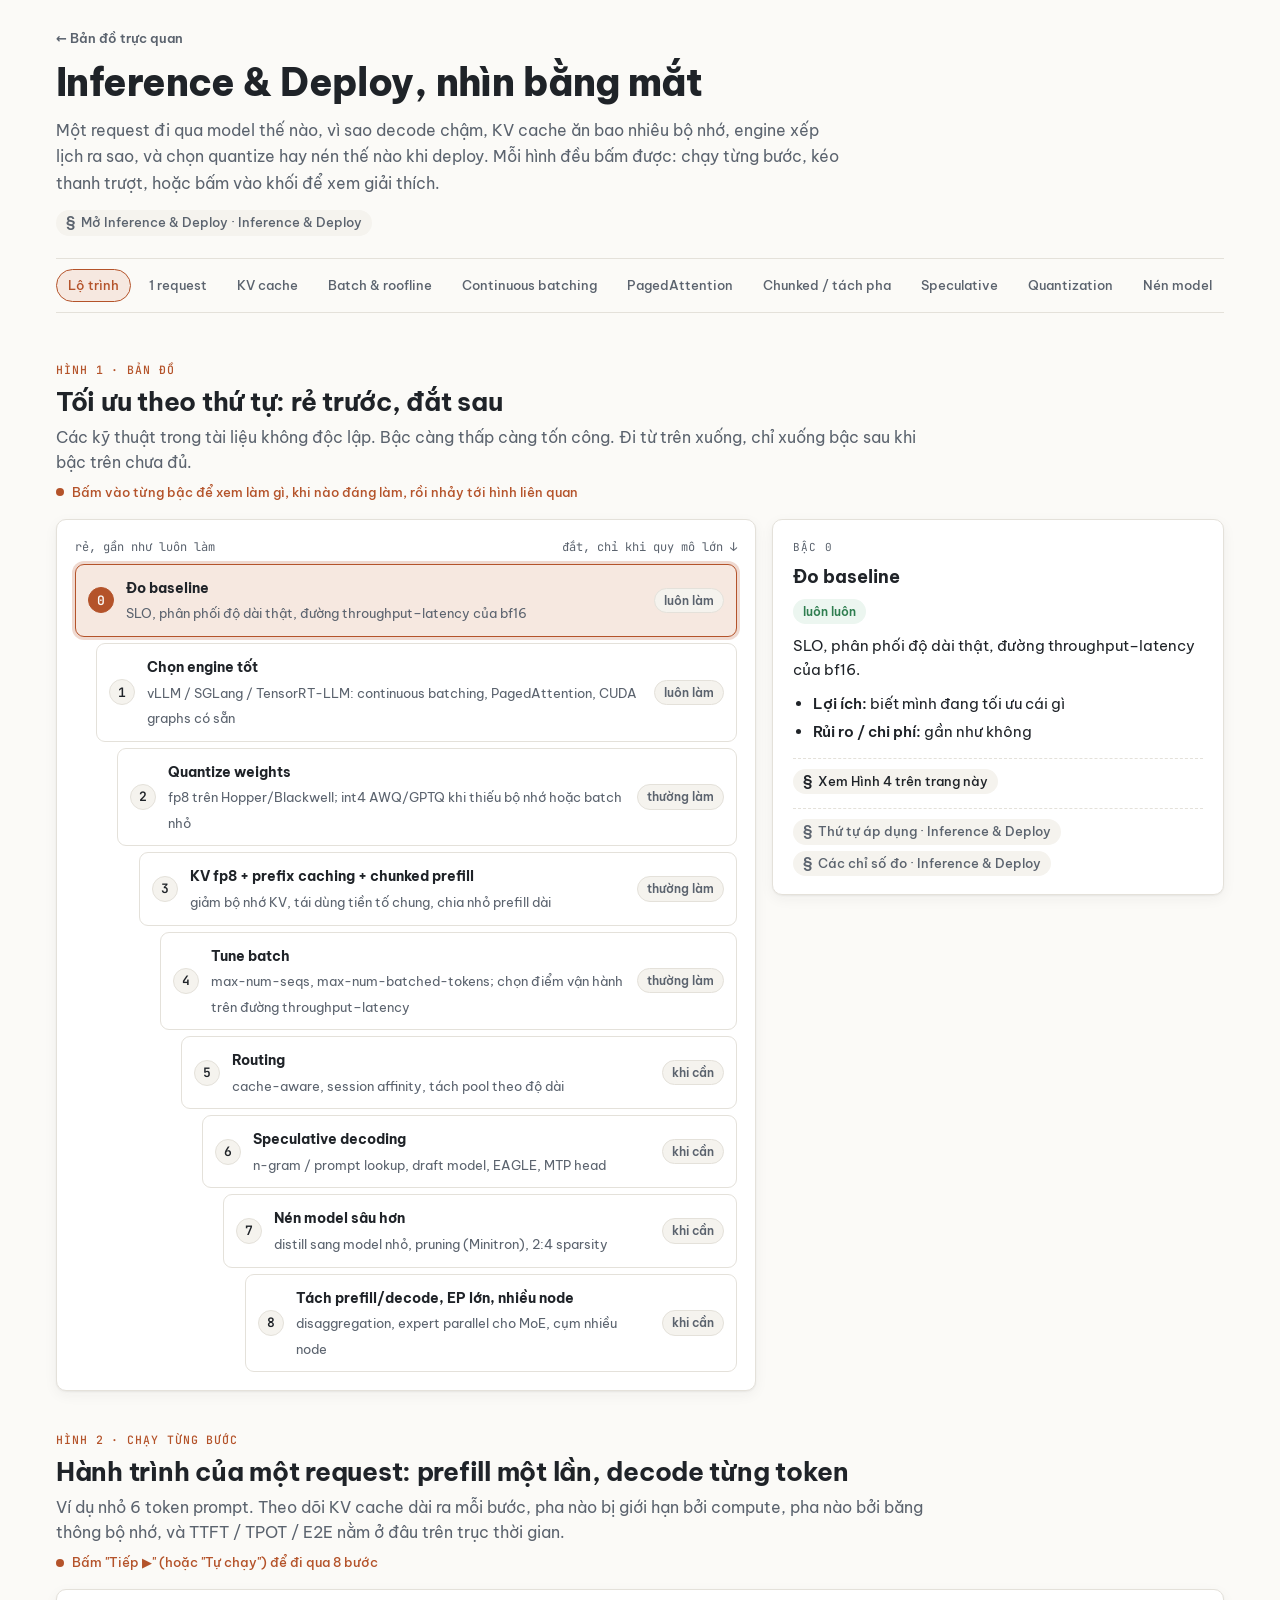
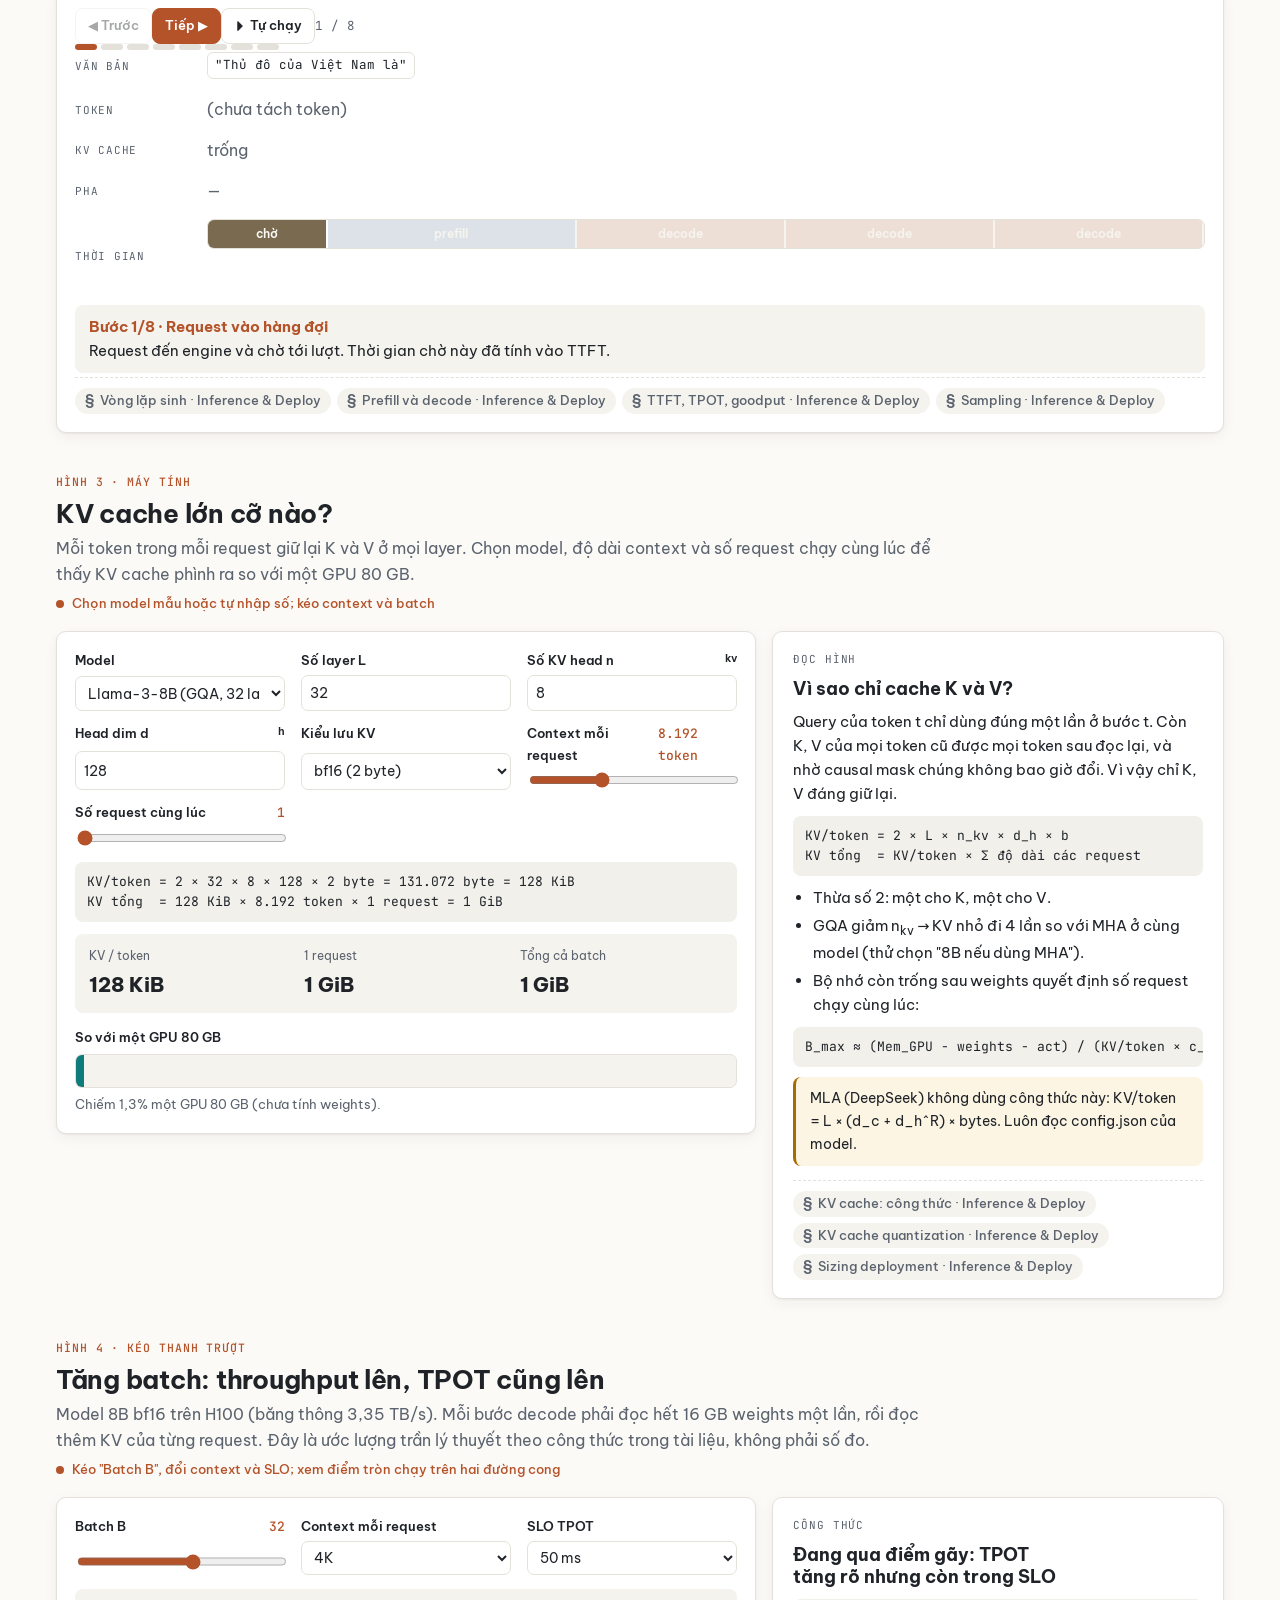
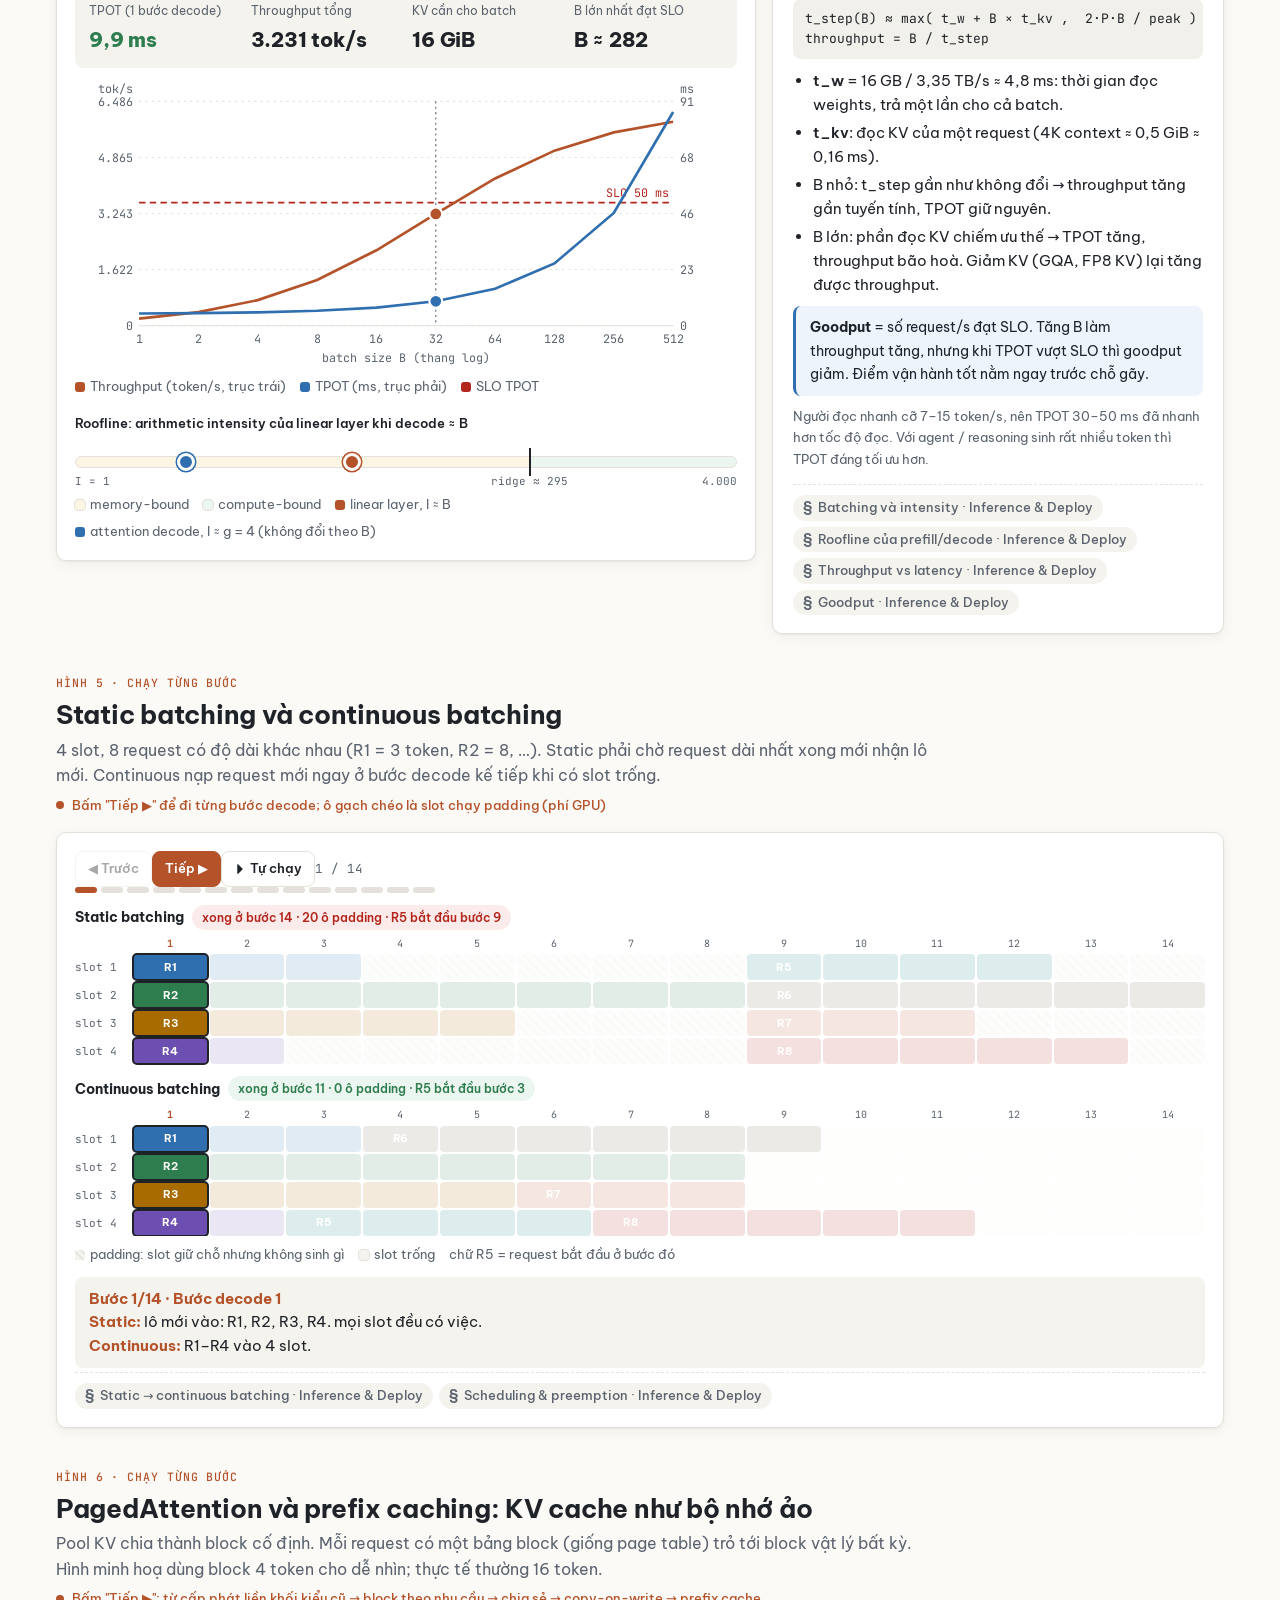
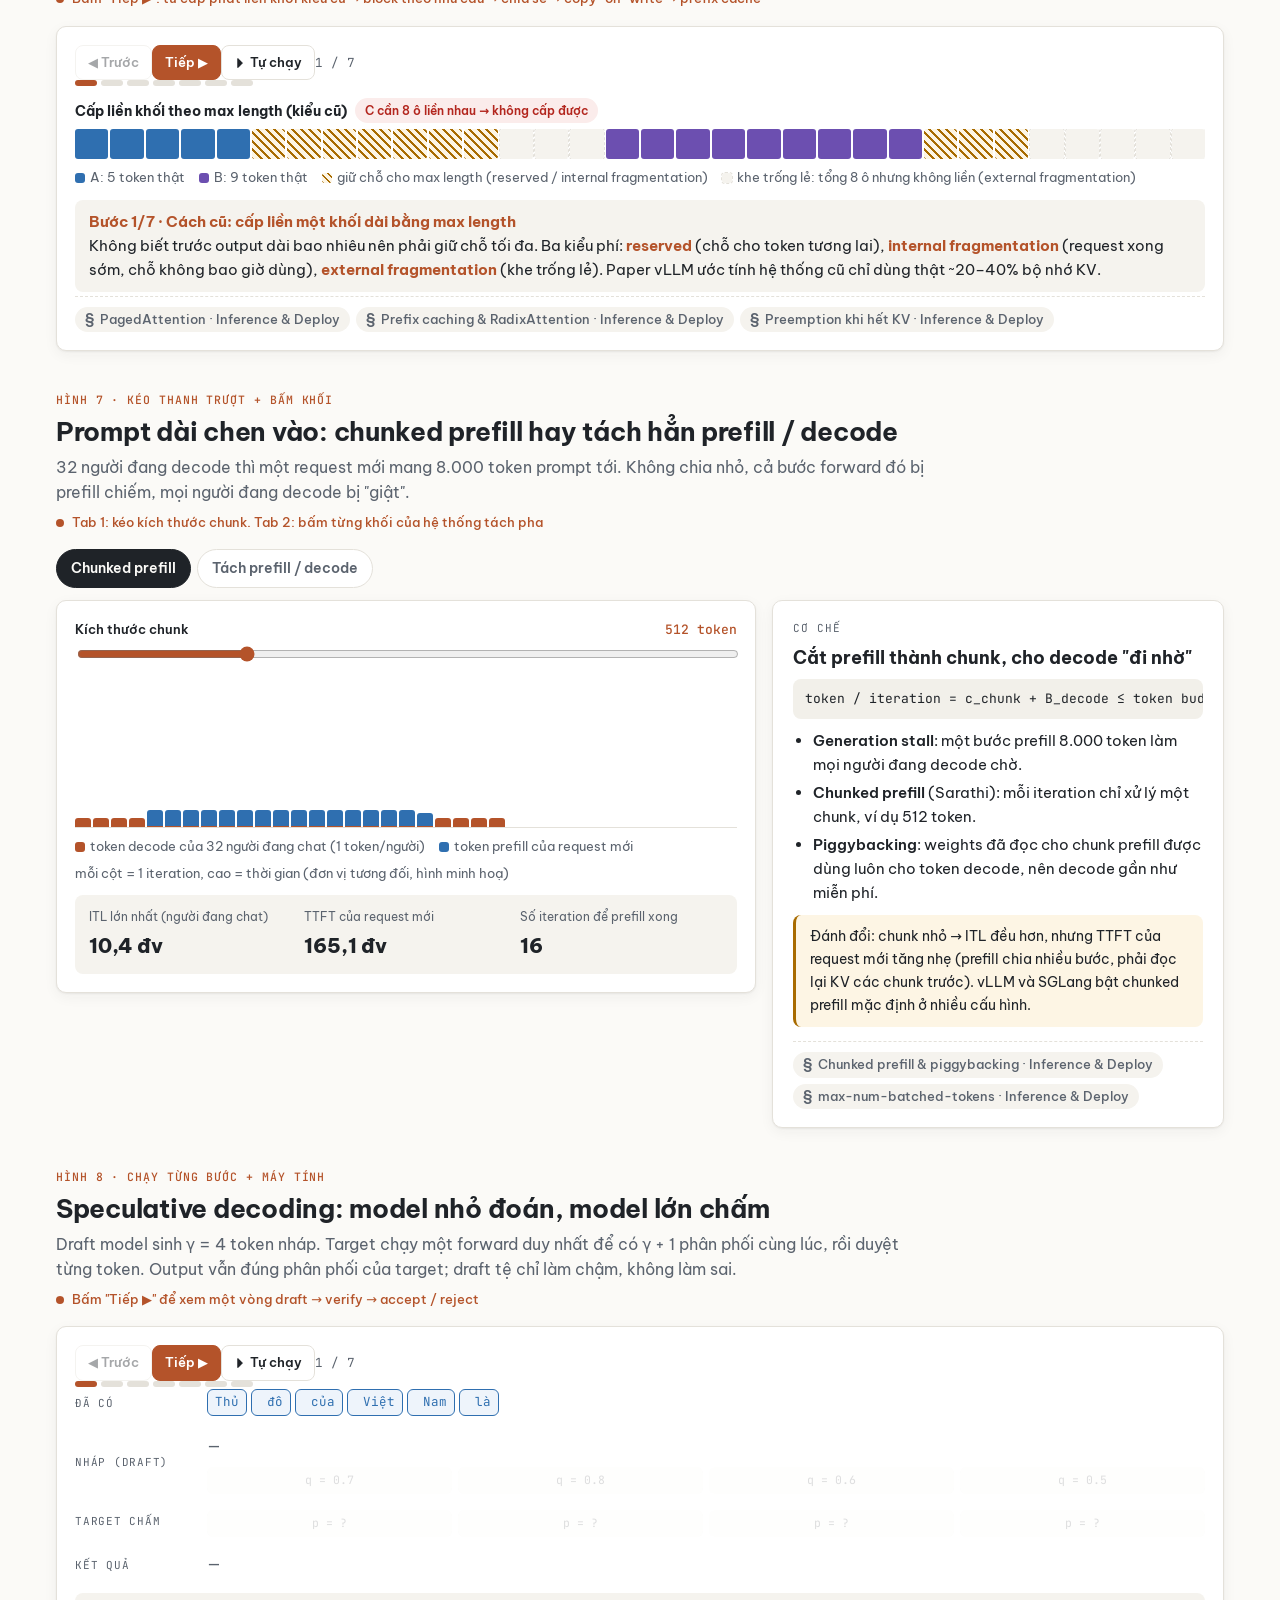
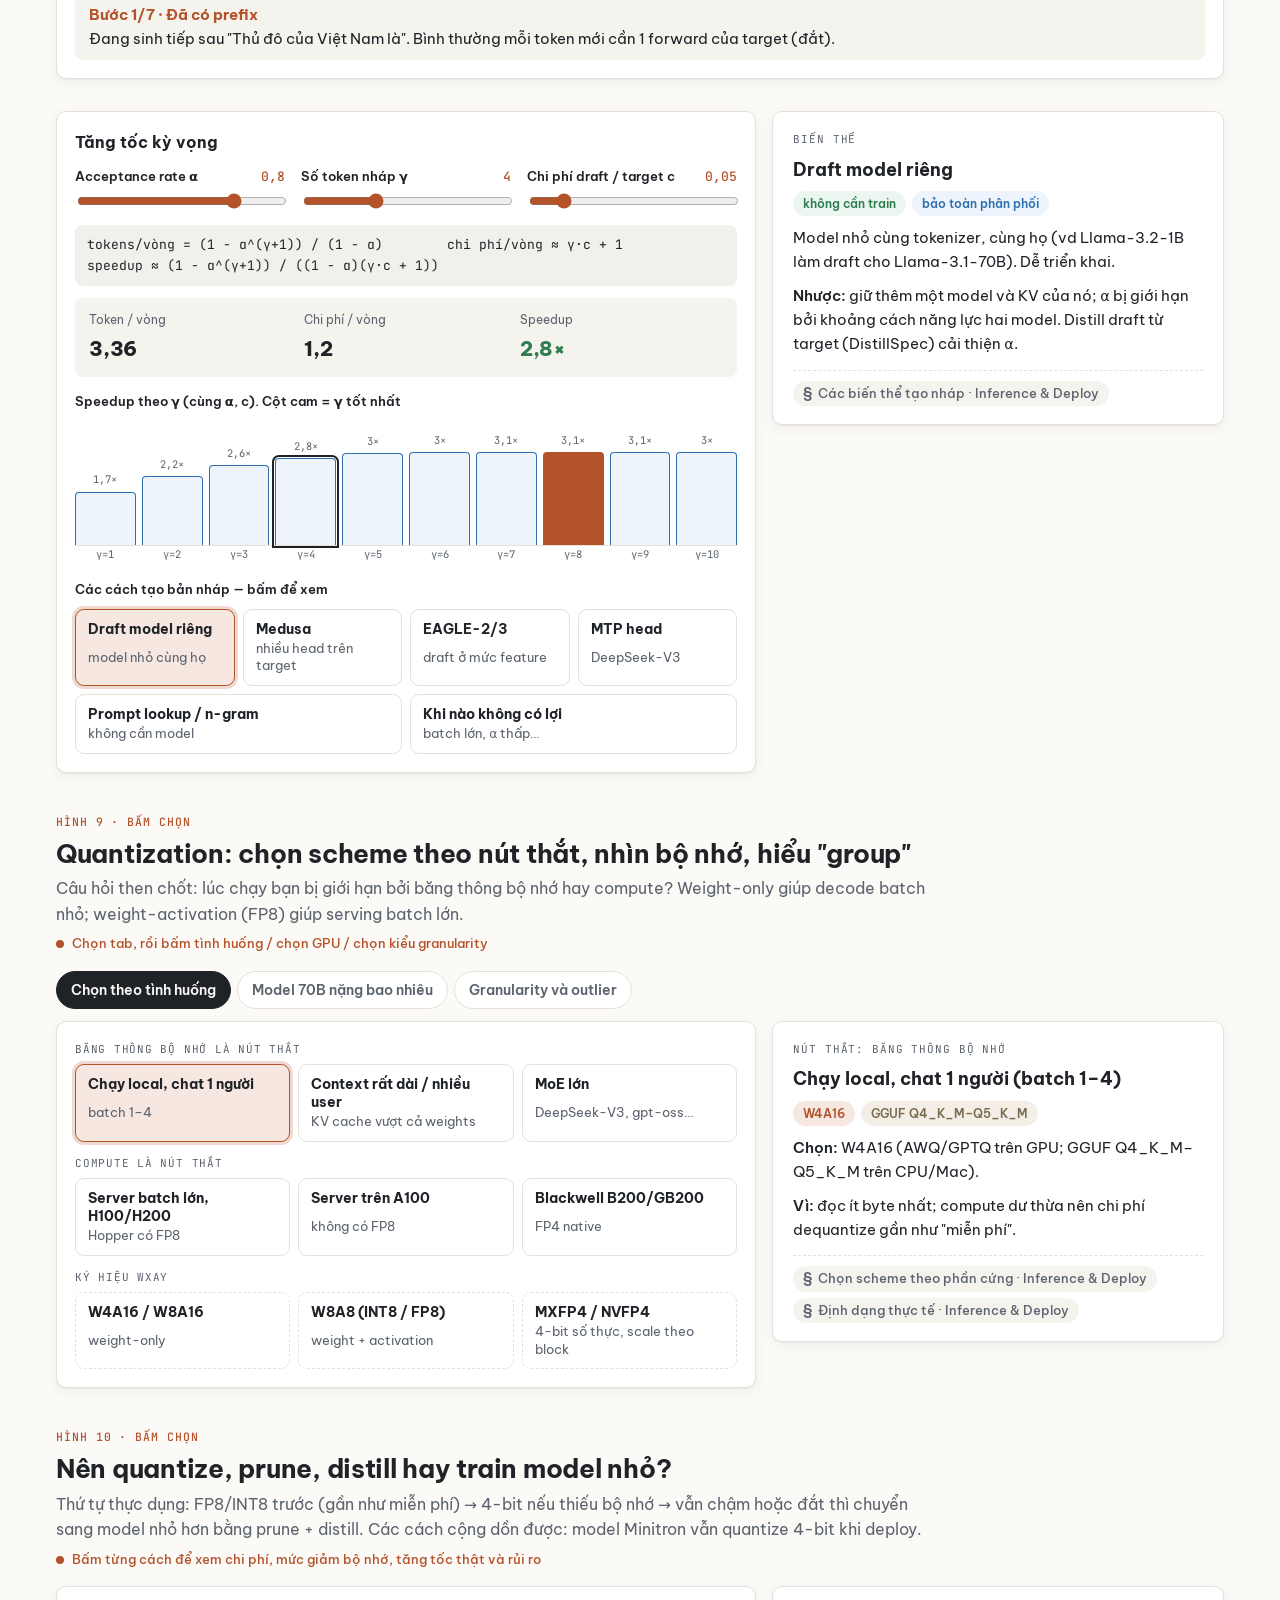
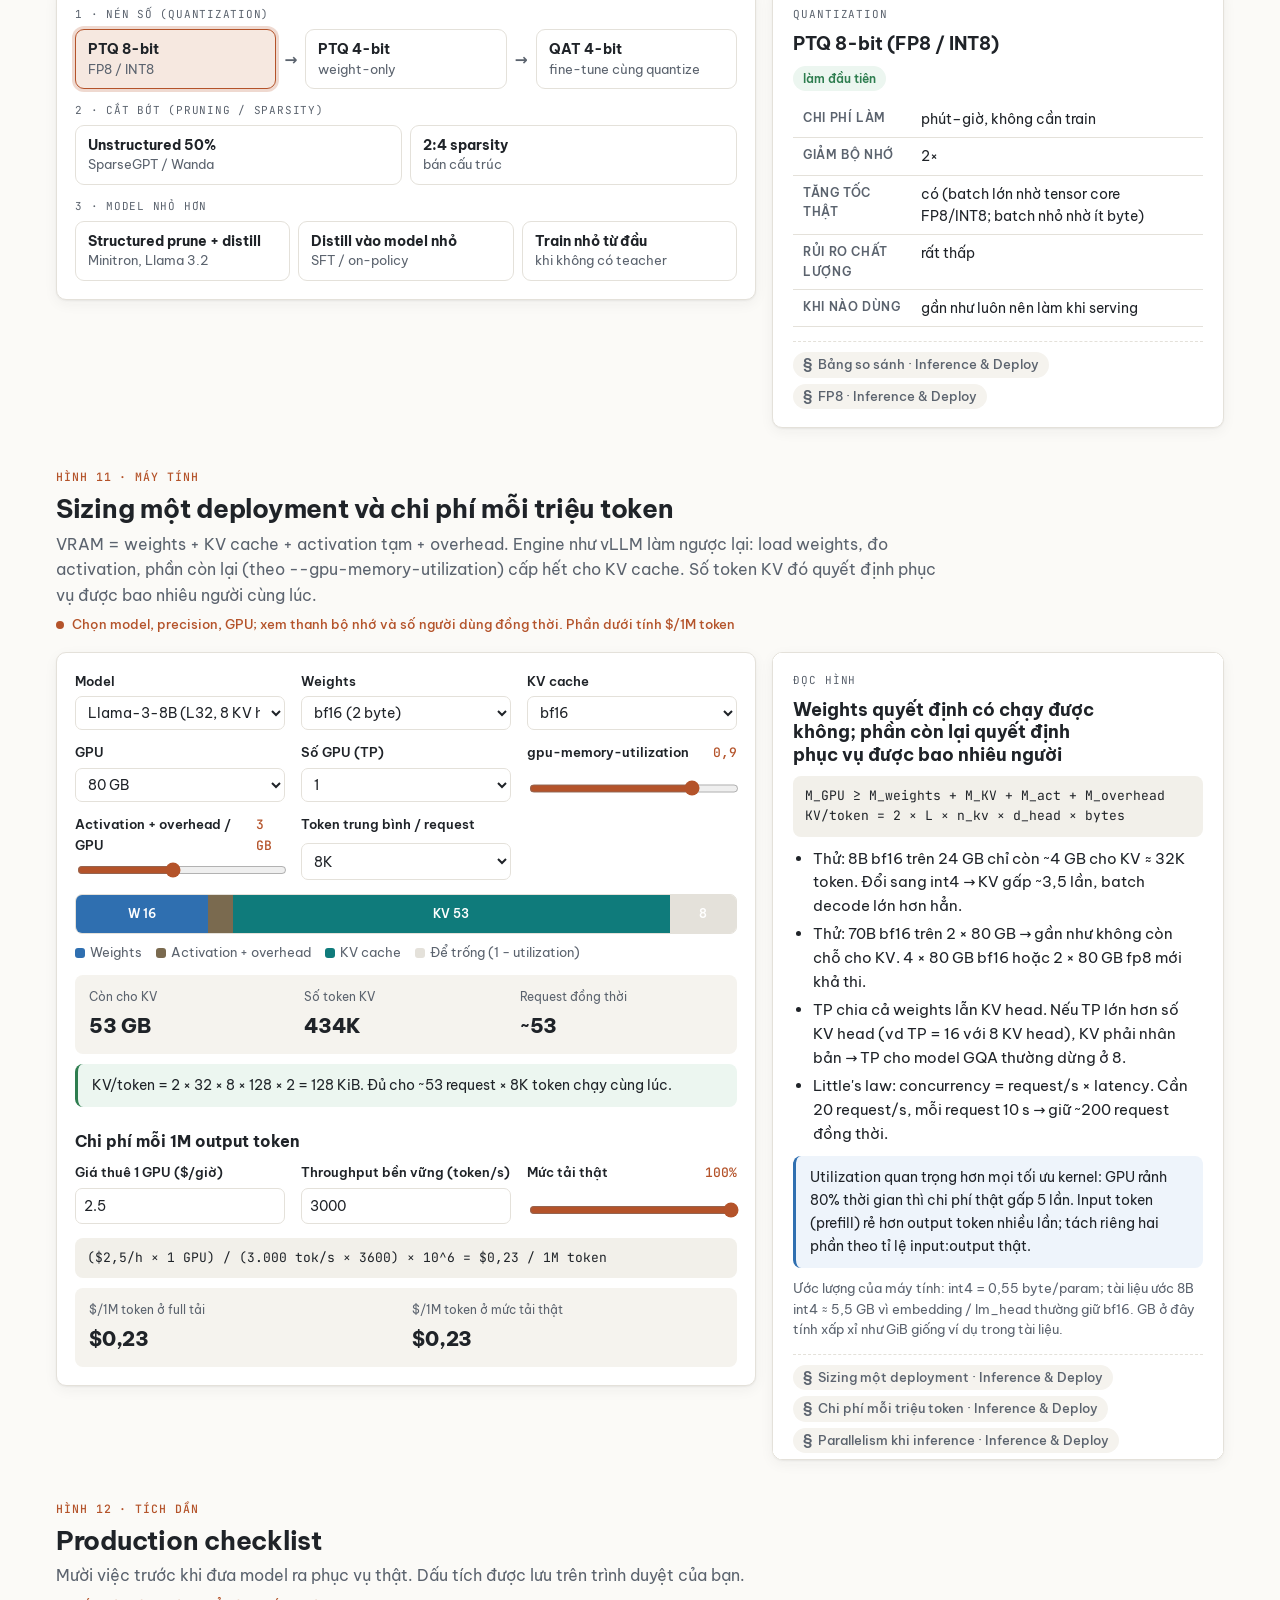
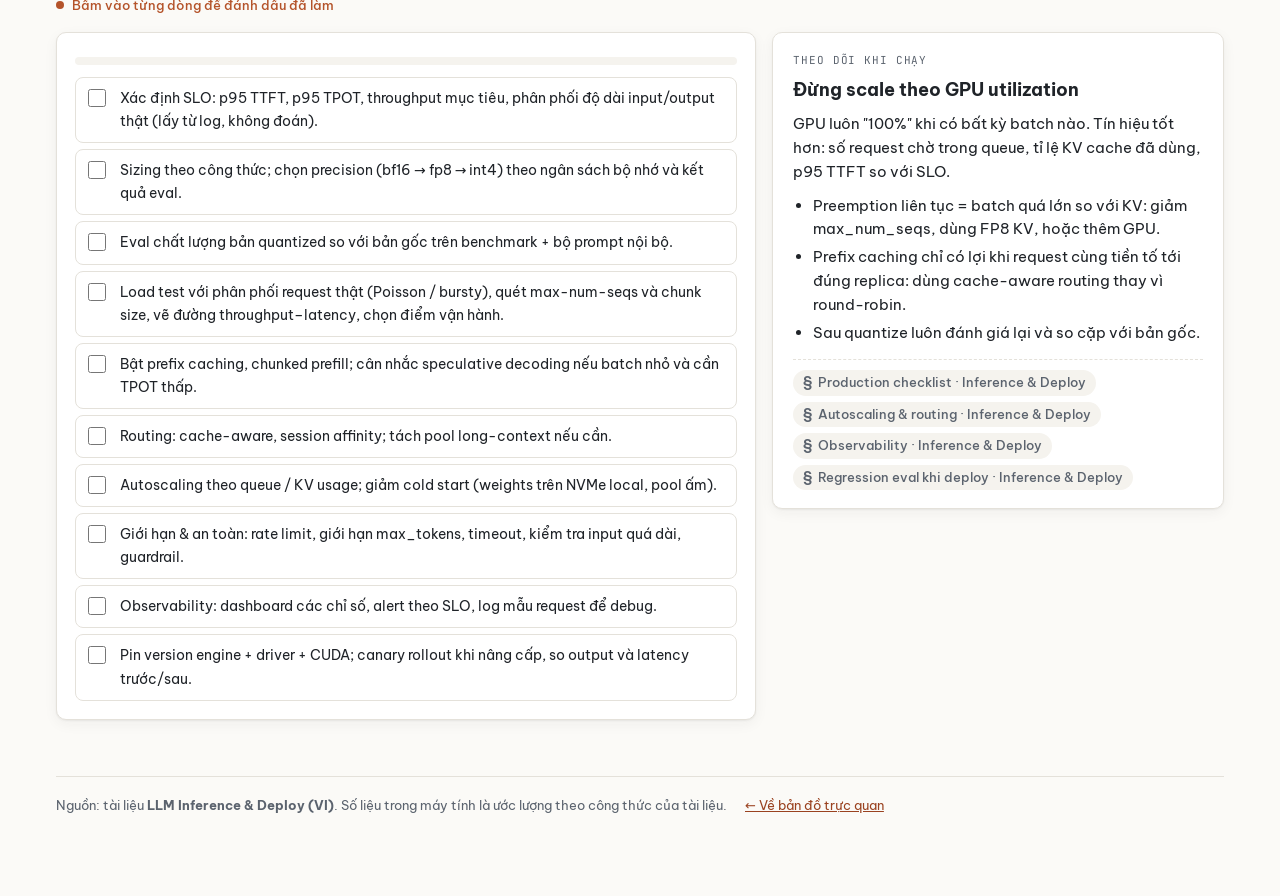
<file: truc-quan/inference-deploy.html>
<!doctype html>
<html lang="vi">
<head>
<meta charset="utf-8">
<meta name="viewport" content="width=device-width, initial-scale=1, viewport-fit=cover">
<title>Inference & Deploy trực quan</title>
<meta name="claude:viewport-fit-sides" content="cover">
<link rel="preconnect" href="https://fonts.googleapis.com">
<link rel="preconnect" href="https://fonts.gstatic.com" crossorigin>
<link rel="stylesheet" href="https://fonts.googleapis.com/css2?family=Be+Vietnam+Pro:wght@400;500;600;700;800&family=JetBrains+Mono:wght@400;500&display=swap">
<link rel="stylesheet" href="shared.css">
<style>
/* Trang Inference & Deploy: các hình chạy từng bước + máy tính nhỏ. Chỉ dùng token màu từ shared.css. */
.muted{color:var(--muted)}
.mono{font-family:var(--mono)}
.sp{display:grid;gap:14px}
.rows{display:grid;grid-template-columns:118px minmax(0,1fr);gap:12px 14px;align-items:center}
@media (max-width:560px){.rows{grid-template-columns:minmax(0,1fr);gap:4px 0}.rows .rowlab{margin-top:8px}}
.rowlab{font-family:var(--mono);font-size:11px;letter-spacing:.07em;text-transform:uppercase;color:var(--muted)}
.tokrow{display:flex;flex-wrap:wrap;gap:4px;align-items:center;min-height:32px;min-width:0}
.tok{font-family:var(--mono);font-size:12.5px;padding:3px 7px;border-radius:6px;border:1.5px solid var(--border);background:var(--surface);white-space:pre;line-height:1.5}
.tok.p{background:var(--note-bg);border-color:var(--note);color:var(--note)}
.tok.g{background:var(--accent-soft);border-color:var(--accent);color:var(--accent)}
.tok.ok{background:var(--tip-bg);border-color:var(--tip);color:var(--tip)}
.tok.rej{background:var(--bad-bg);border-color:var(--bad);color:var(--bad);text-decoration:line-through}
.tok.ghost{border-style:dashed;opacity:.55}
.tok.new{animation:pop .45s ease-out}
.tok sub{font-size:10px;opacity:.85;margin-left:3px}
@keyframes pop{0%{transform:scale(.6);opacity:0}100%{transform:scale(1);opacity:1}}
.kv{display:flex;flex-wrap:wrap;gap:3px;align-items:center}
.kv i{width:20px;height:20px;border-radius:4px;background:var(--note);display:block}
.kv i.g{background:var(--accent)}
.kv i.rel{background:var(--surface-2);outline:1.5px dashed var(--border)}
.kv .lbl{font-size:12.5px;color:var(--muted);margin-left:8px}
.tl{position:relative;display:flex;height:30px;border-radius:7px;overflow:hidden;background:var(--surface-2);border:1px solid var(--border)}
.tl>span{display:flex;align-items:center;justify-content:center;font-size:11.5px;font-weight:600;color:var(--bg);white-space:nowrap;overflow:hidden;transition:opacity .3s;border-right:2px solid var(--surface)}
.tl>span.off{opacity:.12}
.tl .q{background:var(--khaki)} .tl .pf{background:var(--note)} .tl .dc{background:var(--accent)}
.brk{position:relative;height:40px;margin-top:4px}
.brk span{position:absolute;top:0;height:30px;border:1.5px solid var(--text);border-top:0;border-radius:0 0 6px 6px;font-size:11.5px;font-weight:700;display:flex;align-items:flex-end;justify-content:center;padding-bottom:2px;transition:opacity .3s}
.brk span.off{opacity:0}
.brk .e2e{top:14px;height:26px;border-color:var(--muted);color:var(--muted)}
.stairs{display:grid;gap:6px}
.stairs .node{margin-left:calc(var(--i) * 3.2%);grid-template-columns:auto minmax(0,1fr) auto;align-items:center;column-gap:12px}
@media (max-width:560px){.stairs .node{margin-left:calc(var(--i) * 1.4%)}}
.stairs .num{font-family:var(--mono);font-weight:600;font-size:13px;width:26px;height:26px;border-radius:50%;display:grid;place-items:center;background:var(--surface-2);border:1.5px solid var(--border)}
.stairs .node.is-active .num{background:var(--accent);color:var(--bg);border-color:var(--accent)}
.axis-note{display:flex;justify-content:space-between;font-size:12px;color:var(--muted);font-family:var(--mono);margin-bottom:6px}
.stat{display:grid;gap:2px;min-width:0}
.stat .lab{font-size:12px;color:var(--muted)}
.stat .v{font-size:20px;font-weight:800;font-variant-numeric:tabular-nums;letter-spacing:-.01em}
.stats{display:grid;grid-template-columns:repeat(auto-fit,minmax(140px,1fr));gap:12px;padding:12px 14px;background:var(--surface-2);border-radius:8px}
.ok-t{color:var(--tip)} .bad-t{color:var(--bad)} .warn-t{color:var(--warn)}
.roof{position:relative;height:46px;margin-top:6px}
.roof .track{position:absolute;left:0;right:0;top:16px;height:12px;border-radius:6px;background:linear-gradient(90deg,var(--warn-bg) 0 var(--ridge),var(--tip-bg) var(--ridge) 100%);border:1px solid var(--border)}
.roof .ridge{position:absolute;top:8px;height:28px;width:2px;background:var(--text);left:var(--ridge)}
.roof .pt{position:absolute;top:13px;width:18px;height:18px;margin-left:-9px;border-radius:50%;background:var(--accent);border:3px solid var(--surface);box-shadow:0 0 0 1.5px var(--accent);transition:left .3s}
.roof .pt.att{background:var(--note);box-shadow:0 0 0 1.5px var(--note)}
.roof .t{position:absolute;top:32px;font-size:11px;color:var(--muted);transform:translateX(-50%);white-space:nowrap;font-family:var(--mono)}
.lane-wrap{overflow-x:auto}
.lane{display:grid;gap:2px;min-width:520px}
.lane .h{font-size:11px;font-family:var(--mono);color:var(--muted);display:flex;align-items:center}
.lane .c{height:26px;border-radius:4px;font-size:10.5px;font-weight:700;color:var(--bg);display:flex;align-items:center;justify-content:center;transition:opacity .25s}
.lane .c.e{background:var(--surface-2)}
.lane .c.pad{background:repeating-linear-gradient(45deg,var(--border) 0 3px,var(--surface-2) 3px 7px);color:var(--muted)}
.lane .c.fut{opacity:.14}
.lane .c.now{outline:2px solid var(--text);outline-offset:-1px}
.lane .tn{font-size:10px;font-family:var(--mono);color:var(--muted);text-align:center}
.lane .tn.now{color:var(--accent);font-weight:700}
.lane-title{font-weight:700;font-size:13.5px;margin:12px 0 6px;display:flex;gap:8px;align-items:center;flex-wrap:wrap}
.pool{display:grid;grid-template-columns:repeat(8,minmax(0,1fr));gap:6px}
@media (max-width:560px){.pool{grid-template-columns:repeat(4,minmax(0,1fr))}}
.blk{border:1.5px solid var(--border);border-radius:7px;padding:5px;min-height:62px;display:grid;gap:4px;align-content:start;background:var(--surface);position:relative;transition:background .3s,border-color .3s}
.blk .id{font-family:var(--mono);font-size:10.5px;color:var(--muted)}
.blk .fill{display:grid;grid-template-columns:repeat(4,1fr);gap:2px}
.blk .fill b{height:8px;border-radius:2px;background:var(--surface-2)}
.blk .own{display:flex;flex-wrap:wrap;gap:2px}
.blk .own span{font-size:10px;font-weight:700;padding:0 4px;border-radius:4px;color:var(--bg)}
.blk .rc{position:absolute;top:4px;right:5px;font-size:10px;font-weight:700;font-family:var(--mono);color:var(--accent)}
.blk.cache{border-style:dashed;border-color:var(--tip)}
.blk.hot{box-shadow:0 0 0 3px color-mix(in srgb,var(--accent) 30%,transparent);border-color:var(--accent)}
.btab{display:grid;gap:4px;font-family:var(--mono);font-size:12.5px;margin-top:10px}
.btab div{display:flex;flex-wrap:wrap;gap:6px;align-items:center}
.btab .who{font-weight:700;min-width:30px}
.btab .m{padding:1px 6px;border-radius:5px;background:var(--surface-2);border:1px solid var(--border)}
.contig{display:grid;grid-template-columns:repeat(32,minmax(0,1fr));gap:2px;min-width:480px}
.contig b{height:30px;border-radius:3px}
.contig .u{background:var(--note)} .contig .u2{background:var(--ex)}
.contig .r{background:repeating-linear-gradient(45deg,var(--warn) 0 2px,var(--warn-bg) 2px 6px)}
.contig .f{background:var(--surface-2);outline:1px dashed var(--border)}
.iters{display:flex;align-items:flex-end;gap:2px;height:150px;border-bottom:1.5px solid var(--border);overflow-x:auto;padding-top:6px}
.iters .it{flex:none;display:flex;flex-direction:column-reverse;width:16px;border-radius:3px 3px 0 0;overflow:hidden}
.iters .it .d{background:var(--accent)} .iters .it .pf{background:var(--note)}
.spdbars{display:flex;align-items:flex-end;gap:6px;height:130px;border-bottom:1.5px solid var(--border);padding-top:16px}
.spdbars .sb{flex:1;display:flex;flex-direction:column;justify-content:flex-end;align-items:center;gap:3px;min-width:0;height:100%}
.spdbars .sb i{display:block;width:100%;border-radius:4px 4px 0 0;background:var(--note-bg);border:1.5px solid var(--note);border-bottom:0;transition:height .3s}
.spdbars .sb.best i{background:var(--accent);border-color:var(--accent)}
.spdbars .sb.cur i{outline:2px solid var(--text);outline-offset:1px}
.spdbars .sb span{font-size:10.5px;font-family:var(--mono);color:var(--muted);font-variant-numeric:tabular-nums}
.spdx{display:flex;gap:6px;font-size:10.5px;font-family:var(--mono);color:var(--muted)}
.spdx span{flex:1;text-align:center}
.pq{display:grid;grid-template-columns:repeat(4,minmax(0,1fr));gap:6px;margin-top:4px}
.pq div{font-family:var(--mono);font-size:11.5px;text-align:center;background:var(--surface-2);border-radius:6px;padding:4px 2px;transition:opacity .3s}
.pq div.off{opacity:.15}
.grid-q{display:grid;grid-template-columns:repeat(16,minmax(0,1fr));gap:2px;max-width:520px}
.grid-q b{aspect-ratio:1;border-radius:2px;display:grid;place-items:center;font-size:9px;color:var(--bg);font-weight:700}
.mem70 .row{display:grid;grid-template-columns:118px minmax(0,1fr);gap:10px;align-items:center;margin-bottom:8px}
@media (max-width:560px){.mem70 .row{grid-template-columns:minmax(0,1fr);gap:2px}}
.mem70 .lbar{position:relative;height:28px;background:var(--surface-2);border-radius:6px}
.mem70 .lbar i{position:absolute;left:0;top:0;bottom:0;border-radius:6px;background:var(--note);transition:background .3s}
.mem70 .lbar i.fit{background:var(--tip)}
.mem70 .lbar i.no{background:var(--bad)}
.mem70 .lbar em{position:absolute;left:8px;top:0;bottom:0;display:flex;align-items:center;font-style:normal;font-size:12px;font-weight:700;color:var(--bg);white-space:nowrap}
.mem70 .lbar .cap{position:absolute;top:-4px;bottom:-4px;width:0;border-left:2px dashed var(--text)}
.mem70 .lbar .sp2{position:absolute;right:8px;top:0;bottom:0;display:flex;align-items:center;font-size:12px;font-family:var(--mono);color:var(--muted)}
.groups{display:grid;gap:12px}
.groups .gt{font-family:var(--mono);font-size:11px;letter-spacing:.07em;text-transform:uppercase;color:var(--muted);margin-bottom:6px}
.groups .gr{display:grid;grid-template-columns:repeat(auto-fit,minmax(150px,1fr));gap:8px}
.check{display:grid;gap:6px}
.check label{display:grid;grid-template-columns:22px minmax(0,1fr);gap:10px;align-items:start;padding:9px 12px;border:1.5px solid var(--border);border-radius:8px;background:var(--surface);cursor:pointer;font-size:14px}
.check label:hover{border-color:var(--accent)}
.check input{width:18px;height:18px;margin:2px 0 0;accent-color:var(--tip)}
.check label.done{background:var(--tip-bg);border-color:var(--tip)}
.check label.done span{color:var(--muted)}
.progress{height:8px;border-radius:4px;background:var(--surface-2);overflow:hidden;margin:6px 0 12px}
.progress i{display:block;height:100%;background:var(--tip);transition:width .3s}
.diag{display:grid;grid-template-columns:repeat(5,minmax(0,1fr));gap:8px;align-items:center}
@media (max-width:640px){.diag{grid-template-columns:minmax(0,1fr)}.diag .arrow{transform:rotate(90deg);justify-self:center}}
.legend i.hatch{background:repeating-linear-gradient(45deg,var(--border) 0 2px,var(--surface-2) 2px 5px)}
.legend i.hatch2{background:repeating-linear-gradient(45deg,var(--warn) 0 2px,var(--warn-bg) 2px 5px)}
.chart-wrap{overflow-x:auto}
.chart-wrap svg{min-width:460px;width:100%;height:auto}
svg .ax{stroke:var(--border);stroke-width:1}
svg .grid{stroke:var(--border);stroke-width:1;stroke-dasharray:2 4}
svg .lt{font-size:11px;fill:var(--muted);font-family:var(--mono)}
</style>
</head>
<body>
<div class="wrap">
  <header class="top">
    <a class="crumb" href="index.html">← Bản đồ trực quan</a>
    <h1>Inference & Deploy, nhìn bằng mắt</h1>
    <p class="lead">Một request đi qua model thế nào, vì sao decode chậm, KV cache ăn bao nhiêu bộ nhớ, engine xếp lịch ra sao, và chọn quantize hay nén thế nào khi deploy. Mỗi hình đều bấm được: chạy từng bước, kéo thanh trượt, hoặc bấm vào khối để xem giải thích.</p>
    <div class="doc-row" data-doclinks="inference"></div>
  </header>

  <nav class="jump" aria-label="Các hình">
    <a href="#f-ladder">Lộ trình</a>
    <a href="#f-journey">1 request</a>
    <a href="#f-kv">KV cache</a>
    <a href="#f-batch">Batch & roofline</a>
    <a href="#f-cb">Continuous batching</a>
    <a href="#f-paged">PagedAttention</a>
    <a href="#f-chunk">Chunked / tách pha</a>
    <a href="#f-spec">Speculative</a>
    <a href="#f-quant">Quantization</a>
    <a href="#f-compress">Nén model</a>
    <a href="#f-size">Sizing & chi phí</a>
    <a href="#f-check">Checklist</a>
  </nav>

  <!-- HÌNH 1 -->
  <section class="viz" id="f-ladder">
    <div class="viz-head">
      <span class="fig">Hình 1 · Bản đồ</span>
      <h2>Tối ưu theo thứ tự: rẻ trước, đắt sau</h2>
      <p class="sub">Các kỹ thuật trong tài liệu không độc lập. Bậc càng thấp càng tốn công. Đi từ trên xuống, chỉ xuống bậc sau khi bậc trên chưa đủ.</p>
      <span class="hint">Bấm vào từng bậc để xem làm gì, khi nào đáng làm, rồi nhảy tới hình liên quan</span>
    </div>
    <div class="viz-grid">
      <div class="canvas">
        <div class="axis-note"><span>rẻ, gần như luôn làm</span><span>đắt, chỉ khi quy mô lớn ↓</span></div>
        <div class="stairs" id="ladder"></div>
      </div>
      <aside class="panel" data-panel></aside>
    </div>
  </section>

  <!-- HÌNH 2 -->
  <section class="viz" id="f-journey">
    <div class="viz-head">
      <span class="fig">Hình 2 · Chạy từng bước</span>
      <h2>Hành trình của một request: prefill một lần, decode từng token</h2>
      <p class="sub">Ví dụ nhỏ 6 token prompt. Theo dõi KV cache dài ra mỗi bước, pha nào bị giới hạn bởi compute, pha nào bởi băng thông bộ nhớ, và TTFT / TPOT / E2E nằm ở đâu trên trục thời gian.</p>
      <span class="hint">Bấm "Tiếp ▶" (hoặc "Tự chạy") để đi qua 8 bước</span>
    </div>
    <div class="canvas" id="journey">
      <div data-stepbar></div>
      <div class="rows">
        <div class="rowlab">Văn bản</div><div class="tokrow" data-r="text"></div>
        <div class="rowlab">Token</div><div class="tokrow" data-r="tok"></div>
        <div class="rowlab">KV cache</div><div class="kv" data-r="kv"></div>
        <div class="rowlab">Pha</div><div class="tokrow" data-r="phase"></div>
        <div class="rowlab">Thời gian</div>
        <div style="min-width:0">
          <div class="tl" data-r="tl">
            <span class="q" style="flex-basis:12%">chờ</span>
            <span class="pf" style="flex-basis:25%">prefill</span>
            <span class="dc" style="flex-basis:21%">decode</span>
            <span class="dc" style="flex-basis:21%">decode</span>
            <span class="dc" style="flex-basis:21%">decode</span>
          </div>
          <div class="brk" data-r="brk">
            <span style="left:0;width:37%">TTFT</span>
            <span style="left:37%;width:21%">TPOT</span>
            <span class="e2e" style="left:0;width:100%">E2E = TTFT + (n_out − 1) × TPOT</span>
          </div>
        </div>
      </div>
      <div class="caption" data-caption></div>
      <div class="doc-links" id="journey-docs"></div>
    </div>
  </section>

  <!-- HÌNH 3 -->
  <section class="viz" id="f-kv">
    <div class="viz-head">
      <span class="fig">Hình 3 · Máy tính</span>
      <h2>KV cache lớn cỡ nào?</h2>
      <p class="sub">Mỗi token trong mỗi request giữ lại K và V ở mọi layer. Chọn model, độ dài context và số request chạy cùng lúc để thấy KV cache phình ra so với một GPU 80 GB.</p>
      <span class="hint">Chọn model mẫu hoặc tự nhập số; kéo context và batch</span>
    </div>
    <div class="viz-grid">
      <div class="canvas">
        <div class="controls">
          <div class="ctl"><label for="kv-preset">Model</label>
            <select id="kv-preset">
              <option value="8b">Llama-3-8B (GQA, 32 layer, 8 KV head)</option>
              <option value="70b">Llama-3-70B (GQA, 80 layer, 8 KV head)</option>
              <option value="mha">8B nếu dùng MHA (32 KV head)</option>
              <option value="custom">Tự nhập</option>
            </select></div>
          <div class="ctl"><label for="kv-L">Số layer L</label><input id="kv-L" type="number" min="1" max="200" value="32"></div>
          <div class="ctl"><label for="kv-n">Số KV head n<sub>kv</sub></label><input id="kv-n" type="number" min="1" max="128" value="8"></div>
          <div class="ctl"><label for="kv-d">Head dim d<sub>h</sub></label><input id="kv-d" type="number" min="16" max="512" value="128"></div>
          <div class="ctl"><label for="kv-b">Kiểu lưu KV</label>
            <select id="kv-b"><option value="2">bf16 (2 byte)</option><option value="1">fp8 (1 byte)</option><option value="0.5">4-bit (0,5 byte)</option></select></div>
          <div class="ctl"><label for="kv-c">Context mỗi request <output id="kv-c-o"></output></label><input id="kv-c" type="range" min="0" max="6" value="2"></div>
          <div class="ctl"><label for="kv-B">Số request cùng lúc <output id="kv-B-o"></output></label><input id="kv-B" type="range" min="0" max="8" value="0"></div>
        </div>
        <div class="formula" id="kv-formula"></div>
        <div class="stats" style="margin-top:12px">
          <div class="stat"><span class="lab">KV / token</span><span class="v" id="kv-tok"></span></div>
          <div class="stat"><span class="lab">1 request</span><span class="v" id="kv-req"></span></div>
          <div class="stat"><span class="lab">Tổng cả batch</span><span class="v" id="kv-all"></span></div>
        </div>
        <p style="margin:14px 0 6px;font-size:13px;font-weight:600">So với một GPU 80 GB</p>
        <div class="bar" id="kv-bar"><span id="kv-bar-fill" style="background:var(--teal)"></span></div>
        <p class="muted" style="font-size:12.5px;margin-top:6px" id="kv-note"></p>
      </div>
      <aside class="panel">
        <div class="p-eyebrow">Đọc hình</div>
        <h3>Vì sao chỉ cache K và V?</h3>
        <p>Query của token t chỉ dùng đúng một lần ở bước t. Còn K, V của mọi token cũ được mọi token sau đọc lại, và nhờ causal mask chúng không bao giờ đổi. Vì vậy chỉ K, V đáng giữ lại.</p>
        <div class="formula">KV/token = 2 × L × n_kv × d_h × b
KV tổng  = KV/token × Σ độ dài các request</div>
        <ul>
          <li>Thừa số 2: một cho K, một cho V.</li>
          <li>GQA giảm n<sub>kv</sub> → KV nhỏ đi 4 lần so với MHA ở cùng model (thử chọn "8B nếu dùng MHA").</li>
          <li>Bộ nhớ còn trống sau weights quyết định số request chạy cùng lúc:</li>
        </ul>
        <div class="formula">B_max ≈ (Mem_GPU − weights − act) / (KV/token × c_tb)</div>
        <div class="callout callout--warn">MLA (DeepSeek) không dùng công thức này: KV/token = L × (d_c + d_h^R) × bytes. Luôn đọc config.json của model.</div>
        <div class="doc-links" id="kv-docs"></div>
      </aside>
    </div>
  </section>

  <!-- HÌNH 4 -->
  <section class="viz" id="f-batch">
    <div class="viz-head">
      <span class="fig">Hình 4 · Kéo thanh trượt</span>
      <h2>Tăng batch: throughput lên, TPOT cũng lên</h2>
      <p class="sub">Model 8B bf16 trên H100 (băng thông 3,35 TB/s). Mỗi bước decode phải đọc hết 16 GB weights một lần, rồi đọc thêm KV của từng request. Đây là ước lượng trần lý thuyết theo công thức trong tài liệu, không phải số đo.</p>
      <span class="hint">Kéo "Batch B", đổi context và SLO; xem điểm tròn chạy trên hai đường cong</span>
    </div>
    <div class="viz-grid">
      <div class="canvas">
        <div class="controls">
          <div class="ctl"><label for="bt-B">Batch B <output id="bt-B-o"></output></label><input id="bt-B" type="range" min="0" max="9" value="5"></div>
          <div class="ctl"><label for="bt-c">Context mỗi request</label>
            <select id="bt-c"><option value="1024">1K</option><option value="4096" selected>4K</option><option value="8192">8K</option><option value="32768">32K</option></select></div>
          <div class="ctl"><label for="bt-slo">SLO TPOT</label>
            <select id="bt-slo"><option value="20">20 ms</option><option value="50" selected>50 ms</option><option value="100">100 ms</option></select></div>
        </div>
        <div class="stats">
          <div class="stat"><span class="lab">TPOT (1 bước decode)</span><span class="v" id="bt-tpot"></span></div>
          <div class="stat"><span class="lab">Throughput tổng</span><span class="v" id="bt-thr"></span></div>
          <div class="stat"><span class="lab">KV cần cho batch</span><span class="v" id="bt-kv"></span></div>
          <div class="stat"><span class="lab">B lớn nhất đạt SLO</span><span class="v" id="bt-max"></span></div>
        </div>
        <div class="chart-wrap" style="margin-top:12px"><svg id="bt-chart" viewBox="0 0 620 270" role="img" aria-label="Throughput và TPOT theo batch size"></svg></div>
        <div class="legend"><span><i style="background:var(--accent)"></i>Throughput (token/s, trục trái)</span><span><i style="background:var(--note)"></i>TPOT (ms, trục phải)</span><span><i style="background:var(--bad)"></i>SLO TPOT</span></div>
        <p style="margin:16px 0 0;font-size:13px;font-weight:600">Roofline: arithmetic intensity của linear layer khi decode ≈ B</p>
        <div class="roof" id="bt-roof" style="--ridge:68.6%">
          <div class="track"></div><div class="ridge"></div>
          <div class="pt att" id="bt-att" title="attention decode, I ≈ g = 4"></div>
          <div class="pt" id="bt-pt"></div>
          <span class="t" style="left:0;transform:none">I = 1</span>
          <span class="t" style="left:68.6%">ridge ≈ 295</span>
          <span class="t" style="right:0;left:auto;transform:none">4.000</span>
        </div>
        <div class="legend"><span><i style="background:var(--warn-bg);outline:1px solid var(--border)"></i>memory-bound</span><span><i style="background:var(--tip-bg);outline:1px solid var(--border)"></i>compute-bound</span><span><i style="background:var(--accent)"></i>linear layer, I ≈ B</span><span><i style="background:var(--note)"></i>attention decode, I ≈ g = 4 (không đổi theo B)</span></div>
      </div>
      <aside class="panel">
        <div class="p-eyebrow">Công thức</div>
        <h3 id="bt-verdict">Vùng "tăng batch gần như miễn phí"</h3>
        <div class="formula">t_step(B) ≈ max( t_w + B × t_kv ,  2·P·B / peak )
throughput = B / t_step</div>
        <ul>
          <li><span class="k">t_w</span> = 16 GB / 3,35 TB/s ≈ 4,8 ms: thời gian đọc weights, trả một lần cho cả batch.</li>
          <li><span class="k">t_kv</span>: đọc KV của một request (4K context ≈ 0,5 GiB ≈ 0,16 ms).</li>
          <li>B nhỏ: t_step gần như không đổi → throughput tăng gần tuyến tính, TPOT giữ nguyên.</li>
          <li>B lớn: phần đọc KV chiếm ưu thế → TPOT tăng, throughput bão hoà. Giảm KV (GQA, FP8 KV) lại tăng được throughput.</li>
        </ul>
        <div class="callout callout--note"><b>Goodput</b> = số request/s đạt SLO. Tăng B làm throughput tăng, nhưng khi TPOT vượt SLO thì goodput giảm. Điểm vận hành tốt nằm ngay trước chỗ gãy.</div>
        <p class="muted" style="font-size:13px">Người đọc nhanh cỡ 7–15 token/s, nên TPOT 30–50 ms đã nhanh hơn tốc độ đọc. Với agent / reasoning sinh rất nhiều token thì TPOT đáng tối ưu hơn.</p>
        <div class="doc-links" id="bt-docs"></div>
      </aside>
    </div>
  </section>

  <!-- HÌNH 5 -->
  <section class="viz" id="f-cb">
    <div class="viz-head">
      <span class="fig">Hình 5 · Chạy từng bước</span>
      <h2>Static batching và continuous batching</h2>
      <p class="sub">4 slot, 8 request có độ dài khác nhau (R1 = 3 token, R2 = 8, …). Static phải chờ request dài nhất xong mới nhận lô mới. Continuous nạp request mới ngay ở bước decode kế tiếp khi có slot trống.</p>
      <span class="hint">Bấm "Tiếp ▶" để đi từng bước decode; ô gạch chéo là slot chạy padding (phí GPU)</span>
    </div>
    <div class="canvas" id="cb">
      <div data-stepbar></div>
      <div class="lane-wrap">
        <div class="lane-title">Static batching <span class="chip chip--bad" id="cb-s-sum"></span></div>
        <div class="lane" id="cb-static"></div>
        <div class="lane-title">Continuous batching <span class="chip chip--tip" id="cb-c-sum"></span></div>
        <div class="lane" id="cb-cont"></div>
      </div>
      <div class="legend"><span><i class="hatch"></i>padding: slot giữ chỗ nhưng không sinh gì</span><span><i style="background:var(--surface-2);outline:1px solid var(--border)"></i>slot trống</span><span>chữ R5 = request bắt đầu ở bước đó</span></div>
      <div class="caption" data-caption></div>
      <div class="doc-links" id="cb-docs"></div>
    </div>
  </section>

  <!-- HÌNH 6 -->
  <section class="viz" id="f-paged">
    <div class="viz-head">
      <span class="fig">Hình 6 · Chạy từng bước</span>
      <h2>PagedAttention và prefix caching: KV cache như bộ nhớ ảo</h2>
      <p class="sub">Pool KV chia thành block cố định. Mỗi request có một bảng block (giống page table) trỏ tới block vật lý bất kỳ. Hình minh hoạ dùng block 4 token cho dễ nhìn; thực tế thường 16 token.</p>
      <span class="hint">Bấm "Tiếp ▶": từ cấp phát liền khối kiểu cũ → block theo nhu cầu → chia sẻ → copy-on-write → prefix cache</span>
    </div>
    <div class="canvas" id="paged">
      <div data-stepbar></div>
      <div id="paged-view"></div>
      <div class="caption" data-caption></div>
      <div class="doc-links" id="paged-docs"></div>
    </div>
  </section>

  <!-- HÌNH 7 -->
  <section class="viz" id="f-chunk">
    <div class="viz-head">
      <span class="fig">Hình 7 · Kéo thanh trượt + bấm khối</span>
      <h2>Prompt dài chen vào: chunked prefill hay tách hẳn prefill / decode</h2>
      <p class="sub">32 người đang decode thì một request mới mang 8.000 token prompt tới. Không chia nhỏ, cả bước forward đó bị prefill chiếm, mọi người đang decode bị "giật".</p>
      <span class="hint">Tab 1: kéo kích thước chunk. Tab 2: bấm từng khối của hệ thống tách pha</span>
    </div>
    <div id="chunk-tabs">
      <div class="tabs" role="tablist">
        <button data-tab="chunk" role="tab">Chunked prefill</button>
        <button data-tab="disagg" role="tab">Tách prefill / decode</button>
      </div>
      <div data-pane="chunk">
        <div class="viz-grid">
          <div class="canvas">
            <div class="controls">
              <div class="ctl"><label for="ck-size">Kích thước chunk <output id="ck-size-o"></output></label><input id="ck-size" type="range" min="0" max="4" value="1"></div>
            </div>
            <div class="iters" id="ck-iters" aria-label="Chiều cao cột = thời gian mỗi iteration"></div>
            <div class="legend"><span><i style="background:var(--accent)"></i>token decode của 32 người đang chat (1 token/người)</span><span><i style="background:var(--note)"></i>token prefill của request mới</span><span>mỗi cột = 1 iteration, cao = thời gian (đơn vị tương đối, hình minh hoạ)</span></div>
            <div class="stats" style="margin-top:12px">
              <div class="stat"><span class="lab">ITL lớn nhất (người đang chat)</span><span class="v" id="ck-itl"></span></div>
              <div class="stat"><span class="lab">TTFT của request mới</span><span class="v" id="ck-ttft"></span></div>
              <div class="stat"><span class="lab">Số iteration để prefill xong</span><span class="v" id="ck-n"></span></div>
            </div>
          </div>
          <aside class="panel">
            <div class="p-eyebrow">Cơ chế</div>
            <h3>Cắt prefill thành chunk, cho decode "đi nhờ"</h3>
            <div class="formula">token / iteration = c_chunk + B_decode ≤ token budget</div>
            <ul>
              <li><span class="k">Generation stall</span>: một bước prefill 8.000 token làm mọi người đang decode chờ.</li>
              <li><span class="k">Chunked prefill</span> (Sarathi): mỗi iteration chỉ xử lý một chunk, ví dụ 512 token.</li>
              <li><span class="k">Piggybacking</span>: weights đã đọc cho chunk prefill được dùng luôn cho token decode, nên decode gần như miễn phí.</li>
            </ul>
            <div class="callout callout--warn">Đánh đổi: chunk nhỏ → ITL đều hơn, nhưng TTFT của request mới tăng nhẹ (prefill chia nhiều bước, phải đọc lại KV các chunk trước). vLLM và SGLang bật chunked prefill mặc định ở nhiều cấu hình.</div>
            <div class="doc-links" id="ck-docs"></div>
          </aside>
        </div>
      </div>
      <div data-pane="disagg" hidden>
        <div class="viz-grid" id="dis">
          <div class="canvas">
            <div class="diag">
              <button class="node" data-k="req"><span class="n-tag">vào</span><span class="n-t">Request</span><span class="n-s">prompt dài (RAG, agent, code)</span></button>
              <span class="arrow">→</span>
              <button class="node" data-k="pf"><span class="n-tag">compute</span><span class="n-t">Prefill instance</span><span class="n-s">TP lớn → TTFT thấp</span></button>
              <span class="arrow">→</span>
              <button class="node" data-k="xfer"><span class="n-tag">mạng</span><span class="n-t">Chuyển KV cache</span><span class="n-s">NVLink / RDMA</span></button>
            </div>
            <div class="diag" style="margin-top:8px">
              <span></span><span></span>
              <button class="node" data-k="dec"><span class="n-tag">bộ nhớ</span><span class="n-t">Decode instance</span><span class="n-s">batch lớn → TPOT ổn định</span></button>
              <span class="arrow">→</span>
              <button class="node" data-k="out"><span class="n-tag">ra</span><span class="n-t">Stream token</span><span class="n-s">đo bằng goodput</span></button>
            </div>
            <div class="flow" style="margin-top:16px">
              <button class="node dashed" data-k="distserve"><span class="n-t">DistServe</span><span class="n-s">tối ưu goodput theo SLO</span></button>
              <button class="node dashed" data-k="splitwise"><span class="n-t">Splitwise</span><span class="n-s">hai pha, hai loại máy</span></button>
              <button class="node dashed" data-k="mooncake"><span class="n-t">Mooncake</span><span class="n-s">KV cache làm trung tâm</span></button>
              <button class="node dashed" data-k="when"><span class="n-t">Khi nào đáng tách?</span><span class="n-s">và khi nào không</span></button>
            </div>
          </div>
          <aside class="panel" data-panel></aside>
        </div>
      </div>
    </div>
  </section>

  <!-- HÌNH 8 -->
  <section class="viz" id="f-spec">
    <div class="viz-head">
      <span class="fig">Hình 8 · Chạy từng bước + máy tính</span>
      <h2>Speculative decoding: model nhỏ đoán, model lớn chấm</h2>
      <p class="sub">Draft model sinh γ = 4 token nháp. Target chạy một forward duy nhất để có γ + 1 phân phối cùng lúc, rồi duyệt từng token. Output vẫn đúng phân phối của target; draft tệ chỉ làm chậm, không làm sai.</p>
      <span class="hint">Bấm "Tiếp ▶" để xem một vòng draft → verify → accept / reject</span>
    </div>
    <div class="canvas" id="spec">
      <div data-stepbar></div>
      <div class="rows">
        <div class="rowlab">Đã có</div><div class="tokrow" data-r="pre"></div>
        <div class="rowlab">Nháp (draft)</div><div style="min-width:0"><div class="tokrow" data-r="draft"></div><div class="pq" data-r="q"></div></div>
        <div class="rowlab">Target chấm</div><div style="min-width:0"><div class="pq" data-r="p"></div></div>
        <div class="rowlab">Kết quả</div><div class="tokrow" data-r="out"></div>
      </div>
      <div class="caption" data-caption></div>
    </div>
    <div class="viz-grid" id="spec2" style="margin-top:16px">
      <div class="canvas">
        <p style="font-weight:700;margin-bottom:10px">Tăng tốc kỳ vọng</p>
        <div class="controls">
          <div class="ctl"><label for="sp-a">Acceptance rate α <output id="sp-a-o"></output></label><input id="sp-a" type="range" min="30" max="95" value="80"></div>
          <div class="ctl"><label for="sp-g">Số token nháp γ <output id="sp-g-o"></output></label><input id="sp-g" type="range" min="1" max="10" value="4"></div>
          <div class="ctl"><label for="sp-c">Chi phí draft / target c <output id="sp-c-o"></output></label><input id="sp-c" type="range" min="1" max="30" value="5"></div>
        </div>
        <div class="formula">tokens/vòng = (1 − α^(γ+1)) / (1 − α)        chi phí/vòng ≈ γ·c + 1
speedup ≈ (1 − α^(γ+1)) / ((1 − α)(γ·c + 1))</div>
        <div class="stats" style="margin-top:12px">
          <div class="stat"><span class="lab">Token / vòng</span><span class="v" id="sp-t"></span></div>
          <div class="stat"><span class="lab">Chi phí / vòng</span><span class="v" id="sp-cost"></span></div>
          <div class="stat"><span class="lab">Speedup</span><span class="v" id="sp-s"></span></div>
        </div>
        <p style="margin:14px 0 4px;font-size:13px;font-weight:600">Speedup theo γ (cùng α, c). Cột cam = γ tốt nhất</p>
        <div class="spdbars" id="sp-bars"></div>
        <div class="spdx" id="sp-x"></div>
        <p style="margin:16px 0 8px;font-size:13px;font-weight:600">Các cách tạo bản nháp — bấm để xem</p>
        <div class="flow">
          <button class="node" data-k="draft"><span class="n-t">Draft model riêng</span><span class="n-s">model nhỏ cùng họ</span></button>
          <button class="node" data-k="medusa"><span class="n-t">Medusa</span><span class="n-s">nhiều head trên target</span></button>
          <button class="node" data-k="eagle"><span class="n-t">EAGLE-2/3</span><span class="n-s">draft ở mức feature</span></button>
          <button class="node" data-k="mtp"><span class="n-t">MTP head</span><span class="n-s">DeepSeek-V3</span></button>
          <button class="node" data-k="ngram"><span class="n-t">Prompt lookup / n-gram</span><span class="n-s">không cần model</span></button>
          <button class="node" data-k="spec-no"><span class="n-t">Khi nào không có lợi</span><span class="n-s">batch lớn, α thấp…</span></button>
        </div>
      </div>
      <aside class="panel" data-panel></aside>
    </div>
  </section>

  <!-- HÌNH 9 -->
  <section class="viz" id="f-quant">
    <div class="viz-head">
      <span class="fig">Hình 9 · Bấm chọn</span>
      <h2>Quantization: chọn scheme theo nút thắt, nhìn bộ nhớ, hiểu "group"</h2>
      <p class="sub">Câu hỏi then chốt: lúc chạy bạn bị giới hạn bởi băng thông bộ nhớ hay compute? Weight-only giúp decode batch nhỏ; weight-activation (FP8) giúp serving batch lớn.</p>
      <span class="hint">Chọn tab, rồi bấm tình huống / chọn GPU / chọn kiểu granularity</span>
    </div>
    <div id="quant-tabs">
      <div class="tabs" role="tablist">
        <button data-tab="pick" role="tab">Chọn theo tình huống</button>
        <button data-tab="mem" role="tab">Model 70B nặng bao nhiêu</button>
        <button data-tab="gran" role="tab">Granularity và outlier</button>
      </div>
      <div data-pane="pick">
        <div class="viz-grid" id="qpick">
          <div class="canvas">
            <div class="groups">
              <div><div class="gt">Băng thông bộ nhớ là nút thắt</div>
                <div class="gr">
                  <button class="node" data-k="local"><span class="n-t">Chạy local, chat 1 người</span><span class="n-s">batch 1–4</span></button>
                  <button class="node" data-k="longctx"><span class="n-t">Context rất dài / nhiều user</span><span class="n-s">KV cache vượt cả weights</span></button>
                  <button class="node" data-k="moe"><span class="n-t">MoE lớn</span><span class="n-s">DeepSeek-V3, gpt-oss…</span></button>
                </div></div>
              <div><div class="gt">Compute là nút thắt</div>
                <div class="gr">
                  <button class="node" data-k="h100"><span class="n-t">Server batch lớn, H100/H200</span><span class="n-s">Hopper có FP8</span></button>
                  <button class="node" data-k="a100"><span class="n-t">Server trên A100</span><span class="n-s">không có FP8</span></button>
                  <button class="node" data-k="bw"><span class="n-t">Blackwell B200/GB200</span><span class="n-s">FP4 native</span></button>
                </div></div>
              <div><div class="gt">Ký hiệu WxAy</div>
                <div class="gr">
                  <button class="node dashed" data-k="w4a16"><span class="n-t">W4A16 / W8A16</span><span class="n-s">weight-only</span></button>
                  <button class="node dashed" data-k="w8a8"><span class="n-t">W8A8 (INT8 / FP8)</span><span class="n-s">weight + activation</span></button>
                  <button class="node dashed" data-k="fp4"><span class="n-t">MXFP4 / NVFP4</span><span class="n-s">4-bit số thực, scale theo block</span></button>
                </div></div>
            </div>
          </div>
          <aside class="panel" data-panel></aside>
        </div>
      </div>
      <div data-pane="mem" hidden>
        <div class="viz-grid">
          <div class="canvas mem70">
            <div class="controls">
              <div class="ctl"><label for="q-gpu">Bộ nhớ GPU bạn có</label>
                <select id="q-gpu"><option value="24">1 × 24 GB</option><option value="48">1 × 48 GB</option><option value="80" selected>1 × 80 GB</option><option value="160">2 × 80 GB</option></select></div>
            </div>
            <div id="q-rows"></div>
            <p class="muted" style="font-size:12.5px">Vạch đứt = bộ nhớ GPU đã chọn. Chỉ tính weights, chưa tính KV cache, activation, overhead. Cột phải: trần decode batch 1 trên H100 (3,35 TB/s ÷ bytes), lý thuyết.</p>
          </div>
          <aside class="panel">
            <div class="p-eyebrow">Đọc bảng</div>
            <h3>Ít bit hơn = đọc ít byte hơn = decode nhanh hơn</h3>
            <p>Decode batch nhỏ bị giới hạn bởi băng thông: mỗi token phải đọc hết weights một lần. Giảm bit/weight là giảm số byte phải đọc.</p>
            <ul>
              <li>"4-bit group 128" thực ra tốn ~4,125–4,25 bit/weight vì phải lưu thêm scale (và zero-point nếu asymmetric).</li>
              <li>FP8 70 GB vừa 1 GPU 80 GB nhưng gần như không còn chỗ cho KV cache.</li>
              <li>Bit càng thấp, kernel dequantize càng phức tạp, nên tốc độ thật không tăng tuyến tính.</li>
            </ul>
            <div class="doc-links" id="q-mem-docs"></div>
          </aside>
        </div>
      </div>
      <div data-pane="gran" hidden>
        <div class="viz-grid">
          <div class="canvas">
            <div class="tabs" id="gran-btns">
              <button class="btn" data-g="tensor">Per-tensor</button>
              <button class="btn" data-g="channel">Per-channel</button>
              <button class="btn" data-g="group">Per-group</button>
              <button class="btn" data-g="micro">Micro-block (MX / NVFP4)</button>
            </div>
            <div class="grid-q" id="gran-grid" aria-label="Ma trận weight, mỗi màu là một nhóm dùng chung scale"></div>
            <p class="muted" style="font-size:12.5px;margin-top:8px">Ma trận thu nhỏ 8 × 16. Mỗi màu = một nhóm dùng chung một scale. Ô có dấu ! là outlier; các ô viền đỏ dùng chung scale với nó nên bị "kéo giãn", mất độ chính xác.</p>
          </div>
          <aside class="panel" id="gran-panel"></aside>
        </div>
      </div>
    </div>
  </section>

  <!-- HÌNH 10 -->
  <section class="viz" id="f-compress">
    <div class="viz-head">
      <span class="fig">Hình 10 · Bấm chọn</span>
      <h2>Nên quantize, prune, distill hay train model nhỏ?</h2>
      <p class="sub">Thứ tự thực dụng: FP8/INT8 trước (gần như miễn phí) → 4-bit nếu thiếu bộ nhớ → vẫn chậm hoặc đắt thì chuyển sang model nhỏ hơn bằng prune + distill. Các cách cộng dồn được: model Minitron vẫn quantize 4-bit khi deploy.</p>
      <span class="hint">Bấm từng cách để xem chi phí, mức giảm bộ nhớ, tăng tốc thật và rủi ro</span>
    </div>
    <div class="viz-grid" id="comp">
      <div class="canvas">
        <div class="groups">
          <div><div class="gt">1 · Nén số (quantization)</div>
            <div class="flow">
              <button class="node" data-k="ptq8"><span class="n-t">PTQ 8-bit</span><span class="n-s">FP8 / INT8</span></button><span class="arrow">→</span>
              <button class="node" data-k="ptq4"><span class="n-t">PTQ 4-bit</span><span class="n-s">weight-only</span></button><span class="arrow">→</span>
              <button class="node" data-k="qat4"><span class="n-t">QAT 4-bit</span><span class="n-s">fine-tune cùng quantize</span></button>
            </div></div>
          <div><div class="gt">2 · Cắt bớt (pruning / sparsity)</div>
            <div class="flow">
              <button class="node" data-k="unstr"><span class="n-t">Unstructured 50%</span><span class="n-s">SparseGPT / Wanda</span></button>
              <button class="node" data-k="s24"><span class="n-t">2:4 sparsity</span><span class="n-s">bán cấu trúc</span></button>
            </div></div>
          <div><div class="gt">3 · Model nhỏ hơn</div>
            <div class="flow">
              <button class="node" data-k="prune-distill"><span class="n-t">Structured prune + distill</span><span class="n-s">Minitron, Llama 3.2</span></button>
              <button class="node" data-k="distill"><span class="n-t">Distill vào model nhỏ</span><span class="n-s">SFT / on-policy</span></button>
              <button class="node" data-k="scratch"><span class="n-t">Train nhỏ từ đầu</span><span class="n-s">khi không có teacher</span></button>
            </div></div>
        </div>
      </div>
      <aside class="panel" data-panel></aside>
    </div>
  </section>

  <!-- HÌNH 11 -->
  <section class="viz" id="f-size">
    <div class="viz-head">
      <span class="fig">Hình 11 · Máy tính</span>
      <h2>Sizing một deployment và chi phí mỗi triệu token</h2>
      <p class="sub">VRAM = weights + KV cache + activation tạm + overhead. Engine như vLLM làm ngược lại: load weights, đo activation, phần còn lại (theo --gpu-memory-utilization) cấp hết cho KV cache. Số token KV đó quyết định phục vụ được bao nhiêu người cùng lúc.</p>
      <span class="hint">Chọn model, precision, GPU; xem thanh bộ nhớ và số người dùng đồng thời. Phần dưới tính $/1M token</span>
    </div>
    <div class="viz-grid">
      <div class="canvas">
        <div class="controls">
          <div class="ctl"><label for="sz-m">Model</label>
            <select id="sz-m"><option value="8">Llama-3-8B (L32, 8 KV head)</option><option value="70">Llama-3-70B (L80, 8 KV head)</option></select></div>
          <div class="ctl"><label for="sz-w">Weights</label>
            <select id="sz-w"><option value="2">bf16 (2 byte)</option><option value="1">fp8 / int8 (1 byte)</option><option value="0.55">int4 AWQ/GPTQ (~0,55 byte)</option></select></div>
          <div class="ctl"><label for="sz-kv">KV cache</label>
            <select id="sz-kv"><option value="2">bf16</option><option value="1">fp8</option></select></div>
          <div class="ctl"><label for="sz-g">GPU</label>
            <select id="sz-g"><option value="24">24 GB</option><option value="48">48 GB</option><option value="80" selected>80 GB</option><option value="141">141 GB (H200)</option></select></div>
          <div class="ctl"><label for="sz-n">Số GPU (TP)</label>
            <select id="sz-n"><option>1</option><option>2</option><option>4</option><option>8</option></select></div>
          <div class="ctl"><label for="sz-u">gpu-memory-utilization <output id="sz-u-o"></output></label><input id="sz-u" type="range" min="70" max="95" value="90"></div>
          <div class="ctl"><label for="sz-o">Activation + overhead / GPU <output id="sz-o-o"></output></label><input id="sz-o" type="range" min="5" max="60" value="30"></div>
          <div class="ctl"><label for="sz-len">Token trung bình / request</label>
            <select id="sz-len"><option value="2048">2K</option><option value="8192" selected>8K</option><option value="32768">32K</option></select></div>
        </div>
        <div class="bar" id="sz-bar" style="height:40px"></div>
        <div class="legend"><span><i style="background:var(--note)"></i>Weights</span><span><i style="background:var(--khaki)"></i>Activation + overhead</span><span><i style="background:var(--teal)"></i>KV cache</span><span><i style="background:var(--border)"></i>Để trống (1 − utilization)</span></div>
        <div class="stats" style="margin-top:12px">
          <div class="stat"><span class="lab">Còn cho KV</span><span class="v" id="sz-kvgb"></span></div>
          <div class="stat"><span class="lab">Số token KV</span><span class="v" id="sz-tok"></span></div>
          <div class="stat"><span class="lab">Request đồng thời</span><span class="v" id="sz-conc"></span></div>
        </div>
        <div id="sz-msg" style="margin-top:10px"></div>

        <p style="margin:22px 0 8px;font-weight:700">Chi phí mỗi 1M output token</p>
        <div class="controls">
          <div class="ctl"><label for="ct-p">Giá thuê 1 GPU ($/giờ)</label><input id="ct-p" type="number" min="0.1" step="0.1" value="2.5"></div>
          <div class="ctl"><label for="ct-t">Throughput bền vững (token/s)</label><input id="ct-t" type="number" min="1" step="100" value="3000"></div>
          <div class="ctl"><label for="ct-u">Mức tải thật <output id="ct-u-o"></output></label><input id="ct-u" type="range" min="5" max="100" value="100"></div>
        </div>
        <div class="formula" id="ct-f"></div>
        <div class="stats" style="margin-top:10px">
          <div class="stat"><span class="lab">$/1M token ở full tải</span><span class="v" id="ct-full"></span></div>
          <div class="stat"><span class="lab">$/1M token ở mức tải thật</span><span class="v" id="ct-real"></span></div>
        </div>
      </div>
      <aside class="panel">
        <div class="p-eyebrow">Đọc hình</div>
        <h3>Weights quyết định có chạy được không; phần còn lại quyết định phục vụ được bao nhiêu người</h3>
        <div class="formula">M_GPU ≥ M_weights + M_KV + M_act + M_overhead
KV/token = 2 × L × n_kv × d_head × bytes</div>
        <ul>
          <li>Thử: 8B bf16 trên 24 GB chỉ còn ~4 GB cho KV ≈ 32K token. Đổi sang int4 → KV gấp ~3,5 lần, batch decode lớn hơn hẳn.</li>
          <li>Thử: 70B bf16 trên 2 × 80 GB → gần như không còn chỗ cho KV. 4 × 80 GB bf16 hoặc 2 × 80 GB fp8 mới khả thi.</li>
          <li>TP chia cả weights lẫn KV head. Nếu TP lớn hơn số KV head (vd TP = 16 với 8 KV head), KV phải nhân bản → TP cho model GQA thường dừng ở 8.</li>
          <li>Little's law: concurrency = request/s × latency. Cần 20 request/s, mỗi request 10 s → giữ ~200 request đồng thời.</li>
        </ul>
        <div class="callout callout--note">Utilization quan trọng hơn mọi tối ưu kernel: GPU rảnh 80% thời gian thì chi phí thật gấp 5 lần. Input token (prefill) rẻ hơn output token nhiều lần; tách riêng hai phần theo tỉ lệ input:output thật.</div>
        <p class="muted" style="font-size:12.5px">Ước lượng của máy tính: int4 = 0,55 byte/param; tài liệu ước 8B int4 ≈ 5,5 GB vì embedding / lm_head thường giữ bf16. GB ở đây tính xấp xỉ như GiB giống ví dụ trong tài liệu.</p>
        <div class="doc-links" id="sz-docs"></div>
      </aside>
    </div>
  </section>

  <!-- HÌNH 12 -->
  <section class="viz" id="f-check">
    <div class="viz-head">
      <span class="fig">Hình 12 · Tích dần</span>
      <h2>Production checklist</h2>
      <p class="sub">Mười việc trước khi đưa model ra phục vụ thật. Dấu tích được lưu trên trình duyệt của bạn.</p>
      <span class="hint">Bấm vào từng dòng để đánh dấu đã làm</span>
    </div>
    <div class="viz-grid">
      <div class="canvas">
        <div class="progress"><i id="ck-prog"></i></div>
        <div class="check" id="checklist"></div>
      </div>
      <aside class="panel">
        <div class="p-eyebrow">Theo dõi khi chạy</div>
        <h3>Đừng scale theo GPU utilization</h3>
        <p>GPU luôn "100%" khi có bất kỳ batch nào. Tín hiệu tốt hơn: số request chờ trong queue, tỉ lệ KV cache đã dùng, p95 TTFT so với SLO.</p>
        <ul>
          <li>Preemption liên tục = batch quá lớn so với KV: giảm max_num_seqs, dùng FP8 KV, hoặc thêm GPU.</li>
          <li>Prefix caching chỉ có lợi khi request cùng tiền tố tới đúng replica: dùng cache-aware routing thay vì round-robin.</li>
          <li>Sau quantize luôn đánh giá lại và so cặp với bản gốc.</li>
        </ul>
        <div class="doc-links" id="chk-docs"></div>
      </aside>
    </div>
  </section>

  <div class="foot">
    <span>Nguồn: tài liệu <b>LLM Inference & Deploy (VI)</b>. Số liệu trong máy tính là ước lượng theo công thức của tài liệu.</span>
    <a href="index.html">← Về bản đồ trực quan</a>
  </div>
</div>

<script src="shared.js"></script>
<script>
(function () {
  const $ = (s, r = document) => r.querySelector(s);
  const esc = TQ.esc;
  const D = (a, l) => ['inference', a, l];
  const docs = (el, list) => { const n = typeof el === 'string' ? $(el) : el; if (n) n.innerHTML = list.map((d) => TQ.docLink(d[0], d[1], d[2])).join(''); };
  const RC = ['--note', '--tip', '--warn', '--ex', '--teal', '--khaki', '--accent', '--bad'];
  const col = (i) => `var(${RC[i % RC.length]})`;
  const f1 = (n) => TQ.fmt(n, 1), f0 = (n) => TQ.fmt(n, 0), f2 = (n) => TQ.fmt(n, 2);
  const GiB = 1024 ** 3;
  const kib = (b) => (b >= GiB ? f1(b / GiB) + ' GiB' : b >= 1024 ** 2 ? f1(b / 1024 ** 2) + ' MiB' : f0(b / 1024) + ' KiB');
  const fig = (id, label) => `<a class="doc-link" href="#${id}" style="background:var(--surface-2);color:var(--text)">${esc(label)}</a>`;

  /* ---------- Hình 1: bậc thang ---------- */
  const LAD = [
    ['0', 'Đo baseline', 'SLO, phân phối độ dài thật, đường throughput–latency của bf16', 'luôn luôn', 'biết mình đang tối ưu cái gì', 'gần như không', [D('i3-decision-order', 'Thứ tự áp dụng'), D('i-metrics', 'Các chỉ số đo')], ['f-batch', 'Hình 4']],
    ['1', 'Chọn engine tốt', 'vLLM / SGLang / TensorRT-LLM: continuous batching, PagedAttention, CUDA graphs có sẵn', 'luôn luôn', 'nhanh hơn nhiều lần code HF generate tự viết', 'thấp', [D('i-engines', 'Các inference engine'), D('i-batching', 'Continuous batching')], ['f-cb', 'Hình 5']],
    ['2', 'Quantize weights', 'fp8 trên Hopper/Blackwell; int4 AWQ/GPTQ khi thiếu bộ nhớ hoặc batch nhỏ', 'bộ nhớ hoặc băng thông là giới hạn', '~2× bộ nhớ (fp8), ~3,5× (int4); decode nhanh hơn', 'cần eval parity; int4 rủi ro hơn với math/code', [D('i2-opt-choose', 'Chọn scheme'), D('i2-memory-table', 'Bảng 70B')], ['f-quant', 'Hình 9']],
    ['3', 'KV fp8 + prefix caching + chunked prefill', 'giảm bộ nhớ KV, tái dùng tiền tố chung, chia nhỏ prefill dài', 'concurrency cao, prompt dài hoặc chung prefix', 'gấp đôi token KV; TTFT giảm mạnh khi trúng cache', 'KV fp8 cần kiểm tra long context', [D('i2-kv-quant', 'KV quantization'), D('i-prefix-cache', 'Prefix caching'), D('i-chunked-prefill', 'Chunked prefill')], ['f-paged', 'Hình 6']],
    ['4', 'Tune batch', 'max-num-seqs, max-num-batched-tokens; chọn điểm vận hành trên đường throughput–latency', 'sau khi có load test', '10–50% throughput ở cùng SLO', 'thấp', [D('i3-latency-throughput', 'Throughput vs latency')], ['f-batch', 'Hình 4']],
    ['5', 'Routing', 'cache-aware, session affinity, tách pool theo độ dài', 'nhiều replica', 'tăng cache hit, giảm tail latency', 'vừa (thêm hạ tầng)', [D('i3-autoscaling', 'Autoscaling & routing')], ['f-check', 'Hình 12']],
    ['6', 'Speculative decoding', 'n-gram / prompt lookup, draft model, EAGLE, MTP head', 'batch nhỏ–vừa, cần TPOT thấp; output dự đoán được', '~1,5–3× tốc độ decode mỗi người dùng', 'lợi ích giảm ở batch lớn; cần draft khớp', [D('i-spec-algo', 'Draft–verify'), D('i-spec-when', 'Khi nào không có lợi')], ['f-spec', 'Hình 8']],
    ['7', 'Nén model sâu hơn', 'distill sang model nhỏ, pruning (Minitron), 2:4 sparsity', 'chi phí là ưu tiên số 1, chấp nhận train thêm', 'model nhỏ hơn hẳn → rẻ hơn hẳn', 'cần compute và data để train', [D('i2-opt-decision', 'Quantize / prune / distill')], ['f-compress', 'Hình 10']],
    ['8', 'Tách prefill/decode, EP lớn, nhiều node', 'disaggregation, expert parallel cho MoE, cụm nhiều node', 'quy mô lớn, SLO chặt cho cả TTFT và TPOT', 'goodput cao hơn ở quy mô cụm', 'vận hành phức tạp; truyền KV giữa node', [D('i-disagg', 'Disaggregation'), D('i-parallel-inference', 'Parallelism khi inference')], ['f-chunk', 'Hình 7']],
  ];
  const lad = $('#ladder');
  lad.innerHTML = LAD.map((r, i) => `<button class="node" data-k="l${i}" style="--i:${i}"><span class="num">${r[0]}</span><span><span class="n-t">${esc(r[1])}</span><br><span class="n-s">${esc(r[2])}</span></span><span class="chip">${i < 2 ? 'luôn làm' : i < 5 ? 'thường làm' : 'khi cần'}</span></button>`).join('');
  const ladItems = {};
  LAD.forEach((r, i) => {
    ladItems['l' + i] = {
      eyebrow: 'Bậc ' + r[0], title: r[1],
      chips: [[r[3], i < 2 ? 'tip' : i < 5 ? 'note' : 'warn']],
      html: `<p>${esc(r[2])}.</p><ul><li><span class="k">Lợi ích:</span> ${esc(r[4])}</li><li><span class="k">Rủi ro / chi phí:</span> ${esc(r[5])}</li></ul><div class="doc-links">${fig(r[7][0], 'Xem ' + r[7][1] + ' trên trang này')}</div>`,
      doc: r[6],
    };
  });
  TQ.explorer($('#f-ladder .viz-grid'), ladItems);

  /* ---------- Hình 2: hành trình 1 request ---------- */
  (function () {
    const root = $('#journey');
    const P = ['Thủ', ' đô', ' của', ' Việt', ' Nam', ' là'], O = [' Hà', ' Nội', '.', '⟨EOS⟩'];
    const steps = [
      { title: 'Request vào hàng đợi', text: 'Request đến engine và chờ tới lượt. Thời gian chờ này đã tính vào TTFT.' },
      { title: 'Tokenize', text: 'Văn bản được cắt thành token. Model chỉ thấy dãy token id, không thấy chữ.' },
      { title: 'Prefill: cả prompt trong một lần forward', text: 'Mọi token prompt tính song song, ghi K, V của cả 6 token vào KV cache. Đây là matmul ma trận × ma trận, arithmetic intensity I ≈ số token (prompt 2.000 token → I ≈ 2.000, lớn hơn ridge ≈ 295 của H100), nên prefill prompt dài là <b>compute-bound</b> (prompt 6 token ở đây quá ngắn để chạm ridge, chỉ để minh hoạ). Ví dụ: 8B, 2.000 token, H100 ở 50% MFU → ≈ 65 ms.' },
      { title: 'Sample token đầu → hết TTFT', text: 'Logits của vị trí cuối qua sampling (temperature, top-p…) cho token " Hà". Khoảng từ lúc gửi tới đây là <b>TTFT</b> = chờ hàng đợi + prefill.' },
      { title: 'Decode bước 1', text: 'Chỉ đưa 1 token mới " Hà" vào. Muốn có nó, GPU phải đọc <b>toàn bộ weights</b> + KV cache cũ từ HBM, chỉ để tính 1 token: I ≈ 1 FLOP/byte (batch 1), <b>memory-bound</b>. KV cache thêm 1 ô. Khoảng giữa hai token là <b>TPOT</b>.' },
      { title: 'Decode bước 2', text: 'Lặp lại: đưa " Nội" vào, đọc lại toàn bộ weights, sinh ".". Token t+1 phụ thuộc token t, nên không song song theo thời gian được. Trần lý thuyết 8B bf16 trên H100: 3,35 TB/s ÷ 16 GB ≈ 209 token/s ≈ 5 ms/token.' },
      { title: 'Gặp EOS → dừng', text: 'Token EOS (hoặc chạm max length) kết thúc vòng lặp. <b>E2E = TTFT + (n_out − 1) × TPOT</b>. Prefill 2.000 token tốn xấp xỉ bằng decode ~13 token: prefill "rẻ" trên mỗi token hơn decode rất nhiều.' },
      { title: 'Detokenize, stream và giải phóng KV', text: 'Token được ghép lại thành chữ và stream về người dùng. Block KV của request được trả lại pool cho request khác dùng.' },
    ];
    const nOut = (i) => (i >= 7 ? 4 : i >= 6 ? 3 : i >= 5 ? 2 : i >= 4 ? 1 : 0);
    const nKV = (i) => (i >= 7 ? 9 : i >= 6 ? 8 : i >= 5 ? 7 : i >= 3 ? 6 : 0);
    let last = 0;
    const render = (i) => {
      $('[data-r=text]', root).innerHTML = i >= 8 ? '<span class="tok">"Thủ đô của Việt Nam là"</span> → <span class="tok g">"Hà Nội."</span>' : '<span class="tok">"Thủ đô của Việt Nam là"</span>';
      const no = nOut(i);
      $('[data-r=tok]', root).innerHTML = i < 2 ? '<span class="muted">(chưa tách token)</span>'
        : P.map((t) => `<span class="tok p">${esc(t)}</span>`).join('') + O.slice(0, no).map((t, k) => `<span class="tok g${k === no - 1 && i > last ? ' new' : ''}">${esc(t)}</span>`).join('');
      const n = nKV(i);
      $('[data-r=kv]', root).innerHTML = n === 0 ? '<span class="muted">trống</span>'
        : Array.from({ length: i >= 8 ? 9 : n }, (_, k) => `<i class="${i >= 8 ? 'rel' : k >= 6 ? 'g' : ''}"></i>`).join('') +
          `<span class="lbl">${i >= 8 ? 'đã giải phóng' : n + ' token × 128 KiB (Llama-3-8B) = ' + f0(n * 128) + ' KiB'}</span>`;
      $('[data-r=phase]', root).innerHTML = i === 3 ? '<span class="chip chip--note">PREFILL · compute-bound (prompt dài) · I ≈ n</span>'
        : i >= 5 && i <= 7 ? '<span class="chip chip--accent">DECODE · memory-bound · I ≈ B = 1</span>'
        : i === 4 ? '<span class="chip chip--tip">SAMPLE token đầu</span>' : '<span class="muted">—</span>';
      const seg = [...$('[data-r=tl]', root).children];
      const need = [1, 3, 5, 6, 7];
      seg.forEach((s, k) => s.classList.toggle('off', i < need[k]));
      const br = [...$('[data-r=brk]', root).children];
      br[0].classList.toggle('off', i < 4); br[1].classList.toggle('off', i < 5); br[2].classList.toggle('off', i < 7);
      last = i;
    };
    TQ.stepper(root, steps, { onStep: render, autoplayMs: 2800 });
    docs('#journey-docs', [D('i-gen-loop', 'Vòng lặp sinh'), D('i-prefill-decode', 'Prefill và decode'), D('i-metrics', 'TTFT, TPOT, goodput'), D('i-sampling', 'Sampling')]);
  })();

  /* ---------- Hình 3: KV cache ---------- */
  (function () {
    const PRE = { '8b': [32, 8, 128], '70b': [80, 8, 128], mha: [32, 32, 128] };
    const CTX = [1024, 2048, 8192, 16384, 32768, 65536, 131072];
    const BS = [1, 2, 4, 8, 16, 32, 64, 128, 256];
    const el = (id) => $('#' + id);
    const sync = () => {
      const p = el('kv-preset').value;
      if (PRE[p]) [el('kv-L').value, el('kv-n').value, el('kv-d').value] = PRE[p];
      calc();
    };
    const calc = () => {
      const L = +el('kv-L').value || 1, n = +el('kv-n').value || 1, d = +el('kv-d').value || 1, b = +el('kv-b').value;
      const c = CTX[+el('kv-c').value], B = BS[+el('kv-B').value];
      el('kv-c-o').textContent = f0(c) + ' token';
      el('kv-B-o').textContent = B;
      const tok = 2 * L * n * d * b, req = tok * c, all = req * B;
      el('kv-tok').textContent = kib(tok);
      el('kv-req').textContent = kib(req);
      el('kv-all').textContent = kib(all);
      el('kv-formula').textContent = `KV/token = 2 × ${L} × ${n} × ${d} × ${b} byte = ${f0(tok)} byte = ${kib(tok)}\nKV tổng  = ${kib(tok)} × ${f0(c)} token × ${B} request = ${kib(all)}`;
      const gpu = 80 * GiB, pct = all / gpu * 100;
      const fill = el('kv-bar-fill');
      fill.style.flexBasis = Math.min(100, pct) + '%';
      fill.style.background = pct > 100 ? 'var(--bad)' : 'var(--teal)';
      fill.textContent = pct >= 8 ? f0(pct) + '%' : '';
      el('kv-note').innerHTML = pct > 100
        ? `<b class="bad-t">Vượt ${f1(pct / 100)} lần một GPU 80 GB</b>, chưa tính weights. Cần FP8 KV, ít request hơn, hoặc nhiều GPU.`
        : `Chiếm ${f1(pct)}% một GPU 80 GB (chưa tính weights). ${pct > 40 ? 'Context dài + batch lớn: KV có thể lớn hơn cả weights.' : ''}`;
    };
    el('kv-preset').addEventListener('change', sync);
    ['kv-L', 'kv-n', 'kv-d'].forEach((id) => el(id).addEventListener('input', () => { el('kv-preset').value = 'custom'; calc(); }));
    ['kv-b', 'kv-c', 'kv-B'].forEach((id) => el(id).addEventListener('input', calc));
    sync();
    docs('#kv-docs', [D('i-kv-size', 'KV cache: công thức'), D('i2-kv-quant', 'KV cache quantization'), D('i3-sizing', 'Sizing deployment')]);
  })();

  /* ---------- Hình 4: batch & roofline ---------- */
  (function () {
    const BS = [1, 2, 4, 8, 16, 32, 64, 128, 256, 512];
    const BW = 3.35e12, PEAK = 989e12, P = 8e9, W = 16e9, KVT = 131072;
    const tw = (W / BW) * 1e3;
    const step = (B, c) => Math.max(tw + B * (c * KVT / BW) * 1e3, (2 * P * B / PEAK) * 1e3);
    const svg = $('#bt-chart');
    const X0 = 60, X1 = 560, Y0 = 230, Y1 = 20;
    const lx = (B) => X0 + (Math.log2(B) / 9) * (X1 - X0);
    const draw = () => {
      const B = BS[+$('#bt-B').value], c = +$('#bt-c').value, slo = +$('#bt-slo').value;
      $('#bt-B-o').textContent = B;
      const pts = BS.map((b) => { const t = step(b, c); return { b, t, thr: b / t * 1e3 }; });
      const thrMax = Math.max(...pts.map((p) => p.thr)) * 1.1, tMax = Math.max(slo * 1.3, ...pts.map((p) => p.t)) * 1.05;
      const yT = (v) => Y0 - (v / thrMax) * (Y0 - Y1), yP = (v) => Y0 - (v / tMax) * (Y0 - Y1);
      let s = '';
      for (let k = 0; k <= 4; k++) {
        const y = Y0 - k * (Y0 - Y1) / 4;
        s += `<line class="grid" x1="${X0}" x2="${X1}" y1="${y}" y2="${y}"/>`;
        s += `<text class="lt" x="${X0 - 6}" y="${y + 4}" text-anchor="end">${f0(thrMax * k / 4)}</text>`;
        s += `<text class="lt" x="${X1 + 6}" y="${y + 4}">${f0(tMax * k / 4)}</text>`;
      }
      BS.forEach((b) => (s += `<text class="lt" x="${lx(b)}" y="${Y0 + 16}" text-anchor="middle">${b}</text>`));
      s += `<text class="lt" x="${(X0 + X1) / 2}" y="${Y0 + 34}" text-anchor="middle">batch size B (thang log)</text>`;
      s += `<text class="lt" x="${X0 - 6}" y="12" text-anchor="end">tok/s</text><text class="lt" x="${X1 + 6}" y="12">ms</text>`;
      s += `<line x1="${X0}" x2="${X1}" y1="${yP(slo)}" y2="${yP(slo)}" style="stroke:var(--bad);stroke-width:1.5;stroke-dasharray:6 4"/>`;
      s += `<text class="lt" x="${X1 - 4}" y="${yP(slo) - 5}" text-anchor="end" style="fill:var(--bad)">SLO ${slo} ms</text>`;
      s += `<path d="${pts.map((p, k) => (k ? 'L' : 'M') + lx(p.b) + ' ' + yT(p.thr)).join(' ')}" style="fill:none;stroke:var(--accent);stroke-width:2.5"/>`;
      s += `<path d="${pts.map((p, k) => (k ? 'L' : 'M') + lx(p.b) + ' ' + yP(p.t)).join(' ')}" style="fill:none;stroke:var(--note);stroke-width:2.5"/>`;
      const t = step(B, c), thr = B / t * 1e3;
      s += `<line x1="${lx(B)}" x2="${lx(B)}" y1="${Y1}" y2="${Y0}" style="stroke:var(--muted);stroke-dasharray:2 3"/>`;
      s += `<circle cx="${lx(B)}" cy="${yT(thr)}" r="6" style="fill:var(--accent);stroke:var(--surface);stroke-width:2"/>`;
      s += `<circle cx="${lx(B)}" cy="${yP(t)}" r="6" style="fill:var(--note);stroke:var(--surface);stroke-width:2"/>`;
      s += `<line class="ax" x1="${X0}" x2="${X1}" y1="${Y0}" y2="${Y0}"/>`;
      svg.innerHTML = s;
      $('#bt-tpot').textContent = f1(t) + ' ms';
      $('#bt-tpot').className = 'v ' + (t > slo ? 'bad-t' : 'ok-t');
      $('#bt-thr').textContent = f0(thr) + ' tok/s';
      const kvNeed = B * c * KVT, kvAvail = 53 * GiB;
      $('#bt-kv').textContent = kib(kvNeed);
      $('#bt-kv').className = 'v ' + (kvNeed > kvAvail ? 'bad-t' : '');
      let mx = 0; for (let b = 1; b <= 4096; b++) if (step(b, c) <= slo) mx = b;
      $('#bt-max').textContent = mx ? 'B ≈ ' + f0(mx) : 'không có';
      const growth = t / tw;
      $('#bt-verdict').textContent = kvNeed > kvAvail ? 'KV không đủ chỗ trên 1 GPU 80 GB'
        : growth < 1.5 ? 'Vùng "tăng batch gần như miễn phí"'
        : t <= slo ? 'Đang qua điểm gãy: TPOT tăng rõ nhưng còn trong SLO' : 'TPOT vượt SLO: goodput giảm';
      // roofline: log scale 1..4000, ridge 295 → 68.6%
      const pos = (I) => Math.min(100, (Math.log(I) / Math.log(4000)) * 100);
      $('#bt-roof').style.setProperty('--ridge', pos(295) + '%');
      $('#bt-pt').style.left = pos(B) + '%';
      $('#bt-pt').title = 'linear layer, I ≈ ' + B;
      $('#bt-att').style.left = pos(4) + '%';
    };
    ['bt-B', 'bt-c', 'bt-slo'].forEach((id) => $('#' + id).addEventListener('input', draw));
    draw();
    docs('#bt-docs', [D('i-batching-theory', 'Batching và intensity'), D('i-prefill-decode', 'Roofline của prefill/decode'), D('i3-latency-throughput', 'Throughput vs latency'), D('i-metrics', 'Goodput')]);
  })();

  /* ---------- Hình 5: static vs continuous ---------- */
  (function () {
    const LEN = [3, 8, 5, 2, 4, 6, 3, 5], S = 4, T = 14;
    // static
    const st = Array.from({ length: S }, () => Array(T + 1).fill(null));
    const stStart = {};
    let t0 = 1;
    for (let b = 0; b < LEN.length; b += S) {
      const grp = LEN.slice(b, b + S), mx = Math.max(...grp);
      grp.forEach((L, s) => { stStart[b + s] = t0; for (let t = t0; t < t0 + mx; t++) st[s][t] = t < t0 + L ? { r: b + s, first: t === t0 } : { pad: true }; });
      t0 += mx;
    }
    const stEnd = t0 - 1;
    // continuous
    const ct = Array.from({ length: S }, () => Array(T + 1).fill(null));
    const ctStart = {}, free = Array(S).fill(1);
    LEN.forEach((L, r) => {
      let s = 0; for (let k = 1; k < S; k++) if (free[k] < free[s]) s = k;
      const a = r < S ? 1 : free[s];
      ctStart[r] = a;
      for (let t = a; t < a + L; t++) ct[s][t] = { r, first: t === a };
      free[s] = a + L;
    });
    const ctEnd = Math.max(...free) - 1;
    const pad = st.flat().filter((x) => x && x.pad).length;
    $('#cb-s-sum').textContent = `xong ở bước ${stEnd} · ${pad} ô padding · R5 bắt đầu bước ${stStart[4]}`;
    $('#cb-c-sum').textContent = `xong ở bước ${ctEnd} · 0 ô padding · R5 bắt đầu bước ${ctStart[4]}`;
    const lane = (grid, el, now) => {
      el.style.gridTemplateColumns = `56px repeat(${T}, minmax(26px,1fr))`;
      let h = '<div class="h"></div>';
      for (let t = 1; t <= T; t++) h += `<div class="tn${t === now ? ' now' : ''}">${t}</div>`;
      grid.forEach((row, s) => {
        h += `<div class="h">slot ${s + 1}</div>`;
        for (let t = 1; t <= T; t++) {
          const x = row[t], cls = ['c'];
          if (t > now) cls.push('fut'); if (t === now) cls.push('now');
          if (!x) { cls.push('e'); h += `<div class="${cls.join(' ')}"></div>`; }
          else if (x.pad) { cls.push('pad'); h += `<div class="${cls.join(' ')}"></div>`; }
          else h += `<div class="${cls.join(' ')}" style="background:${col(x.r)}">${x.first ? 'R' + (x.r + 1) : ''}</div>`;
        }
      });
      el.innerHTML = h;
    };
    const ev = (grid, t) => {
      const a = [], f = [];
      grid.forEach((row) => { const x = row[t]; if (x && x.first) a.push('R' + (x.r + 1)); const y = row[t - 1]; if (y && !y.pad && (!x || x.pad || x.r !== y.r)) f.push('R' + (y.r + 1)); });
      return { a, f };
    };
    const steps = [];
    for (let t = 1; t <= T; t++) {
      const es = ev(st, t), ec = ev(ct, t);
      const pads = st.filter((r) => r[t] && r[t].pad).length;
      let txt = '';
      txt += `<b>Static:</b> ${t > stEnd ? 'đã xong hết.' : (es.a.length ? 'lô mới vào: ' + es.a.join(', ') + '. ' : '') + (pads ? pads + ' slot chạy padding vì phải chờ request dài nhất của lô.' : 'mọi slot đều có việc.')}<br>`;
      txt += `<b>Continuous:</b> ${t > ctEnd ? 'đã xong hết, GPU rảnh sớm hơn ' + (stEnd - ctEnd) + ' bước.' : (ec.f.length ? ec.f.join(', ') + ' vừa xong → slot trống. ' : '') + (ec.a.length && t > 1 ? ec.a.join(', ') + ' vào ngay ở bước này.' : t === 1 ? 'R1–R4 vào 4 slot.' : 'tiếp tục decode.')}`;
      steps.push({ title: 'Bước decode ' + t, text: txt });
    }
    TQ.stepper($('#cb'), steps, { onStep: (i) => { lane(st, $('#cb-static'), i); lane(ct, $('#cb-cont'), i); }, autoplayMs: 1500 });
    docs('#cb-docs', [D('i-batching', 'Static → continuous batching'), D('i-scheduling', 'Scheduling & preemption')]);
  })();

  /* ---------- Hình 6: PagedAttention ---------- */
  (function () {
    const OWN = { A: 0, B1: 3, B2: 4, B: 3, C: 1, D: 2 };
    const view = $('#paged-view');
    // mỗi state: blocks {id: [fill, owners[], flags]} và tables
    const S = [
      null,
      { b: { 5: [4, ['A']], 11: [2, ['A']] }, t: { A: [5, 11] }, hot: [5, 11] },
      { b: { 5: [4, ['A']], 11: [4, ['A']], 2: [1, ['A']] }, t: { A: [5, 11, 2] }, hot: [2] },
      { b: { 5: [4, ['A', 'B']], 11: [4, ['A']], 2: [1, ['A']], 8: [3, ['B']] }, t: { A: [5, 11, 2], B: [5, 8] }, hot: [5] },
      { b: { 5: [4, ['A', 'B1', 'B2']], 11: [4, ['A']], 2: [1, ['A']], 8: [4, ['B1']], 14: [4, ['B2']] }, t: { A: [5, 11, 2], B1: [5, 8], B2: [5, 14] }, hot: [8, 14] },
      { b: { 5: [4, ['B1', 'B2'], 'c'], 11: [4, [], 'c'], 2: [1, [], 'c'], 8: [4, ['B1']], 14: [4, ['B2']], 9: [2, ['C']] }, t: { B1: [5, 8], B2: [5, 14], C: [5, 11, 9] }, hot: [5, 11], extra: { C: 'trùng hash 2 block đầu → bỏ qua prefill 8 token' } },
      { b: { 5: [4, ['B1', 'B2', 'C'], 'c'], 11: [4, ['C'], 'c'], 9: [2, ['C']], 8: [4, ['B1']], 14: [4, ['B2']], 0: [4, ['D']], 3: [4, ['D']], 12: [2, ['D']] }, t: { B1: [5, 8], B2: [5, 14], C: [5, 11, 9], D: [0, 3, 12] }, hot: [0, 3, 12], extra: { D: 'token đầu khác (timestamp) → không block nào trùng' } },
    ];
    const contig = () => {
      const cells = [];
      for (let k = 0; k < 32; k++) cells.push(k < 5 ? 'u' : k < 12 ? 'r' : k < 15 ? 'f' : k < 24 ? 'u2' : k < 27 ? 'r' : 'f');
      return `<p class="lane-title">Cấp liền khối theo max length (kiểu cũ) <span class="chip chip--bad">C cần 8 ô liền nhau → không cấp được</span></p>
        <div class="lane-wrap"><div class="contig">${cells.map((c) => `<b class="${c}"></b>`).join('')}</div></div>
        <div class="legend"><span><i style="background:var(--note)"></i>A: 5 token thật</span><span><i style="background:var(--ex)"></i>B: 9 token thật</span><span><i class="hatch2"></i>giữ chỗ cho max length (reserved / internal fragmentation)</span><span><i style="background:var(--surface-2);outline:1px dashed var(--border)"></i>khe trống lẻ: tổng 8 ô nhưng không liền (external fragmentation)</span></div>`;
    };
    const pool = (st) => {
      let h = '<div class="pool">';
      for (let id = 0; id < 16; id++) {
        const b = st.b[id];
        const cls = ['blk']; if (b && b[2] === 'c') cls.push('cache'); if (st.hot.includes(id)) cls.push('hot');
        h += `<div class="${cls.join(' ')}"><span class="id">#${id}</span>`;
        if (b) {
          h += `<div class="fill">${[0, 1, 2, 3].map((k) => `<b style="${k < b[0] ? 'background:' + (b[1].length ? col(OWN[b[1][0]]) : 'var(--tip)') : ''}"></b>`).join('')}</div>`;
          h += `<div class="own">${b[1].map((o) => `<span style="background:${col(OWN[o])}">${o}</span>`).join('')}${b[2] === 'c' && !b[1].length ? '<span style="background:var(--tip)">cache</span>' : ''}</div>`;
          if (b[1].length > 1) h += `<span class="rc">ref ${b[1].length}</span>`;
        }
        h += '</div>';
      }
      h += '</div><div class="btab">';
      Object.entries(st.t).forEach(([w, arr]) => {
        h += `<div><span class="who" style="color:${col(OWN[w])}">${w}</span>${arr.map((p, k) => `<span class="m">${k}→#${p}</span>`).join('')}${st.extra && st.extra[w] ? `<span class="muted" style="font-family:var(--font)">${esc(st.extra[w])}</span>` : ''}</div>`;
      });
      return h + '</div><div class="legend"><span>ô vuông nhỏ = số token đã ghi trong block (4 ô = đầy)</span><span><i style="background:transparent;outline:1.5px dashed var(--tip)"></i>block giữ lại trong prefix cache</span><span>ref N = số request cùng trỏ vào</span></div>';
    };
    const steps = [
      { title: 'Cách cũ: cấp liền một khối dài bằng max length', text: 'Không biết trước output dài bao nhiêu nên phải giữ chỗ tối đa. Ba kiểu phí: <b>reserved</b> (chỗ cho token tương lai), <b>internal fragmentation</b> (request xong sớm, chỗ không bao giờ dùng), <b>external fragmentation</b> (khe trống lẻ). Paper vLLM ước tính hệ thống cũ chỉ dùng thật ~20–40% bộ nhớ KV.' },
      { title: 'Paged: chia block, cấp theo nhu cầu', text: 'Request A có prompt 6 token → cần 2 block. Bảng block của A: block logic 0 → vật lý #5, block 1 → #11. Block vật lý nằm đâu cũng được, không cần liền nhau.' },
      { title: 'Block cuối đầy thì mới cấp block mới', text: 'A sinh thêm 3 token: #11 đầy, cấp thêm #2. Phần phí tối đa chỉ là chỗ trống trong block cuối (dưới 16 token/request với block 16). vLLM báo cáo lãng phí giảm xuống dưới ~4%, throughput tăng 2–4×.' },
      { title: 'Chia sẻ block giữa các request', text: 'Request B có cùng 4 token đầu (system prompt) với A → B trỏ luôn vào #5, không lưu lại lần nữa. Mỗi block có <b>reference count</b>.' },
      { title: 'Parallel sampling và copy-on-write', text: 'B sinh 2 nhánh B1, B2 từ cùng prompt (giống group trong GRPO). Cả hai trỏ chung #5. Khi B2 cần ghi vào block chưa đầy đang chia sẻ, hệ thống copy block đó ra bản riêng #14 rồi mới ghi, giống fork() trong Unix. Ví dụ GRPO group 16: chia sẻ prompt tiết kiệm ~19% KV.' },
      { title: 'Prefix caching: giữ KV của request đã xong', text: 'A xong nhưng block của A được giữ lại trong cache (viền xanh). Request C là lượt chat sau, chứa lượt trước làm tiền tố: hash 2 block đầu trùng → dùng lại #5, #11, chỉ prefill phần mới. Ví dụ system prompt 2.000 token + câu hỏi 100 token: chỉ prefill 100 token, TTFT do prefill giảm ~20 lần.' },
      { title: 'Đổi 1 token đầu là trượt cache toàn bộ', text: 'Request D chèn timestamp vào đầu system prompt → hash block đầu khác → mọi block sau cũng khác, phải prefill lại từ đầu. Nguyên tắc: <b>phần ổn định đặt trước, phần thay đổi đặt sau</b>.' },
    ];
    TQ.stepper($('#paged'), steps, { onStep: (i) => (view.innerHTML = i === 1 ? contig() : pool(S[i - 1])), autoplayMs: 3200 });
    docs('#paged-docs', [D('i-paged', 'PagedAttention'), D('i-prefix-cache', 'Prefix caching & RadixAttention'), D('i-scheduling', 'Preemption khi hết KV')]);
  })();

  /* ---------- Hình 7: chunked prefill + disagg ---------- */
  (function () {
    const CH = [256, 512, 1024, 2048, 8000], PRE = 8000, BD = 32;
    const time = (tok) => 5 + tok / 100; // đơn vị tương đối: phần cố định (đọc weights) + phần theo số token
    const draw = () => {
      const c = CH[+$('#ck-size').value];
      $('#ck-size-o').textContent = c >= PRE ? 'không chunk' : f0(c) + ' token';
      const its = [];
      for (let k = 0; k < 4; k++) its.push({ p: 0, d: BD });
      let left = PRE; while (left > 0) { const x = Math.min(c, left); its.push({ p: x, d: BD }); left -= x; }
      for (let k = 0; k < 4; k++) its.push({ p: 0, d: BD + 1 });
      const tmax = time(PRE + BD), H = 140;
      $('#ck-iters').innerHTML = its.map((it) => {
        const t = time(it.p + it.d), h = (t / tmax) * H, hp = it.p ? h * (it.p / (it.p + it.d)) : 0;
        return `<div class="it" title="${f0(it.p)} prefill + ${it.d} decode"><div class="d" style="height:${h - hp}px"></div><div class="pf" style="height:${hp}px"></div></div>`;
      }).join('');
      const pf = its.filter((x) => x.p);
      $('#ck-itl').textContent = f1(Math.max(...its.map((x) => time(x.p + x.d)))) + ' đv';
      $('#ck-ttft').textContent = f1(pf.reduce((s, x) => s + time(x.p + x.d), 0)) + ' đv';
      $('#ck-n').textContent = pf.length;
    };
    $('#ck-size').addEventListener('input', draw);
    draw();
    docs('#ck-docs', [D('i-chunked-prefill', 'Chunked prefill & piggybacking'), D('i3-latency-throughput', 'max-num-batched-tokens')]);
    TQ.tabs($('#chunk-tabs'));
    const DI = [D('i-disagg', 'Tách prefill và decode')];
    TQ.explorer($('#dis'), {
      req: { eyebrow: 'Đầu vào', title: 'Request prompt dài', html: '<p>Router nhận request. Với prompt dài (RAG, agent, code), prefill tốn nhiều compute và nếu chạy chung GPU với decode sẽ làm người khác bị giật.</p>', doc: DI },
      pf: { eyebrow: 'Pha 1', title: 'Prefill instance', chips: [['compute-bound', 'note']], html: '<p>Chỉ chạy prefill. Cấu hình hướng compute, ví dụ <b>TP lớn</b> để giảm TTFT. Không bị decode chen vào.</p>', doc: DI },
      xfer: { eyebrow: 'Giữa hai pha', title: 'Chuyển KV cache qua mạng', html: '<p>Prefill xong thì gửi KV cache sang decode instance qua mạng tốc độ cao (NVLink, InfiniBand/RDMA). Đây là chi phí thêm của việc tách.</p>', doc: DI },
      dec: { eyebrow: 'Pha 2', title: 'Decode instance', chips: [['memory-bound', 'accent']], html: '<p>Chỉ decode. Cấu hình hướng bộ nhớ để chứa <b>batch lớn</b>. TPOT ổn định vì không có prefill dài chen vào.</p>', doc: DI },
      out: { eyebrow: 'Đầu ra', title: 'Stream token, đo bằng goodput', html: '<p>Goodput = số request/s đạt SLO cả TTFT lẫn TPOT. Tách pha cho phép chọn số lượng và cấu hình song song riêng cho từng pha để tối đa goodput.</p>', doc: [D('i-metrics', 'Goodput'), ...DI] },
      distserve: { eyebrow: 'OSDI 2024', title: 'DistServe', html: '<p>Tối ưu goodput theo SLO TTFT/TPOT; chọn số lượng và cấu hình song song riêng cho từng pha; đặt instance theo băng thông mạng.</p>', doc: DI },
      splitwise: { eyebrow: 'ISCA 2024 · Microsoft', title: 'Splitwise', html: '<p>Chạy hai pha trên hai loại máy (có thể khác thế hệ GPU) để tối ưu chi phí và điện năng.</p>', doc: DI },
      mooncake: { eyebrow: 'Moonshot AI / Kimi', title: 'Mooncake', html: '<p>Kiến trúc "KV-cache-centric": KV cache là tài nguyên trung tâm, lưu phân tán trên DRAM/SSD của cả cụm; scheduler quyết định tái dùng KV và nơi chạy prefill/decode.</p>', doc: DI },
      when: { eyebrow: 'Quyết định', title: 'Khi nào đáng tách?', chips: [['quy mô lớn', 'warn']], html: '<ul><li><b>Đáng:</b> tải lớn, prompt dài (RAG, agent, code), SLO chặt cho cả TTFT lẫn TPOT.</li><li><b>Không đáng:</b> hệ thống nhỏ vài GPU — chi phí truyền KV và vận hành hai loại instance thường không bõ; chunked prefill là đủ.</li><li>DeepSeek-V3: prefill tối thiểu 4 node / 32 GPU, decode tối thiểu 40 node / 320 GPU.</li></ul>', doc: [...DI, D('i-parallel-inference', 'Ví dụ DeepSeek-V3')] },
    });
  })();

  /* ---------- Hình 8: speculative decoding ---------- */
  (function () {
    const root = $('#spec');
    const DR = [' Hà', ' Nội', ',', ' nơi'], Q = [0.7, 0.8, 0.6, 0.5], PP = [0.9, 0.85, 0.2, null];
    const steps = [
      { title: 'Đã có prefix', text: 'Đang sinh tiếp sau "Thủ đô của Việt Nam là". Bình thường mỗi token mới cần 1 forward của target (đắt).' },
      { title: 'Draft sinh γ = 4 token nháp', text: 'Model nhỏ chạy tuần tự 4 forward (rẻ, mỗi forward ~5% chi phí target, c = 0,05) và ghi lại xác suất q của từng token nó đề xuất.' },
      { title: 'Target verify trong 1 forward', text: 'Target chạy <b>một</b> forward trên prefix + 4 token nháp. Nhờ causal mask, nhận cùng lúc γ + 1 = 5 phân phối p. Vì decode memory-bound, verify 5 token tốn gần như 1 token.' },
      { title: 'Token 1: q ≤ p → luôn nhận', text: 'q(" Hà") = 0,7 ≤ p = 0,9. Draft đề xuất ít hơn mức "đáng có" nên không có rủi ro dư → chấp nhận với xác suất min(1, p/q) = 1.' },
      { title: 'Token 2: q ≤ p → nhận', text: 'q(" Nội") = 0,8 ≤ p = 0,85 → chấp nhận.' },
      { title: 'Token 3: q > p → có thể bị từ chối', text: 'q(",") = 0,6 > p = 0,2: draft "quá tay". Chỉ chấp nhận với xác suất p/q ≈ 0,33. Lần này bị từ chối → sample token thay thế từ phân phối dư p′(x) ∝ max(0, p(x) − q(x)), ra ".".' },
      { title: 'Bỏ phần sau, rollback KV', text: 'Token 4 bị bỏ, KV cache của các token bị loại được rollback. Vòng này ra <b>3 token</b> chỉ với 1 forward target + 4 forward draft (chi phí ≈ 1 + 4 × 0,05 = 1,2). Nếu cả 4 được nhận, còn được thêm 1 token "thưởng" từ phân phối thứ 5. Output vẫn đúng phân phối của target.' },
    ];
    const render = (i) => {
      $('[data-r=pre]', root).innerHTML = ['Thủ', ' đô', ' của', ' Việt', ' Nam', ' là'].map((t) => `<span class="tok p">${esc(t)}</span>`).join('');
      $('[data-r=draft]', root).innerHTML = i < 2 ? '<span class="muted">—</span>' : DR.map((t, k) => {
        let c = 'tok ghost';
        if (i >= 4 + k && k < 2) c = 'tok ok';
        if (k === 2 && i >= 6) c = 'tok rej';
        if (k === 3 && i >= 7) c = 'tok rej';
        return `<span class="${c}">${esc(t)}</span>`;
      }).join('');
      $('[data-r=q]', root).innerHTML = DR.map((_, k) => `<div class="${i < 2 ? 'off' : ''}">q = ${Q[k]}</div>`).join('');
      $('[data-r=p]', root).innerHTML = i < 3 ? '<div class="off">p = ?</div><div class="off">p = ?</div><div class="off">p = ?</div><div class="off">p = ?</div>'
        : DR.map((_, k) => {
            const p = PP[k];
            if (p == null) return `<div>${i >= 7 ? 'bỏ' : '(chưa cần)'}</div>`;
            const r = Math.min(1, p / Q[k]);
            const hl = (k === 0 && i === 4) || (k === 1 && i === 5) || (k === 2 && i === 6);
            return `<div style="${hl ? 'outline:2px solid var(--accent)' : ''}">p = ${p} · nhận ${f0(r * 100)}%</div>`;
          }).join('');
      const out = [];
      if (i >= 4) out.push('<span class="tok ok">' + esc(' Hà') + '</span>');
      if (i >= 5) out.push('<span class="tok ok">' + esc(' Nội') + '</span>');
      if (i >= 6) out.push('<span class="tok g new">.</span><span class="muted" style="font-size:12.5px">← lấy từ p′</span>');
      if (i >= 7) out.push('<span class="chip chip--tip">3 token / 1 forward target</span>');
      $('[data-r=out]', root).innerHTML = out.length ? out.join('') : '<span class="muted">—</span>';
    };
    TQ.stepper(root, steps, { onStep: render, autoplayMs: 2800 });

    const calc = () => {
      const a = +$('#sp-a').value / 100, g = +$('#sp-g').value, c = +$('#sp-c').value / 100;
      $('#sp-a-o').textContent = f2(a); $('#sp-g-o').textContent = g; $('#sp-c-o').textContent = f2(c);
      const sp = (gg) => (1 - a ** (gg + 1)) / ((1 - a) * (gg * c + 1));
      $('#sp-t').textContent = f2((1 - a ** (g + 1)) / (1 - a));
      $('#sp-cost').textContent = f2(g * c + 1);
      const s = sp(g);
      $('#sp-s').textContent = f2(s) + '×';
      $('#sp-s').className = 'v ' + (s < 1 ? 'bad-t' : 'ok-t');
      const all = Array.from({ length: 10 }, (_, k) => sp(k + 1)), mx = Math.max(...all), best = all.indexOf(mx);
      $('#sp-bars').innerHTML = all.map((v, k) => `<div class="sb${k === best ? ' best' : ''}${k + 1 === g ? ' cur' : ''}"><span>${f1(v)}×</span><i style="height:${(v / Math.max(mx, 1)) * 85}%"></i></div>`).join('');
      $('#sp-x').innerHTML = all.map((_, k) => `<span>γ=${k + 1}</span>`).join('');
    };
    ['sp-a', 'sp-g', 'sp-c'].forEach((id) => $('#' + id).addEventListener('input', calc));
    calc();
    const SV = [D('i-spec-variants', 'Các biến thể tạo nháp')];
    TQ.explorer($('#spec2'), {
      draft: { eyebrow: 'Biến thể', title: 'Draft model riêng', chips: [['không cần train', 'tip'], ['bảo toàn phân phối', 'note']], html: '<p>Model nhỏ cùng tokenizer, cùng họ (vd Llama-3.2-1B làm draft cho Llama-3.1-70B). Dễ triển khai.</p><p><span class="k">Nhược:</span> giữ thêm một model và KV của nó; α bị giới hạn bởi khoảng cách năng lực hai model. Distill draft từ target (DistillSpec) cải thiện α.</p>', doc: SV },
      medusa: { eyebrow: 'Biến thể', title: 'Medusa', chips: [['cần train head', 'warn']], html: '<p>Gắn K decoding head nhỏ lên hidden state cuối của target; head thứ k đoán token ở vị trí t + k + 1. Ứng viên tổ hợp thành cây, kiểm cả cây trong 1 forward bằng tree attention.</p><p><span class="k">Nhược:</span> các head đoán độc lập nên càng xa càng kém; "typical acceptance" không bảo toàn phân phối chính xác.</p>', doc: SV },
      eagle: { eyebrow: 'Biến thể', title: 'EAGLE / EAGLE-2 / EAGLE-3', chips: [['cần train draft nhỏ', 'warn'], ['bảo toàn phân phối', 'note']], html: '<p>Draft rất nhỏ (~1 lớp decoder) đoán ở tầng <b>feature</b> của target, dễ hơn tầng token → α cao hơn Medusa. EAGLE-2 dùng cây nháp động theo độ tự tin; EAGLE-3 đoán token trực tiếp, kết hợp feature nhiều tầng.</p>', doc: SV },
      mtp: { eyebrow: 'Biến thể', title: 'MTP head (DeepSeek-V3)', chips: [['có sẵn từ pre-training', 'tip']], html: '<p>Multi-Token Prediction là objective phụ khi train. Khi inference, module MTP dùng lại làm draft: acceptance của token thứ hai ~85–90%, tốc độ sinh tăng ~1,8×. Một quyết định lúc train phục vụ trực tiếp inference.</p>', doc: SV },
      ngram: { eyebrow: 'Biến thể', title: 'Prompt lookup / n-gram / lookahead', chips: [['chi phí draft ≈ 0', 'tip']], html: '<p>Tìm n-gram cuối của output trong prompt, đề xuất các token theo sau làm nháp. Rất hợp tác vụ chép nhiều: sửa code, tóm tắt trích dẫn, RAG. Lookahead decoding dùng lặp Jacobi để target tự sinh n-gram ứng viên.</p>', doc: SV },
      'spec-no': { eyebrow: 'Cảnh báo', title: 'Khi nào không có lợi', chips: [['đo trước khi bật', 'bad']], html: '<ul><li><b>Batch lớn:</b> tổng token mỗi bước vượt ridge → verify không còn "miễn phí", token nháp bị từ chối thành compute phí.</li><li><b>Temperature cao, nội dung sáng tạo:</b> α thấp.</li><li><b>Draft quá đắt:</b> c lớn (draft ≥ ~1/5 target) ăn hết lợi ích.</li><li><b>Bộ nhớ:</b> draft và KV của nó chiếm chỗ KV target.</li><li>Kiểm tra cài đặt: output greedy có và không có speculation phải trùng nhau.</li></ul>', doc: [D('i-spec-when', 'Khi nào không có lợi'), D('i-spec-speedup', 'Chọn γ')] },
    });
  })();

  /* ---------- Hình 9: quantization ---------- */
  (function () {
    TQ.tabs($('#quant-tabs'));
    const QC = [D('i2-opt-choose', 'Chọn scheme theo phần cứng')];
    TQ.explorer($('#qpick'), {
      local: { eyebrow: 'Nút thắt: băng thông bộ nhớ', title: 'Chạy local, chat 1 người (batch 1–4)', chips: [['W4A16', 'accent'], ['GGUF Q4_K_M–Q5_K_M', 'khaki']], html: '<p><span class="k">Chọn:</span> W4A16 (AWQ/GPTQ trên GPU; GGUF Q4_K_M–Q5_K_M trên CPU/Mac).</p><p><span class="k">Vì:</span> đọc ít byte nhất; compute dư thừa nên chi phí dequantize gần như "miễn phí".</p>', doc: [...QC, D('i2-formats', 'Định dạng thực tế')] },
      longctx: { eyebrow: 'Nút thắt: dung lượng KV', title: 'Context rất dài / nhiều user đồng thời', chips: [['FP8 KV cache', 'accent']], html: '<p><span class="k">Chọn:</span> FP8 KV cache (thấp hơn nếu kiểm chứng kỹ, vd KIVI 2-bit).</p><p><span class="k">Vì:</span> KV cache vượt cả weights. 70B, 8K token × 32 chuỗi ≈ 80 GB KV = một GPU H100.</p>', doc: [...QC, D('i2-kv-quant', 'KV cache quantization')] },
      moe: { eyebrow: 'Nút thắt: dung lượng weights expert', title: 'MoE lớn (DeepSeek-V3, gpt-oss…)', chips: [['experts 4-bit', 'accent']], html: '<p><span class="k">Chọn:</span> quantize experts mạnh tay (4-bit), giữ attention/router ở độ chính xác cao hơn.</p><p><span class="k">Vì:</span> experts chiếm phần lớn tham số nhưng mỗi token chỉ dùng vài expert. gpt-oss-120b ở MXFP4 vừa 1 GPU 80 GB.</p>', doc: [...QC, D('i2-fp-formats', 'FP8, MXFP4, NVFP4')] },
      h100: { eyebrow: 'Nút thắt: compute', title: 'Server batch lớn trên H100/H200', chips: [['FP8 W8A8', 'accent'], ['FP8 KV', 'teal']], html: '<p><span class="k">Chọn:</span> FP8 W8A8 + FP8 KV cache.</p><p><span class="k">Vì:</span> tensor core FP8 gấp ~2 lần BF16. W4A16 ở batch lớn có thể <b>chậm hơn</b> FP16 vì phải dequantize mà không được lợi băng thông.</p>', doc: [...QC, D('i2-wa', 'Weight-only vs weight-activation')] },
      a100: { eyebrow: 'Nút thắt: compute', title: 'Server trên A100 (không có FP8)', chips: [['INT8 W8A8', 'accent']], html: '<p><span class="k">Chọn:</span> INT8 W8A8 (SmoothQuant), hoặc W4A16 nếu batch vừa phải.</p><p><span class="k">Vì:</span> A100 có tensor core INT8. SmoothQuant chuyển "độ khó" outlier từ activation sang weight.</p>', doc: [...QC, D('i2-smoothquant', 'SmoothQuant')] },
      bw: { eyebrow: 'Nút thắt: compute + bộ nhớ', title: 'Blackwell (B200/GB200)', chips: [['NVFP4 / MXFP4', 'accent']], html: '<p><span class="k">Chọn:</span> NVFP4 / MXFP4.</p><p><span class="k">Vì:</span> tensor core FP4 native. NVFP4 dùng block 16 phần tử với scale FP8 nên thường giữ chất lượng tốt hơn MXFP4 (block 32, scale lũy thừa của 2).</p>', doc: [...QC, D('i2-fp-formats', 'FP8, MXFP4, NVFP4')] },
      w4a16: { eyebrow: 'Ký hiệu', title: 'Weight-only: W4A16, W8A16', html: '<p>Weights lưu 4/8 bit, nhưng trong kernel được dequantize về FP16/BF16 trước khi nhân. Phép nhân vẫn ở 16 bit.</p><ul><li>Lợi: giảm byte đọc từ bộ nhớ → tốt cho decode batch nhỏ.</li><li>Không tăng FLOPs, thêm chút chi phí dequantize.</li></ul>', doc: [D('i2-wa', 'WxAy')] },
      w8a8: { eyebrow: 'Ký hiệu', title: 'Weight-activation: W8A8 (INT8 / FP8)', html: '<p>Cả hai đầu vào matmul ở bit thấp → dùng được tensor core INT8/FP8, tăng throughput tính toán. Lợi lớn khi batch lớn (compute-bound).</p><p>Khó hơn vì activation có outlier và đổi theo từng input. FP8 W8A8 (weights per-channel, activations per-token động) là lựa chọn "an toàn" trên H100. W4A8 là bản lai.</p>', doc: [D('i2-wa', 'WxAy'), D('i2-outliers', 'Outliers trong activation')] },
      fp4: { eyebrow: 'Định dạng', title: 'MXFP4 và NVFP4', html: '<div class="formula">MXFP4: E2M1, 1 scale E8M0 / 32 phần tử\nNVFP4: E2M1, 1 scale FP8 E4M3 / 16 phần tử\n       + 1 scale FP32 per-tensor</div><p>FP có nấc dày gần 0, thưa ở xa — hợp phân phối hình chuông và chịu outlier tốt hơn INT. Scale theo block nhỏ giúp một outlier chỉ ảnh hưởng 16–32 phần tử láng giềng.</p>', doc: [D('i2-fp-formats', 'FP8, MXFP4, NVFP4')] },
    });

    // bảng 70B
    const R70 = [['BF16', 16, 140, 24], ['FP8 / INT8', 8, 70, 48], ['INT4 group 128', 4.25, 37, 90], ['3-bit', 3.25, 28, 115], ['2-bit (QuIP#, AQLM)', 2.1, 19, 170]];
    const drawMem = () => {
      const g = +$('#q-gpu').value, MAX = 170;
      $('#q-rows').innerHTML = R70.map((r) => {
        const fit = r[2] <= g;
        return `<div class="row"><div><b style="font-size:13.5px">${esc(r[0])}</b><br><span class="muted mono" style="font-size:11.5px">~${f2(r[1])} bit/weight</span></div>
          <div class="lbar"><i class="${fit ? 'fit' : 'no'}" style="width:${(r[2] / MAX) * 100}%"></i><em>${r[2]} GB</em><span class="cap" style="left:${(g / MAX) * 100}%"></span><span class="sp2">~${r[3]} tok/s</span></div></div>`;
      }).join('');
    };
    $('#q-gpu').addEventListener('input', drawMem);
    drawMem();
    docs('#q-mem-docs', [D('i2-memory-table', 'Bảng 70B'), D('i2-granularity', 'Granularity')]);

    // granularity
    const GR = {
      tensor: { n: 'Per-tensor', one: 'cả ma trận', cost: '~0', note: 'Đơn giản nhất nhưng dễ bị outlier phá: một giá trị lớn kéo giãn thước đo của toàn bộ ma trận.', grp: () => 0 },
      channel: { n: 'Per-channel (per-row)', one: 'mỗi output channel (một hàng)', cost: 'rất nhỏ', note: 'Mặc định cho weights INT8; scale nhân được ra sau matmul. Outlier chỉ ảnh hưởng hàng của nó. Với activation, tương tự là per-token (mỗi hàng activation, tính lúc chạy).', grp: (r) => r },
      group: { n: 'Per-group (vd group 128)', one: 'mỗi 128 weights liên tiếp trong một hàng', cost: '16 bit / 128 = 0,125 bit/weight', note: 'Chuẩn cho 4-bit weight-only (GPTQ/AWQ). Vì vậy "4-bit group 128" thực ra tốn ~4,125–4,25 bit/weight. Hình thu nhỏ: nhóm 8 ô.', grp: (r, c) => r * 2 + Math.floor(c / 8) },
      micro: { n: 'Micro-block (MX, NVFP4)', one: '16–32 phần tử', cost: '8 bit / 16–32 phần tử', note: 'Phần cứng mới (Blackwell) hỗ trợ trực tiếp. Block càng nhỏ, outlier càng ít láng giềng bị ảnh hưởng. Hình thu nhỏ: nhóm 4 ô.', grp: (r, c) => r * 4 + Math.floor(c / 4) },
    };
    const OUT = [2, 5];
    const drawG = (k) => {
      const g = GR[k];
      [...document.querySelectorAll('#gran-btns [data-g]')].forEach((b) => b.classList.toggle('is-on', b.dataset.g === k));
      const og = g.grp(OUT[0], OUT[1]);
      let h = '';
      for (let r = 0; r < 8; r++) for (let c = 0; c < 16; c++) {
        const id = g.grp(r, c), isO = r === OUT[0] && c === OUT[1], same = id === og;
        h += `<b style="background:${col(id)};opacity:${id % 2 ? 0.62 : 1};${same ? 'outline:2px solid var(--bad);outline-offset:-2px;' : ''}">${isO ? '!' : ''}</b>`;
      }
      $('#gran-grid').innerHTML = h;
      const nSame = [...Array(128).keys()].filter((i) => g.grp(Math.floor(i / 16), i % 16) === og).length;
      $('#gran-panel').innerHTML = TQ.renderItem({
        eyebrow: 'Granularity', title: g.n,
        chips: [['1 scale cho: ' + g.one, 'note'], ['chi phí scale: ' + g.cost, 'khaki']],
        html: `<p>${esc(g.note)}</p><p><span class="k">Outlier ảnh hưởng:</span> ${nSame} / 128 ô trong hình.</p><div class="callout callout--note">Scale dùng chung càng ít số thì càng "vừa khít" nhóm đó, nhưng phải lưu nhiều scale hơn. Mọi phương pháp tốt đều xử lý outlier: tách riêng (LLM.int8), san bằng (SmoothQuant, AWQ), xoay (QuaRot), hoặc dùng block nhỏ.</div>`,
        doc: [D('i2-granularity', 'Granularity'), D('i2-basics', 'Scale, zero-point'), D('i2-outliers', 'Outliers')],
      });
    };
    document.querySelectorAll('#gran-btns [data-g]').forEach((b) => b.addEventListener('click', () => drawG(b.dataset.g)));
    drawG('tensor');
  })();

  /* ---------- Hình 10: nén model ---------- */
  (function () {
    const OD = [D('i2-opt-decision', 'Bảng so sánh')];
    const row = (cost, mem, speed, risk, when) => `<table class="tbl"><tr><th>Chi phí làm</th><td>${cost}</td></tr><tr><th>Giảm bộ nhớ</th><td>${mem}</td></tr><tr><th>Tăng tốc thật</th><td>${speed}</td></tr><tr><th>Rủi ro chất lượng</th><td>${risk}</td></tr><tr><th>Khi nào dùng</th><td>${when}</td></tr></table>`;
    TQ.explorer($('#comp'), {
      ptq8: { eyebrow: 'Quantization', title: 'PTQ 8-bit (FP8 / INT8)', chips: [['làm đầu tiên', 'tip']], html: row('phút–giờ, không cần train', '2×', 'có (batch lớn nhờ tensor core FP8/INT8; batch nhỏ nhờ ít byte)', 'rất thấp', 'gần như luôn nên làm khi serving'), doc: [...OD, D('i2-fp-formats', 'FP8')] },
      ptq4: { eyebrow: 'Quantization', title: 'PTQ 4-bit weight-only', chips: [['khi thiếu bộ nhớ', 'note']], html: row('giờ', '~3,5–4×', 'có ở batch nhỏ; ít / âm ở batch lớn', 'thấp–vừa (reasoning dài nhạy hơn)', 'chạy local, GPU ít bộ nhớ') + '<p class="muted" style="font-size:13px">GPTQ bù lỗi bằng Hessian 2XXᵀ; AWQ bảo vệ kênh có activation lớn bằng scaling. Cả hai cần calibration data giống thực tế.</p>', doc: [...OD, D('i2-gptq', 'GPTQ'), D('i2-awq', 'AWQ')] },
      qat4: { eyebrow: 'Quantization', title: 'QAT 4-bit', html: row('một đợt fine-tune', '~4×', 'như PTQ 4-bit', 'thấp', 'khi PTQ 4-bit mất quá nhiều và có ngân sách train'), doc: [...OD, D('i2-qat', 'PTQ vs QAT')] },
      unstr: { eyebrow: 'Pruning', title: 'Unstructured sparsity 50%', chips: [['khó tăng tốc trên GPU', 'warn']], html: row('giờ (SparseGPT / Wanda)', 'ít (cần format sparse)', 'hầu như không trên GPU', 'vừa', 'nghiên cứu; CPU / phần cứng chuyên dụng') + '<p class="muted" style="font-size:13px">Wanda: độ quan trọng của weight = |weight| × |activation|.</p>', doc: [...OD, D('i2-unstructured', 'Unstructured pruning')] },
      s24: { eyebrow: 'Pruning', title: '2:4 sparsity', html: row('giờ + nên fine-tune', '~1,8×', 'hạn chế, chỉ ở phần matmul', 'vừa–cao nếu không train lại', 'khi đã tối ưu xong các thứ khác'), doc: [...OD, D('i2-24-sparsity', '2:4 sparsity')] },
      'prune-distill': { eyebrow: 'Model nhỏ hơn', title: 'Structured prune + distill', chips: [['Minitron, Llama 3.2', 'ex']], html: row('chục–trăm tỉ token', 'tùy kiến trúc đích (2–4×)', 'có, trên mọi phần cứng', 'thấp sau khi distill đủ', 'tạo cả một họ model nhỏ từ model lớn sẵn có'), doc: [...OD, D('i2-structured', 'Structured pruning'), D('i2-kd-practice', 'Distill trong thực tế')] },
      distill: { eyebrow: 'Model nhỏ hơn', title: 'Distill vào model nhỏ (SFT / on-policy)', html: row('vừa (sinh data từ teacher + train)', 'tùy cỡ student', 'có', 'student có trần năng lực thấp hơn', 'chuyển một năng lực cụ thể (reasoning, tool use) sang model rẻ') + '<p class="muted" style="font-size:13px">Distill với temperature truyền "dark knowledge"; nhân T² để giữ độ lớn gradient. Forward KL dàn trải, reverse KL tập trung.</p>', doc: [...OD, D('i2-kd-theory', 'Lý thuyết distillation')] },
      scratch: { eyebrow: 'Model nhỏ hơn', title: 'Train model nhỏ từ đầu', chips: [['đắt nhất', 'bad']], html: row('rất cao', 'tùy cỡ', 'có', '—', 'khi không có teacher phù hợp hoặc cần kiến trúc / tokenizer mới'), doc: OD },
    });
  })();

  /* ---------- Hình 11: sizing + chi phí ---------- */
  (function () {
    const M = { 8: { P: 8, L: 32, n: 8, d: 128 }, 70: { P: 70, L: 80, n: 8, d: 128 } };
    const el = (id) => $('#' + id);
    el('sz-g').addEventListener('change', () => { el('sz-o').value = +el('sz-g').value <= 24 ? 15 : 30; calc(); });
    const calc = () => {
      const m = M[el('sz-m').value], wb = +el('sz-w').value, kb = +el('sz-kv').value, g = +el('sz-g').value, n = +el('sz-n').value;
      const u = +el('sz-u').value / 100, o = +el('sz-o').value / 10, len = +el('sz-len').value;
      el('sz-u-o').textContent = f2(u); el('sz-o-o').textContent = f1(o) + ' GB';
      const total = g * n, usable = total * u, W = m.P * wb, O = o * n, KV = usable - W - O;
      const kvTok = 2 * m.L * m.n * m.d * kb;
      const tokens = KV > 0 ? (KV * GiB) / kvTok : 0;
      const seg = (v, c, lab) => { const p = Math.max(0, v) / total * 100; return `<span style="flex-basis:${p}%;background:${c}" title="${lab}: ${f1(v)} GB">${p > 9 ? lab + ' ' + f0(v) : ''}</span>`; };
      el('sz-bar').innerHTML = W > usable ? `<span style="flex-basis:100%;background:var(--bad)">Weights ${f0(W)} GB > ${f0(usable)} GB dùng được</span>`
        : seg(W, 'var(--note)', 'W') + seg(Math.min(O, usable - W), 'var(--khaki)', 'O') + seg(KV, 'var(--teal)', 'KV') + seg(total - usable, 'var(--border)', '');
      el('sz-kvgb').textContent = KV > 0 ? f1(KV) + ' GB' : '≈ 0';
      el('sz-tok').textContent = tokens > 0 ? f0(tokens / 1000) + 'K' : '0';
      const conc = tokens / len;
      el('sz-conc').textContent = conc >= 1 ? '~' + f0(conc) : '< 1';
      let msg = '';
      if (W > usable) msg = '<div class="callout callout--bad"><b>Không load được:</b> weights lớn hơn VRAM được phép dùng. Thêm GPU (TP) hoặc quantize.</div>';
      else if (conc < 2) msg = '<div class="callout callout--warn"><b>Load được nhưng gần như không phục vụ được ai:</b> gần như không còn chỗ cho KV cache.</div>';
      else msg = `<div class="callout callout--tip">KV/token = 2 × ${m.L} × ${m.n} × ${m.d} × ${kb} = ${f0(kvTok / 1024)} KiB. Đủ cho ~${f0(conc)} request × ${f0(len / 1024)}K token chạy cùng lúc.</div>`;
      if (n > m.n) msg += `<div class="callout callout--warn" style="margin-top:8px">TP = ${n} lớn hơn số KV head (${m.n}) → KV head bị nhân bản trên nhiều GPU, tốn KV hơn con số ở trên.</div>`;
      if (n > 1) msg += '<p class="muted" style="font-size:12.5px;margin-top:6px">TP cần all-reduce mỗi layer → chỉ nên dùng trong một node có NVLink.</p>';
      el('sz-msg').innerHTML = msg;
      cost();
    };
    const cost = () => {
      const p = +el('ct-p').value || 0, t = +el('ct-t').value || 1, u = +el('ct-u').value / 100, n = +el('sz-n').value;
      el('ct-u-o').textContent = f0(u * 100) + '%';
      const full = (p * n) / (t * 3600) * 1e6;
      el('ct-f').textContent = `($${f2(p)}/h × ${n} GPU) / (${f0(t)} tok/s × 3600) × 10^6 = $${f2(full)} / 1M token`;
      el('ct-full').textContent = '$' + f2(full);
      el('ct-real').textContent = '$' + f2(full / u);
      el('ct-real').className = 'v ' + (u < 0.5 ? 'warn-t' : '');
    };
    ['sz-m', 'sz-w', 'sz-kv', 'sz-n', 'sz-u', 'sz-o', 'sz-len'].forEach((id) => el(id).addEventListener('input', calc));
    ['ct-p', 'ct-t', 'ct-u'].forEach((id) => el(id).addEventListener('input', cost));
    calc();
    docs('#sz-docs', [D('i3-sizing', 'Sizing một deployment'), D('i3-cost', 'Chi phí mỗi triệu token'), D('i-parallel-inference', 'Parallelism khi inference')]);
  })();

  /* ---------- Hình 12: checklist ---------- */
  (function () {
    const ITEMS = [
      'Xác định SLO: p95 TTFT, p95 TPOT, throughput mục tiêu, phân phối độ dài input/output thật (lấy từ log, không đoán).',
      'Sizing theo công thức; chọn precision (bf16 → fp8 → int4) theo ngân sách bộ nhớ và kết quả eval.',
      'Eval chất lượng bản quantized so với bản gốc trên benchmark + bộ prompt nội bộ.',
      'Load test với phân phối request thật (Poisson / bursty), quét max-num-seqs và chunk size, vẽ đường throughput–latency, chọn điểm vận hành.',
      'Bật prefix caching, chunked prefill; cân nhắc speculative decoding nếu batch nhỏ và cần TPOT thấp.',
      'Routing: cache-aware, session affinity; tách pool long-context nếu cần.',
      'Autoscaling theo queue / KV usage; giảm cold start (weights trên NVMe local, pool ấm).',
      'Giới hạn & an toàn: rate limit, giới hạn max_tokens, timeout, kiểm tra input quá dài, guardrail.',
      'Observability: dashboard các chỉ số, alert theo SLO, log mẫu request để debug.',
      'Pin version engine + driver + CUDA; canary rollout khi nâng cấp, so output và latency trước/sau.',
    ];
    const KEY = 'tq-inference-checklist';
    let saved = [];
    try { saved = JSON.parse(localStorage.getItem(KEY) || '[]'); } catch (e) { saved = []; }
    const box = $('#checklist');
    box.innerHTML = ITEMS.map((t, i) => `<label class="${saved.includes(i) ? 'done' : ''}"><input type="checkbox" id="chk-${i}" ${saved.includes(i) ? 'checked' : ''}><span>${esc(t)}</span></label>`).join('');
    const upd = () => {
      const on = [...box.querySelectorAll('input')].map((x, i) => (x.checked ? i : -1)).filter((i) => i >= 0);
      box.querySelectorAll('label').forEach((l, i) => l.classList.toggle('done', on.includes(i)));
      $('#ck-prog').style.width = (on.length / ITEMS.length) * 100 + '%';
      try { localStorage.setItem(KEY, JSON.stringify(on)); } catch (e) { /* bỏ qua */ }
    };
    box.addEventListener('change', upd);
    upd();
    docs('#chk-docs', [D('i3-checklist', 'Production checklist'), D('i3-autoscaling', 'Autoscaling & routing'), D('i3-observability', 'Observability'), D('i3-regression-eval', 'Regression eval khi deploy')]);
  })();
})();
</script>
</body>
</html>
</file>
<file: truc-quan/shared.css>
/* Bản đồ trực quan — dùng chung cho mọi trang.
   Layout: header → thanh nhảy mục → các "Hình" (sơ đồ bên trái, bảng giải thích bên phải; dồn 1 cột trên điện thoại).
   Màu & font lấy theo hệ màu của bộ tài liệu gốc (Be Vietnam Pro, accent đất nung). */
:root{
  --bg:#fbfaf7; --surface:#ffffff; --surface-2:#f5f3ee; --text:#1f2328; --muted:#5b636e; --border:#e4e1da;
  --accent:#b4532a; --accent-soft:#f6e8e0; --link:#9a4220;
  --note:#2f6fb0; --note-bg:#eef4fb; --tip:#2e7d4f; --tip-bg:#ecf6f0;
  --warn:#a86b00; --warn-bg:#fdf5e4; --ex:#6c4fb0; --ex-bg:#f3f0fb;
  --bad:#b3261e; --bad-bg:#fbeceb;
  --teal:#0f7b7b; --teal-bg:#e6f4f3; --khaki:#7a6a4f; --khaki-bg:#f3efe6;
  --code-bg:#f2f0ea; --shadow:0 1px 2px rgba(31,35,40,.06),0 4px 14px rgba(31,35,40,.05);
  --font:"Be Vietnam Pro",system-ui,-apple-system,"Segoe UI",sans-serif;
  --mono:"JetBrains Mono",ui-monospace,SFMono-Regular,Menlo,Consolas,monospace;
  --r:10px;
}
@media (prefers-color-scheme: dark){
  :root:not([data-theme="light"]){
    --bg:#16181c; --surface:#1d2025; --surface-2:#22262c; --text:#e6e6e3; --muted:#a2a8b1; --border:#2e333a;
    --accent:#e48a5f; --accent-soft:#3a2a22; --link:#f0a27c;
    --note:#7fb2ea; --note-bg:#1c2633; --tip:#77c99a; --tip-bg:#1a2a21;
    --warn:#e2b24f; --warn-bg:#2d2615; --ex:#b7a2ef; --ex-bg:#251f36;
    --bad:#f08a80; --bad-bg:#35201e;
    --teal:#5cc6c0; --teal-bg:#17292a; --khaki:#c9b892; --khaki-bg:#2a261d;
    --code-bg:#24272d; --shadow:0 1px 2px rgba(0,0,0,.3),0 4px 14px rgba(0,0,0,.25);
    color-scheme:dark;
  }
}
:root[data-theme="dark"]{
  --bg:#16181c; --surface:#1d2025; --surface-2:#22262c; --text:#e6e6e3; --muted:#a2a8b1; --border:#2e333a;
  --accent:#e48a5f; --accent-soft:#3a2a22; --link:#f0a27c;
  --note:#7fb2ea; --note-bg:#1c2633; --tip:#77c99a; --tip-bg:#1a2a21;
  --warn:#e2b24f; --warn-bg:#2d2615; --ex:#b7a2ef; --ex-bg:#251f36;
  --bad:#f08a80; --bad-bg:#35201e;
  --teal:#5cc6c0; --teal-bg:#17292a; --khaki:#c9b892; --khaki-bg:#2a261d;
  --code-bg:#24272d; --shadow:0 1px 2px rgba(0,0,0,.3),0 4px 14px rgba(0,0,0,.25);
  color-scheme:dark;
}

*{box-sizing:border-box}
[hidden]{display:none!important}
html{scroll-behavior:smooth;scroll-padding-top:72px}
body{margin:0;background:var(--bg);color:var(--text);font-family:var(--font);font-size:15.5px;line-height:1.65;-webkit-font-smoothing:antialiased}
a{color:var(--link)}
code,kbd,.mono{font-family:var(--mono);font-size:.88em}
code{background:var(--code-bg);padding:.08em .38em;border-radius:5px}
h1,h2,h3,h4{text-wrap:balance;line-height:1.25;margin:0}
p{margin:0}

.wrap{max-width:1200px;margin:0 auto;padding-block:28px 80px;
  padding-left:max(16px,env(safe-area-inset-left,0px));padding-right:max(16px,env(safe-area-inset-right,0px))}

/* ---------- header ---------- */
.top{display:grid;gap:10px;padding-bottom:22px;border-bottom:1px solid var(--border)}
.crumb{font-size:13px;font-weight:600;text-decoration:none;color:var(--muted);width:fit-content}
.crumb:hover{color:var(--accent)}
.top h1{font-size:clamp(26px,4vw,38px);font-weight:800;letter-spacing:-.015em}
.top .lead{color:var(--muted);max-width:72ch;font-size:16px}
.doc-row{display:flex;flex-wrap:wrap;gap:8px;margin-top:4px}

/* thanh nhảy mục (dính trên cùng) */
body::before{content:"";position:fixed;inset:0 0 auto;height:env(safe-area-inset-top,0px);z-index:10;background:var(--bg)}
.jump{position:sticky;top:env(safe-area-inset-top,0px);z-index:5;background:color-mix(in srgb,var(--bg) 92%,transparent);
  backdrop-filter:blur(8px);-webkit-backdrop-filter:blur(8px);border-bottom:1px solid var(--border);
  display:flex;gap:6px;overflow-x:auto;padding:10px 0;margin-bottom:8px;scrollbar-width:thin}
.jump a{flex:none;font-size:13px;font-weight:500;text-decoration:none;color:var(--muted);padding:5px 11px;border-radius:999px;border:1px solid transparent;white-space:nowrap}
.jump a:hover{color:var(--text);border-color:var(--border);background:var(--surface)}
.jump a.is-current{color:var(--accent);border-color:var(--accent);background:var(--accent-soft)}

/* ---------- một "Hình" ---------- */
.viz{padding-top:40px;display:grid;gap:16px}
.viz-head{display:grid;gap:6px;max-width:80ch}
.fig{font-family:var(--mono);font-size:11.5px;font-weight:500;letter-spacing:.08em;text-transform:uppercase;color:var(--accent)}
.viz-head h2{font-size:clamp(20px,2.6vw,26px);font-weight:700;letter-spacing:-.01em}
.viz-head .sub{color:var(--muted)}
.hint{display:inline-flex;align-items:center;gap:8px;font-size:13px;font-weight:500;color:var(--accent);width:fit-content}
.hint::before{content:"";width:8px;height:8px;border-radius:50%;background:var(--accent);box-shadow:0 0 0 0 var(--accent);animation:pulse 1.8s infinite}
@keyframes pulse{0%{box-shadow:0 0 0 0 color-mix(in srgb,var(--accent) 55%,transparent)}70%{box-shadow:0 0 0 8px transparent}100%{box-shadow:0 0 0 0 transparent}}

.viz-grid{display:grid;grid-template-columns:minmax(0,1.55fr) minmax(0,1fr);gap:16px;align-items:start}
.viz-grid.wide{grid-template-columns:minmax(0,1fr)}
@media (max-width:900px){.viz-grid{grid-template-columns:minmax(0,1fr)}}

.canvas{background:var(--surface);border:1px solid var(--border);border-radius:var(--r);padding:18px;min-width:0;overflow-x:auto;box-shadow:var(--shadow)}
.canvas svg{display:block;max-width:100%;height:auto}
.canvas.scroll svg{max-width:none}

/* bảng giải thích bên phải */
.panel{background:var(--surface);border:1px solid var(--border);border-radius:var(--r);padding:18px 20px;min-width:0;
  display:grid;gap:10px;align-content:start;box-shadow:var(--shadow)}
@media (min-width:901px){.panel{position:sticky;top:74px;max-height:calc(100vh - 92px);overflow:auto}}
.panel .p-eyebrow{font-family:var(--mono);font-size:11px;letter-spacing:.08em;text-transform:uppercase;color:var(--muted)}
.panel h3{font-size:18px;font-weight:700}
.panel p,.panel li{font-size:14.5px}
.panel ul,.panel ol{margin:0;padding-left:20px;display:grid;gap:4px}
.panel .chips{display:flex;flex-wrap:wrap;gap:6px}
.panel .k{font-weight:600}
.panel-empty{color:var(--muted);font-size:14px}

.formula{font-family:var(--mono);font-size:13px;background:var(--code-bg);border-radius:8px;padding:10px 12px;overflow-x:auto;white-space:pre;line-height:1.55}
.doc-links{display:flex;flex-wrap:wrap;gap:6px;padding-top:10px;border-top:1px dashed var(--border);margin-top:4px}
.doc-link{display:inline-flex;align-items:center;gap:6px;font-size:12.5px;font-weight:500;text-decoration:none;
  color:var(--link);background:var(--accent-soft);padding:4px 10px;border-radius:999px;line-height:1.4}
.doc-link::before{content:"§";font-weight:700}
.doc-link:hover{text-decoration:underline}
.doc-link.is-ref{color:var(--muted);background:var(--surface-2)}

/* ---------- chip / nhãn ---------- */
.chip{display:inline-flex;align-items:center;gap:5px;font-size:12px;font-weight:600;padding:2px 9px;border-radius:999px;
  background:var(--surface-2);color:var(--muted);border:1px solid var(--border);line-height:1.6;white-space:nowrap}
.chip--accent{background:var(--accent-soft);color:var(--accent);border-color:transparent}
.chip--note{background:var(--note-bg);color:var(--note);border-color:transparent}
.chip--tip{background:var(--tip-bg);color:var(--tip);border-color:transparent}
.chip--warn{background:var(--warn-bg);color:var(--warn);border-color:transparent}
.chip--ex{background:var(--ex-bg);color:var(--ex);border-color:transparent}
.chip--bad{background:var(--bad-bg);color:var(--bad);border-color:transparent}
.chip--teal{background:var(--teal-bg);color:var(--teal);border-color:transparent}
.chip--khaki{background:var(--khaki-bg);color:var(--khaki);border-color:transparent}

/* ---------- node bấm được ---------- */
.node{appearance:none;font:inherit;color:inherit;text-align:left;cursor:pointer;background:var(--surface);
  border:1.5px solid var(--border);border-radius:9px;padding:10px 12px;display:grid;gap:2px;min-width:0;
  transition:border-color .15s,background .15s,box-shadow .15s,transform .15s}
.node:hover{border-color:var(--accent)}
.node:focus-visible,[data-k]:focus-visible{outline:2.5px solid var(--accent);outline-offset:2px}
.node.is-active{border-color:var(--accent);background:var(--accent-soft);box-shadow:0 0 0 3px color-mix(in srgb,var(--accent) 22%,transparent)}
.node .n-t{font-weight:700;font-size:14px;line-height:1.3}
.node .n-s{font-size:12.5px;color:var(--muted);line-height:1.4}
.node .n-tag{font-family:var(--mono);font-size:10.5px;letter-spacing:.06em;text-transform:uppercase;color:var(--muted)}
.node.dashed{border-style:dashed}
/* node trong SVG */
svg [data-k]{cursor:pointer}
svg [data-k]:hover .hit,svg [data-k]:hover rect{stroke:var(--accent)}
svg [data-k].is-active rect,svg [data-k].is-active .hit{stroke:var(--accent);stroke-width:2.5}

/* dòng chảy ngang có mũi tên, tự xuống dòng */
.flow{display:flex;flex-wrap:wrap;align-items:stretch;gap:8px}
.flow>.node{flex:1 1 150px}
.arrow{align-self:center;color:var(--muted);font-weight:700;flex:none}
.flow-v{display:grid;gap:6px}
.flow-v>.arrow{justify-self:center;line-height:1}

/* ---------- stepper (chạy từng bước) ---------- */
.stepbar{display:flex;flex-wrap:wrap;align-items:center;gap:8px;margin-bottom:12px}
.btn{appearance:none;font:inherit;font-size:13px;font-weight:600;cursor:pointer;border-radius:8px;padding:6px 12px;
  border:1.5px solid var(--border);background:var(--surface);color:var(--text);display:inline-flex;align-items:center;gap:6px}
.btn:hover{border-color:var(--accent);color:var(--accent)}
.btn:focus-visible{outline:2.5px solid var(--accent);outline-offset:2px}
.btn--primary{background:var(--accent);border-color:var(--accent);color:#fff}
.btn--primary:hover{color:#fff;filter:brightness(1.07)}
.btn[disabled]{opacity:.4;cursor:default}
.btn.is-on{background:var(--accent-soft);border-color:var(--accent);color:var(--accent)}
.stepcount{font-family:var(--mono);font-size:12.5px;color:var(--muted);font-variant-numeric:tabular-nums}
.dots{display:flex;gap:4px;flex-wrap:wrap}
.dots button{appearance:none;width:22px;height:6px;border-radius:3px;border:0;background:var(--border);cursor:pointer;padding:0}
.dots button.is-on{background:var(--accent)}
.caption{background:var(--surface-2);border-radius:8px;padding:10px 14px;font-size:14.5px;margin-top:12px;min-height:3.2em}
.caption b{color:var(--accent)}
[data-on]{transition:opacity .35s,filter .35s}
[data-on].off{opacity:.13}
.hl-ring{outline:2.5px solid var(--accent);outline-offset:2px;border-radius:6px}

/* ---------- tabs ---------- */
.tabs{display:flex;flex-wrap:wrap;gap:6px;margin-bottom:12px}
.tabs [data-tab]{appearance:none;font:inherit;font-size:13.5px;font-weight:600;cursor:pointer;padding:7px 14px;border-radius:999px;
  border:1.5px solid var(--border);background:var(--surface);color:var(--muted)}
.tabs [data-tab]:hover{color:var(--text)}
.tabs [data-tab].is-active{background:var(--text);border-color:var(--text);color:var(--bg)}

/* ---------- control của máy tính nhỏ ---------- */
.controls{display:grid;grid-template-columns:repeat(auto-fit,minmax(170px,1fr));gap:12px 16px;margin-bottom:14px}
.ctl{display:grid;gap:4px;font-size:13px}
.ctl label{font-weight:600;display:flex;justify-content:space-between;gap:8px}
.ctl output,.ctl .val{font-family:var(--mono);font-weight:500;color:var(--accent);font-variant-numeric:tabular-nums}
.ctl input[type=range]{width:100%;accent-color:var(--accent)}
.ctl select,.ctl input[type=number]{font:inherit;font-size:13.5px;padding:6px 8px;border-radius:7px;border:1.5px solid var(--border);background:var(--surface);color:var(--text);width:100%}

/* thanh xếp chồng (bộ nhớ, thời gian...) */
.bar{display:flex;height:34px;border-radius:7px;overflow:hidden;background:var(--surface-2);border:1px solid var(--border)}
.bar>span{display:flex;align-items:center;justify-content:center;font-size:11.5px;font-weight:600;color:#fff;white-space:nowrap;overflow:hidden;min-width:0;transition:flex-basis .35s}
.legend{display:flex;flex-wrap:wrap;gap:6px 14px;font-size:12.5px;color:var(--muted);margin-top:8px}
.legend i{display:inline-block;width:10px;height:10px;border-radius:3px;margin-right:5px;vertical-align:-1px}
.big{font-size:28px;font-weight:800;font-variant-numeric:tabular-nums;letter-spacing:-.01em}

/* callout */
.callout{border-radius:8px;padding:10px 14px;font-size:14px;border-left:3px solid}
.callout--note{background:var(--note-bg);border-color:var(--note)}
.callout--tip{background:var(--tip-bg);border-color:var(--tip)}
.callout--warn{background:var(--warn-bg);border-color:var(--warn)}
.callout--bad{background:var(--bad-bg);border-color:var(--bad)}

/* bảng */
.tbl-wrap{overflow-x:auto}
table.tbl{border-collapse:collapse;width:100%;font-size:13.5px}
.tbl th,.tbl td{text-align:left;padding:7px 10px;border-bottom:1px solid var(--border);vertical-align:top}
.tbl th{font-size:12px;text-transform:uppercase;letter-spacing:.05em;color:var(--muted);font-weight:600}
.tbl td.num{font-family:var(--mono);font-variant-numeric:tabular-nums;text-align:right}

/* code có nút copy */
pre.code{position:relative;margin:0;background:var(--code-bg);border-radius:8px;padding:12px 14px;overflow-x:auto;font-family:var(--mono);font-size:12.5px;line-height:1.6}
pre.code .copy{position:absolute;top:6px;right:6px;font:600 11px var(--font);padding:3px 8px;border-radius:6px;border:1px solid var(--border);background:var(--surface);color:var(--muted);cursor:pointer}
pre.code .copy:hover{color:var(--accent);border-color:var(--accent)}

/* SVG: chữ & khối theo token */
svg text{fill:var(--text);font-family:var(--font)}
svg .t-muted{fill:var(--muted)}
svg .t-mono{font-family:var(--mono)}
svg .box{fill:var(--surface);stroke:var(--border);stroke-width:1.5}
svg .line{stroke:var(--muted);stroke-width:1.5;fill:none}

.foot{margin-top:56px;padding-top:18px;border-top:1px solid var(--border);color:var(--muted);font-size:13px;display:flex;flex-wrap:wrap;gap:8px 18px}

@media (prefers-reduced-motion:reduce){
  *,*::before,*::after{animation:none!important;transition:none!important;scroll-behavior:auto!important}
}
</file>
